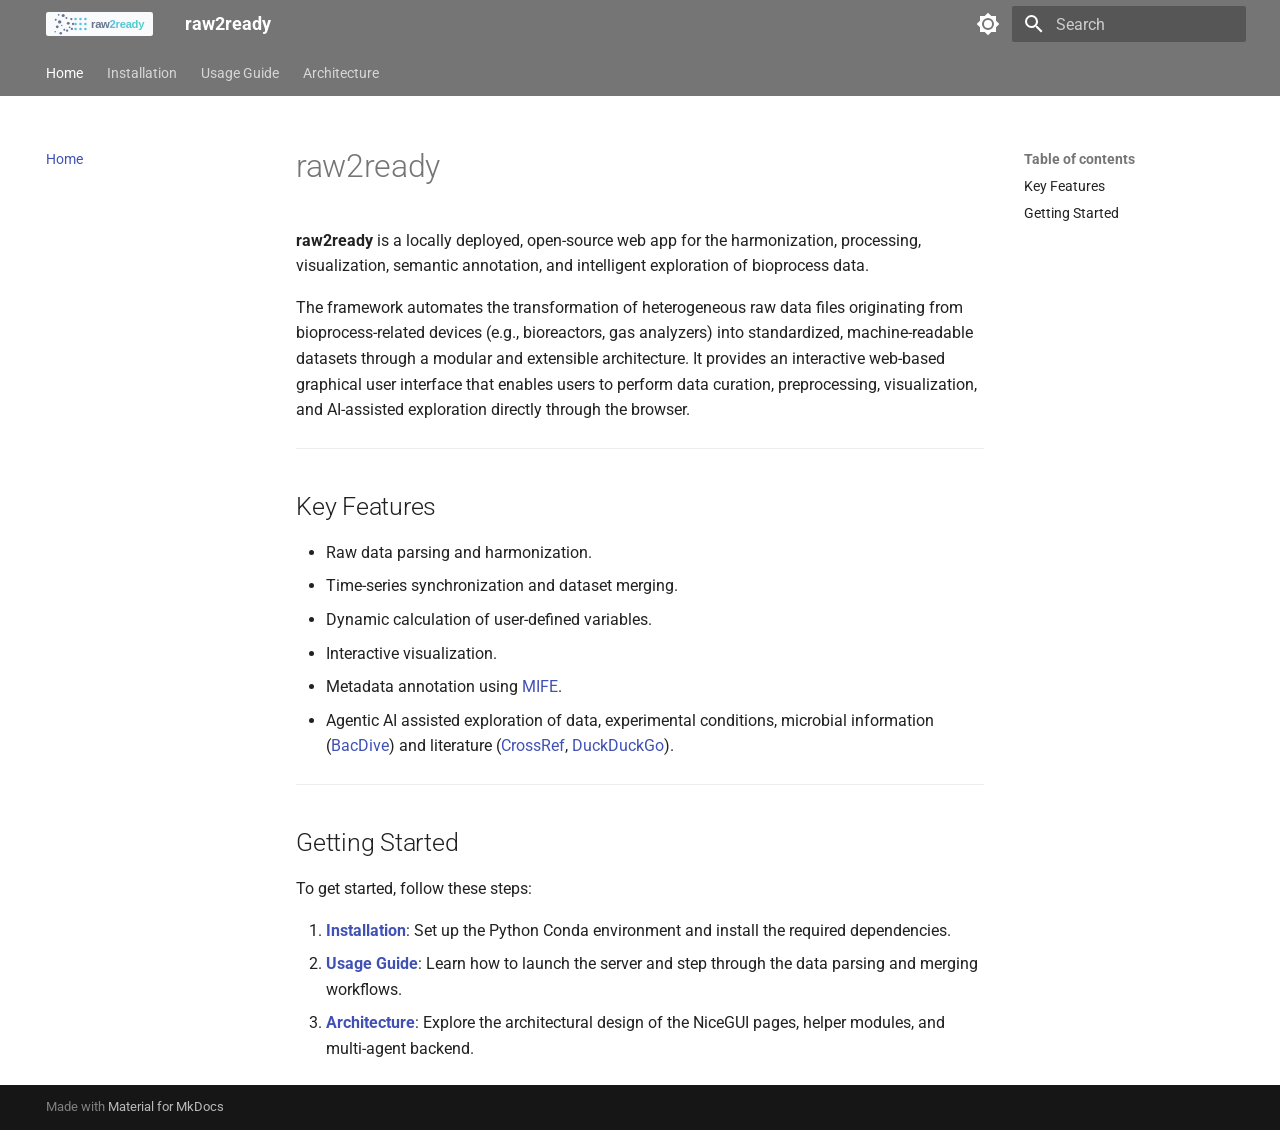
<file: index.html>
<!doctype html>
<html lang="en" class="no-js">
  <head>
    
      <meta charset="utf-8">
      <meta name="viewport" content="width=device-width,initial-scale=1">
      
        <meta name="description" content="Bioprocess Data Curation Platform with AI-Assisted Exploration">
      
      
        <meta name="author" content="Georgakilas Lab / Athena RC">
      
      
        <link rel="canonical" href="https://GeorgakilasLab.github.io/raw2ready/">
      
      
      
        <link rel="next" href="installation/">
      
      
        
      
      
      <link rel="icon" href="assets/images/raw2ready_favicon.svg">
      <meta name="generator" content="mkdocs-1.6.1, mkdocs-material-9.7.6">
    
    
      
        <title>raw2ready</title>
      
    
    
      <link rel="stylesheet" href="assets/stylesheets/main.484c7ddc.min.css">
      
        
        <link rel="stylesheet" href="assets/stylesheets/palette.ab4e12ef.min.css">
      
      


    
    
      
    
    
      
        
        
        <link rel="preconnect" href="https://fonts.gstatic.com" crossorigin>
        <link rel="stylesheet" href="https://fonts.googleapis.com/css?family=Roboto:300,300i,400,400i,700,700i%7CRoboto+Mono:400,400i,700,700i&display=fallback">
        <style>:root{--md-text-font:"Roboto";--md-code-font:"Roboto Mono"}</style>
      
    
    
      <link rel="stylesheet" href="assets/custom.css">
    
    <script>__md_scope=new URL(".",location),__md_hash=e=>[...e].reduce(((e,_)=>(e<<5)-e+_.charCodeAt(0)),0),__md_get=(e,_=localStorage,t=__md_scope)=>JSON.parse(_.getItem(t.pathname+"."+e)),__md_set=(e,_,t=localStorage,a=__md_scope)=>{try{t.setItem(a.pathname+"."+e,JSON.stringify(_))}catch(e){}}</script>
    
      

    
    
  </head>
  
  
    
    
      
    
    
    
    
    <body dir="ltr" data-md-color-scheme="default" data-md-color-primary="grey" data-md-color-accent="orange">
  
    
    <input class="md-toggle" data-md-toggle="drawer" type="checkbox" id="__drawer" autocomplete="off">
    <input class="md-toggle" data-md-toggle="search" type="checkbox" id="__search" autocomplete="off">
    <label class="md-overlay" for="__drawer"></label>
    <div data-md-component="skip">
      
        
        <a href="#raw2ready" class="md-skip">
          Skip to content
        </a>
      
    </div>
    <div data-md-component="announce">
      
    </div>
    
    
      

<header class="md-header" data-md-component="header">
  <nav class="md-header__inner md-grid" aria-label="Header">
    <a href="." title="raw2ready" class="md-header__button md-logo" aria-label="raw2ready" data-md-component="logo">
      
  <img src="assets/images/raw2ready.svg" alt="logo">

    </a>
    <label class="md-header__button md-icon" for="__drawer">
      
      <svg xmlns="http://www.w3.org/2000/svg" viewBox="0 0 24 24"><path d="M3 6h18v2H3zm0 5h18v2H3zm0 5h18v2H3z"/></svg>
    </label>
    <div class="md-header__title" data-md-component="header-title">
      <div class="md-header__ellipsis">
        <div class="md-header__topic">
          <span class="md-ellipsis">
            raw2ready
          </span>
        </div>
        <div class="md-header__topic" data-md-component="header-topic">
          <span class="md-ellipsis">
            
              Home
            
          </span>
        </div>
      </div>
    </div>
    
      
        <form class="md-header__option" data-md-component="palette">
  
    
    
    
    <input class="md-option" data-md-color-media="(prefers-color-scheme: light)" data-md-color-scheme="default" data-md-color-primary="grey" data-md-color-accent="orange"  aria-label="Switch to dark mode"  type="radio" name="__palette" id="__palette_0">
    
      <label class="md-header__button md-icon" title="Switch to dark mode" for="__palette_1" hidden>
        <svg xmlns="http://www.w3.org/2000/svg" viewBox="0 0 24 24"><path d="M12 8a4 4 0 0 0-4 4 4 4 0 0 0 4 4 4 4 0 0 0 4-4 4 4 0 0 0-4-4m0 10a6 6 0 0 1-6-6 6 6 0 0 1 6-6 6 6 0 0 1 6 6 6 6 0 0 1-6 6m8-9.31V4h-4.69L12 .69 8.69 4H4v4.69L.69 12 4 15.31V20h4.69L12 23.31 15.31 20H20v-4.69L23.31 12z"/></svg>
      </label>
    
  
    
    
    
    <input class="md-option" data-md-color-media="(prefers-color-scheme: dark)" data-md-color-scheme="slate" data-md-color-primary="grey" data-md-color-accent="orange"  aria-label="Switch to light mode"  type="radio" name="__palette" id="__palette_1">
    
      <label class="md-header__button md-icon" title="Switch to light mode" for="__palette_0" hidden>
        <svg xmlns="http://www.w3.org/2000/svg" viewBox="0 0 24 24"><path d="M12 18c-.89 0-1.74-.2-2.5-.55C11.56 16.5 13 14.42 13 12s-1.44-4.5-3.5-5.45C10.26 6.2 11.11 6 12 6a6 6 0 0 1 6 6 6 6 0 0 1-6 6m8-9.31V4h-4.69L12 .69 8.69 4H4v4.69L.69 12 4 15.31V20h4.69L12 23.31 15.31 20H20v-4.69L23.31 12z"/></svg>
      </label>
    
  
</form>
      
    
    
      <script>var palette=__md_get("__palette");if(palette&&palette.color){if("(prefers-color-scheme)"===palette.color.media){var media=matchMedia("(prefers-color-scheme: light)"),input=document.querySelector(media.matches?"[data-md-color-media='(prefers-color-scheme: light)']":"[data-md-color-media='(prefers-color-scheme: dark)']");palette.color.media=input.getAttribute("data-md-color-media"),palette.color.scheme=input.getAttribute("data-md-color-scheme"),palette.color.primary=input.getAttribute("data-md-color-primary"),palette.color.accent=input.getAttribute("data-md-color-accent")}for(var[key,value]of Object.entries(palette.color))document.body.setAttribute("data-md-color-"+key,value)}</script>
    
    
    
      
      
        <label class="md-header__button md-icon" for="__search">
          
          <svg xmlns="http://www.w3.org/2000/svg" viewBox="0 0 24 24"><path d="M9.5 3A6.5 6.5 0 0 1 16 9.5c0 1.61-.59 3.09-1.56 4.23l.27.27h.79l5 5-1.5 1.5-5-5v-.79l-.27-.27A6.52 6.52 0 0 1 9.5 16 6.5 6.5 0 0 1 3 9.5 6.5 6.5 0 0 1 9.5 3m0 2C7 5 5 7 5 9.5S7 14 9.5 14 14 12 14 9.5 12 5 9.5 5"/></svg>
        </label>
        <div class="md-search" data-md-component="search" role="dialog">
  <label class="md-search__overlay" for="__search"></label>
  <div class="md-search__inner" role="search">
    <form class="md-search__form" name="search">
      <input type="text" class="md-search__input" name="query" aria-label="Search" placeholder="Search" autocapitalize="off" autocorrect="off" autocomplete="off" spellcheck="false" data-md-component="search-query" required>
      <label class="md-search__icon md-icon" for="__search">
        
        <svg xmlns="http://www.w3.org/2000/svg" viewBox="0 0 24 24"><path d="M9.5 3A6.5 6.5 0 0 1 16 9.5c0 1.61-.59 3.09-1.56 4.23l.27.27h.79l5 5-1.5 1.5-5-5v-.79l-.27-.27A6.52 6.52 0 0 1 9.5 16 6.5 6.5 0 0 1 3 9.5 6.5 6.5 0 0 1 9.5 3m0 2C7 5 5 7 5 9.5S7 14 9.5 14 14 12 14 9.5 12 5 9.5 5"/></svg>
        
        <svg xmlns="http://www.w3.org/2000/svg" viewBox="0 0 24 24"><path d="M20 11v2H8l5.5 5.5-1.42 1.42L4.16 12l7.92-7.92L13.5 5.5 8 11z"/></svg>
      </label>
      <nav class="md-search__options" aria-label="Search">
        
        <button type="reset" class="md-search__icon md-icon" title="Clear" aria-label="Clear" tabindex="-1">
          
          <svg xmlns="http://www.w3.org/2000/svg" viewBox="0 0 24 24"><path d="M19 6.41 17.59 5 12 10.59 6.41 5 5 6.41 10.59 12 5 17.59 6.41 19 12 13.41 17.59 19 19 17.59 13.41 12z"/></svg>
        </button>
      </nav>
      
    </form>
    <div class="md-search__output">
      <div class="md-search__scrollwrap" tabindex="0" data-md-scrollfix>
        <div class="md-search-result" data-md-component="search-result">
          <div class="md-search-result__meta">
            Initializing search
          </div>
          <ol class="md-search-result__list" role="presentation"></ol>
        </div>
      </div>
    </div>
  </div>
</div>
      
    
    
  </nav>
  
</header>
    
    <div class="md-container" data-md-component="container">
      
      
        
          
            
<nav class="md-tabs" aria-label="Tabs" data-md-component="tabs">
  <div class="md-grid">
    <ul class="md-tabs__list">
      
        
  
  
  
    
  
  
    <li class="md-tabs__item md-tabs__item--active">
      <a href="." class="md-tabs__link">
        
  
  
    
  
  Home

      </a>
    </li>
  

      
        
  
  
  
  
    <li class="md-tabs__item">
      <a href="installation/" class="md-tabs__link">
        
  
  
    
  
  Installation

      </a>
    </li>
  

      
        
  
  
  
  
    <li class="md-tabs__item">
      <a href="usage/" class="md-tabs__link">
        
  
  
    
  
  Usage Guide

      </a>
    </li>
  

      
        
  
  
  
  
    <li class="md-tabs__item">
      <a href="architecture/" class="md-tabs__link">
        
  
  
    
  
  Architecture

      </a>
    </li>
  

      
    </ul>
  </div>
</nav>
          
        
      
      <main class="md-main" data-md-component="main">
        <div class="md-main__inner md-grid">
          
            
              
              <div class="md-sidebar md-sidebar--primary" data-md-component="sidebar" data-md-type="navigation" >
                <div class="md-sidebar__scrollwrap">
                  <div class="md-sidebar__inner">
                    


  


<nav class="md-nav md-nav--primary md-nav--lifted" aria-label="Navigation" data-md-level="0">
  <label class="md-nav__title" for="__drawer">
    <a href="." title="raw2ready" class="md-nav__button md-logo" aria-label="raw2ready" data-md-component="logo">
      
  <img src="assets/images/raw2ready.svg" alt="logo">

    </a>
    raw2ready
  </label>
  
  <ul class="md-nav__list" data-md-scrollfix>
    
      
      
  
  
    
  
  
  
    <li class="md-nav__item md-nav__item--active">
      
      <input class="md-nav__toggle md-toggle" type="checkbox" id="__toc">
      
      
        
      
      
        <label class="md-nav__link md-nav__link--active" for="__toc">
          
  
  
  <span class="md-ellipsis">
    
  
    Home
  

    
  </span>
  
  

          <span class="md-nav__icon md-icon"></span>
        </label>
      
      <a href="." class="md-nav__link md-nav__link--active">
        
  
  
  <span class="md-ellipsis">
    
  
    Home
  

    
  </span>
  
  

      </a>
      
        

<nav class="md-nav md-nav--secondary" aria-label="Table of contents">
  
  
  
    
  
  
    <label class="md-nav__title" for="__toc">
      <span class="md-nav__icon md-icon"></span>
      Table of contents
    </label>
    <ul class="md-nav__list" data-md-component="toc" data-md-scrollfix>
      
        <li class="md-nav__item">
  <a href="#key-features" class="md-nav__link">
    <span class="md-ellipsis">
      
        Key Features
      
    </span>
  </a>
  
</li>
      
        <li class="md-nav__item">
  <a href="#getting-started" class="md-nav__link">
    <span class="md-ellipsis">
      
        Getting Started
      
    </span>
  </a>
  
</li>
      
    </ul>
  
</nav>
      
    </li>
  

    
      
      
  
  
  
  
    <li class="md-nav__item">
      <a href="installation/" class="md-nav__link">
        
  
  
  <span class="md-ellipsis">
    
  
    Installation
  

    
  </span>
  
  

      </a>
    </li>
  

    
      
      
  
  
  
  
    <li class="md-nav__item">
      <a href="usage/" class="md-nav__link">
        
  
  
  <span class="md-ellipsis">
    
  
    Usage Guide
  

    
  </span>
  
  

      </a>
    </li>
  

    
      
      
  
  
  
  
    <li class="md-nav__item">
      <a href="architecture/" class="md-nav__link">
        
  
  
  <span class="md-ellipsis">
    
  
    Architecture
  

    
  </span>
  
  

      </a>
    </li>
  

    
  </ul>
</nav>
                  </div>
                </div>
              </div>
            
            
              
              <div class="md-sidebar md-sidebar--secondary" data-md-component="sidebar" data-md-type="toc" >
                <div class="md-sidebar__scrollwrap">
                  <div class="md-sidebar__inner">
                    

<nav class="md-nav md-nav--secondary" aria-label="Table of contents">
  
  
  
    
  
  
    <label class="md-nav__title" for="__toc">
      <span class="md-nav__icon md-icon"></span>
      Table of contents
    </label>
    <ul class="md-nav__list" data-md-component="toc" data-md-scrollfix>
      
        <li class="md-nav__item">
  <a href="#key-features" class="md-nav__link">
    <span class="md-ellipsis">
      
        Key Features
      
    </span>
  </a>
  
</li>
      
        <li class="md-nav__item">
  <a href="#getting-started" class="md-nav__link">
    <span class="md-ellipsis">
      
        Getting Started
      
    </span>
  </a>
  
</li>
      
    </ul>
  
</nav>
                  </div>
                </div>
              </div>
            
          
          
            <div class="md-content" data-md-component="content">
              
              <article class="md-content__inner md-typeset">
                
                  



<h1 id="raw2ready">raw2ready</h1>
<p><strong>raw2ready</strong> is a locally deployed, open-source web app for the harmonization, processing, visualization, semantic annotation, and intelligent exploration of bioprocess data.</p>
<p>The framework automates the transformation of heterogeneous raw data files originating from bioprocess-related devices (e.g., bioreactors, gas analyzers) into standardized, machine-readable datasets through a modular and extensible architecture. It provides an interactive web-based graphical user interface that enables users to perform data curation, preprocessing, visualization, and AI-assisted exploration directly through the browser.</p>
<hr />
<h2 id="key-features">Key Features</h2>
<ul>
<li>Raw data parsing and harmonization.</li>
<li>Time-series synchronization and dataset merging.</li>
<li>Dynamic calculation of user-defined variables.</li>
<li>Interactive visualization.</li>
<li>Metadata annotation using <a href="https://doi.org/10.1093/gigascience/giag038">MIFE</a>.</li>
<li>Agentic AI assisted exploration of data, experimental conditions, microbial information (<a href="https://bacdive.dsmz.de/">BacDive</a>) and literature (<a href="https://www.crossref.org/">CrossRef</a>, <a href="https://duckduckgo.com/">DuckDuckGo</a>).</li>
</ul>
<hr />
<h2 id="getting-started">Getting Started</h2>
<p>To get started, follow these steps:</p>
<ol>
<li><strong><a href="installation/">Installation</a></strong>: Set up the Python Conda environment and install the required dependencies.</li>
<li><strong><a href="usage/">Usage Guide</a></strong>: Learn how to launch the server and step through the data parsing and merging workflows.</li>
<li><strong><a href="architecture/">Architecture</a></strong>: Explore the architectural design of the NiceGUI pages, helper modules, and multi-agent backend.</li>
</ol>












                
              </article>
            </div>
          
          
<script>var target=document.getElementById(location.hash.slice(1));target&&target.name&&(target.checked=target.name.startsWith("__tabbed_"))</script>
        </div>
        
      </main>
      
        <footer class="md-footer">
  
  <div class="md-footer-meta md-typeset">
    <div class="md-footer-meta__inner md-grid">
      <div class="md-copyright">
  
  
    Made with
    <a href="https://squidfunk.github.io/mkdocs-material/" target="_blank" rel="noopener">
      Material for MkDocs
    </a>
  
</div>
      
    </div>
  </div>
</footer>
      
    </div>
    <div class="md-dialog" data-md-component="dialog">
      <div class="md-dialog__inner md-typeset"></div>
    </div>
    
    
    
      
      
      <script id="__config" type="application/json">{"annotate": null, "base": ".", "features": ["navigation.tabs", "navigation.sections", "content.code.copy"], "search": "assets/javascripts/workers/search.2c215733.min.js", "tags": null, "translations": {"clipboard.copied": "Copied to clipboard", "clipboard.copy": "Copy to clipboard", "search.result.more.one": "1 more on this page", "search.result.more.other": "# more on this page", "search.result.none": "No matching documents", "search.result.one": "1 matching document", "search.result.other": "# matching documents", "search.result.placeholder": "Type to start searching", "search.result.term.missing": "Missing", "select.version": "Select version"}, "version": null}</script>
    
    
      <script src="assets/javascripts/bundle.79ae519e.min.js"></script>
      
    
  </body>
</html>
</file>
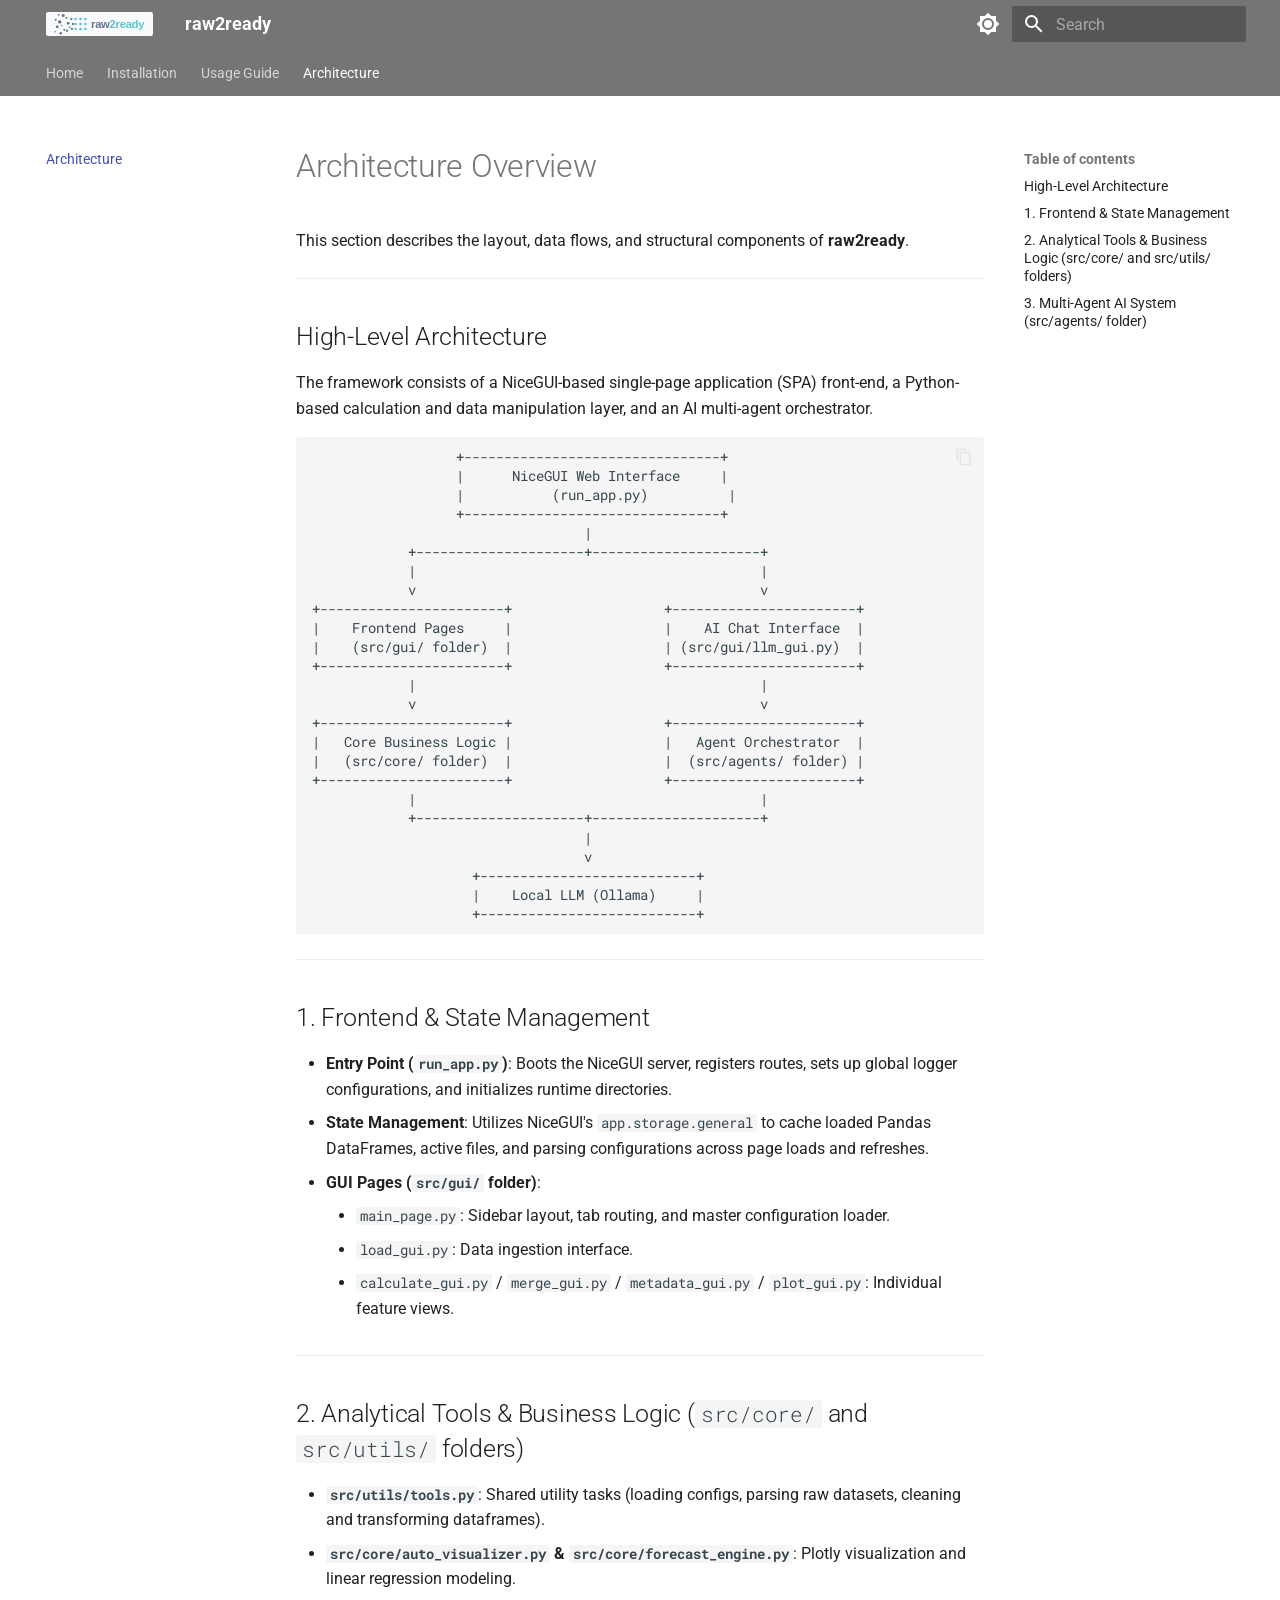
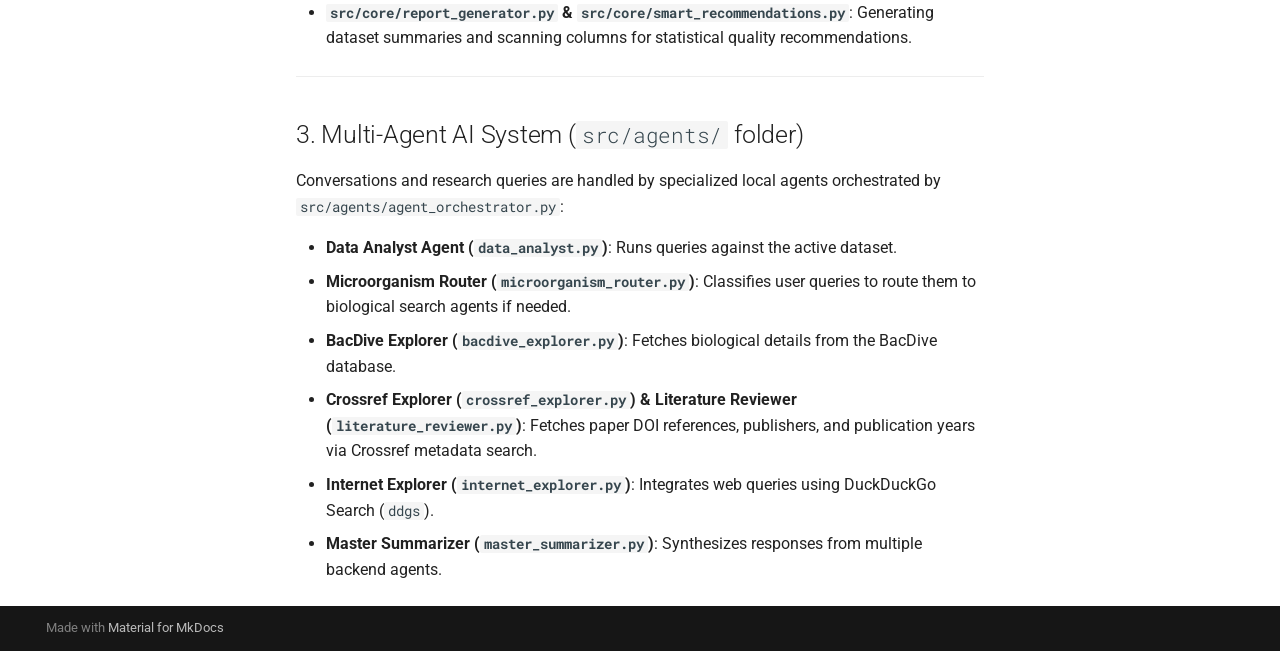
<file: architecture/index.html>
<!doctype html>
<html lang="en" class="no-js">
  <head>
    
      <meta charset="utf-8">
      <meta name="viewport" content="width=device-width,initial-scale=1">
      
        <meta name="description" content="Bioprocess Data Curation Platform with AI-Assisted Exploration">
      
      
        <meta name="author" content="Georgakilas Lab / Athena RC">
      
      
        <link rel="canonical" href="https://GeorgakilasLab.github.io/raw2ready/architecture/">
      
      
        <link rel="prev" href="../usage/">
      
      
      
        
      
      
      <link rel="icon" href="../assets/images/raw2ready_favicon.svg">
      <meta name="generator" content="mkdocs-1.6.1, mkdocs-material-9.7.6">
    
    
      
        <title>Architecture - raw2ready</title>
      
    
    
      <link rel="stylesheet" href="../assets/stylesheets/main.484c7ddc.min.css">
      
        
        <link rel="stylesheet" href="../assets/stylesheets/palette.ab4e12ef.min.css">
      
      


    
    
      
    
    
      
        
        
        <link rel="preconnect" href="https://fonts.gstatic.com" crossorigin>
        <link rel="stylesheet" href="https://fonts.googleapis.com/css?family=Roboto:300,300i,400,400i,700,700i%7CRoboto+Mono:400,400i,700,700i&display=fallback">
        <style>:root{--md-text-font:"Roboto";--md-code-font:"Roboto Mono"}</style>
      
    
    
      <link rel="stylesheet" href="../assets/custom.css">
    
    <script>__md_scope=new URL("..",location),__md_hash=e=>[...e].reduce(((e,_)=>(e<<5)-e+_.charCodeAt(0)),0),__md_get=(e,_=localStorage,t=__md_scope)=>JSON.parse(_.getItem(t.pathname+"."+e)),__md_set=(e,_,t=localStorage,a=__md_scope)=>{try{t.setItem(a.pathname+"."+e,JSON.stringify(_))}catch(e){}}</script>
    
      

    
    
  </head>
  
  
    
    
      
    
    
    
    
    <body dir="ltr" data-md-color-scheme="default" data-md-color-primary="grey" data-md-color-accent="orange">
  
    
    <input class="md-toggle" data-md-toggle="drawer" type="checkbox" id="__drawer" autocomplete="off">
    <input class="md-toggle" data-md-toggle="search" type="checkbox" id="__search" autocomplete="off">
    <label class="md-overlay" for="__drawer"></label>
    <div data-md-component="skip">
      
        
        <a href="#architecture-overview" class="md-skip">
          Skip to content
        </a>
      
    </div>
    <div data-md-component="announce">
      
    </div>
    
    
      

<header class="md-header" data-md-component="header">
  <nav class="md-header__inner md-grid" aria-label="Header">
    <a href=".." title="raw2ready" class="md-header__button md-logo" aria-label="raw2ready" data-md-component="logo">
      
  <img src="../assets/images/raw2ready.svg" alt="logo">

    </a>
    <label class="md-header__button md-icon" for="__drawer">
      
      <svg xmlns="http://www.w3.org/2000/svg" viewBox="0 0 24 24"><path d="M3 6h18v2H3zm0 5h18v2H3zm0 5h18v2H3z"/></svg>
    </label>
    <div class="md-header__title" data-md-component="header-title">
      <div class="md-header__ellipsis">
        <div class="md-header__topic">
          <span class="md-ellipsis">
            raw2ready
          </span>
        </div>
        <div class="md-header__topic" data-md-component="header-topic">
          <span class="md-ellipsis">
            
              Architecture
            
          </span>
        </div>
      </div>
    </div>
    
      
        <form class="md-header__option" data-md-component="palette">
  
    
    
    
    <input class="md-option" data-md-color-media="(prefers-color-scheme: light)" data-md-color-scheme="default" data-md-color-primary="grey" data-md-color-accent="orange"  aria-label="Switch to dark mode"  type="radio" name="__palette" id="__palette_0">
    
      <label class="md-header__button md-icon" title="Switch to dark mode" for="__palette_1" hidden>
        <svg xmlns="http://www.w3.org/2000/svg" viewBox="0 0 24 24"><path d="M12 8a4 4 0 0 0-4 4 4 4 0 0 0 4 4 4 4 0 0 0 4-4 4 4 0 0 0-4-4m0 10a6 6 0 0 1-6-6 6 6 0 0 1 6-6 6 6 0 0 1 6 6 6 6 0 0 1-6 6m8-9.31V4h-4.69L12 .69 8.69 4H4v4.69L.69 12 4 15.31V20h4.69L12 23.31 15.31 20H20v-4.69L23.31 12z"/></svg>
      </label>
    
  
    
    
    
    <input class="md-option" data-md-color-media="(prefers-color-scheme: dark)" data-md-color-scheme="slate" data-md-color-primary="grey" data-md-color-accent="orange"  aria-label="Switch to light mode"  type="radio" name="__palette" id="__palette_1">
    
      <label class="md-header__button md-icon" title="Switch to light mode" for="__palette_0" hidden>
        <svg xmlns="http://www.w3.org/2000/svg" viewBox="0 0 24 24"><path d="M12 18c-.89 0-1.74-.2-2.5-.55C11.56 16.5 13 14.42 13 12s-1.44-4.5-3.5-5.45C10.26 6.2 11.11 6 12 6a6 6 0 0 1 6 6 6 6 0 0 1-6 6m8-9.31V4h-4.69L12 .69 8.69 4H4v4.69L.69 12 4 15.31V20h4.69L12 23.31 15.31 20H20v-4.69L23.31 12z"/></svg>
      </label>
    
  
</form>
      
    
    
      <script>var palette=__md_get("__palette");if(palette&&palette.color){if("(prefers-color-scheme)"===palette.color.media){var media=matchMedia("(prefers-color-scheme: light)"),input=document.querySelector(media.matches?"[data-md-color-media='(prefers-color-scheme: light)']":"[data-md-color-media='(prefers-color-scheme: dark)']");palette.color.media=input.getAttribute("data-md-color-media"),palette.color.scheme=input.getAttribute("data-md-color-scheme"),palette.color.primary=input.getAttribute("data-md-color-primary"),palette.color.accent=input.getAttribute("data-md-color-accent")}for(var[key,value]of Object.entries(palette.color))document.body.setAttribute("data-md-color-"+key,value)}</script>
    
    
    
      
      
        <label class="md-header__button md-icon" for="__search">
          
          <svg xmlns="http://www.w3.org/2000/svg" viewBox="0 0 24 24"><path d="M9.5 3A6.5 6.5 0 0 1 16 9.5c0 1.61-.59 3.09-1.56 4.23l.27.27h.79l5 5-1.5 1.5-5-5v-.79l-.27-.27A6.52 6.52 0 0 1 9.5 16 6.5 6.5 0 0 1 3 9.5 6.5 6.5 0 0 1 9.5 3m0 2C7 5 5 7 5 9.5S7 14 9.5 14 14 12 14 9.5 12 5 9.5 5"/></svg>
        </label>
        <div class="md-search" data-md-component="search" role="dialog">
  <label class="md-search__overlay" for="__search"></label>
  <div class="md-search__inner" role="search">
    <form class="md-search__form" name="search">
      <input type="text" class="md-search__input" name="query" aria-label="Search" placeholder="Search" autocapitalize="off" autocorrect="off" autocomplete="off" spellcheck="false" data-md-component="search-query" required>
      <label class="md-search__icon md-icon" for="__search">
        
        <svg xmlns="http://www.w3.org/2000/svg" viewBox="0 0 24 24"><path d="M9.5 3A6.5 6.5 0 0 1 16 9.5c0 1.61-.59 3.09-1.56 4.23l.27.27h.79l5 5-1.5 1.5-5-5v-.79l-.27-.27A6.52 6.52 0 0 1 9.5 16 6.5 6.5 0 0 1 3 9.5 6.5 6.5 0 0 1 9.5 3m0 2C7 5 5 7 5 9.5S7 14 9.5 14 14 12 14 9.5 12 5 9.5 5"/></svg>
        
        <svg xmlns="http://www.w3.org/2000/svg" viewBox="0 0 24 24"><path d="M20 11v2H8l5.5 5.5-1.42 1.42L4.16 12l7.92-7.92L13.5 5.5 8 11z"/></svg>
      </label>
      <nav class="md-search__options" aria-label="Search">
        
        <button type="reset" class="md-search__icon md-icon" title="Clear" aria-label="Clear" tabindex="-1">
          
          <svg xmlns="http://www.w3.org/2000/svg" viewBox="0 0 24 24"><path d="M19 6.41 17.59 5 12 10.59 6.41 5 5 6.41 10.59 12 5 17.59 6.41 19 12 13.41 17.59 19 19 17.59 13.41 12z"/></svg>
        </button>
      </nav>
      
    </form>
    <div class="md-search__output">
      <div class="md-search__scrollwrap" tabindex="0" data-md-scrollfix>
        <div class="md-search-result" data-md-component="search-result">
          <div class="md-search-result__meta">
            Initializing search
          </div>
          <ol class="md-search-result__list" role="presentation"></ol>
        </div>
      </div>
    </div>
  </div>
</div>
      
    
    
  </nav>
  
</header>
    
    <div class="md-container" data-md-component="container">
      
      
        
          
            
<nav class="md-tabs" aria-label="Tabs" data-md-component="tabs">
  <div class="md-grid">
    <ul class="md-tabs__list">
      
        
  
  
  
  
    <li class="md-tabs__item">
      <a href=".." class="md-tabs__link">
        
  
  
    
  
  Home

      </a>
    </li>
  

      
        
  
  
  
  
    <li class="md-tabs__item">
      <a href="../installation/" class="md-tabs__link">
        
  
  
    
  
  Installation

      </a>
    </li>
  

      
        
  
  
  
  
    <li class="md-tabs__item">
      <a href="../usage/" class="md-tabs__link">
        
  
  
    
  
  Usage Guide

      </a>
    </li>
  

      
        
  
  
  
    
  
  
    <li class="md-tabs__item md-tabs__item--active">
      <a href="./" class="md-tabs__link">
        
  
  
    
  
  Architecture

      </a>
    </li>
  

      
    </ul>
  </div>
</nav>
          
        
      
      <main class="md-main" data-md-component="main">
        <div class="md-main__inner md-grid">
          
            
              
              <div class="md-sidebar md-sidebar--primary" data-md-component="sidebar" data-md-type="navigation" >
                <div class="md-sidebar__scrollwrap">
                  <div class="md-sidebar__inner">
                    


  


<nav class="md-nav md-nav--primary md-nav--lifted" aria-label="Navigation" data-md-level="0">
  <label class="md-nav__title" for="__drawer">
    <a href=".." title="raw2ready" class="md-nav__button md-logo" aria-label="raw2ready" data-md-component="logo">
      
  <img src="../assets/images/raw2ready.svg" alt="logo">

    </a>
    raw2ready
  </label>
  
  <ul class="md-nav__list" data-md-scrollfix>
    
      
      
  
  
  
  
    <li class="md-nav__item">
      <a href=".." class="md-nav__link">
        
  
  
  <span class="md-ellipsis">
    
  
    Home
  

    
  </span>
  
  

      </a>
    </li>
  

    
      
      
  
  
  
  
    <li class="md-nav__item">
      <a href="../installation/" class="md-nav__link">
        
  
  
  <span class="md-ellipsis">
    
  
    Installation
  

    
  </span>
  
  

      </a>
    </li>
  

    
      
      
  
  
  
  
    <li class="md-nav__item">
      <a href="../usage/" class="md-nav__link">
        
  
  
  <span class="md-ellipsis">
    
  
    Usage Guide
  

    
  </span>
  
  

      </a>
    </li>
  

    
      
      
  
  
    
  
  
  
    <li class="md-nav__item md-nav__item--active">
      
      <input class="md-nav__toggle md-toggle" type="checkbox" id="__toc">
      
      
        
      
      
        <label class="md-nav__link md-nav__link--active" for="__toc">
          
  
  
  <span class="md-ellipsis">
    
  
    Architecture
  

    
  </span>
  
  

          <span class="md-nav__icon md-icon"></span>
        </label>
      
      <a href="./" class="md-nav__link md-nav__link--active">
        
  
  
  <span class="md-ellipsis">
    
  
    Architecture
  

    
  </span>
  
  

      </a>
      
        

<nav class="md-nav md-nav--secondary" aria-label="Table of contents">
  
  
  
    
  
  
    <label class="md-nav__title" for="__toc">
      <span class="md-nav__icon md-icon"></span>
      Table of contents
    </label>
    <ul class="md-nav__list" data-md-component="toc" data-md-scrollfix>
      
        <li class="md-nav__item">
  <a href="#high-level-architecture" class="md-nav__link">
    <span class="md-ellipsis">
      
        High-Level Architecture
      
    </span>
  </a>
  
</li>
      
        <li class="md-nav__item">
  <a href="#1-frontend-state-management" class="md-nav__link">
    <span class="md-ellipsis">
      
        1. Frontend &amp; State Management
      
    </span>
  </a>
  
</li>
      
        <li class="md-nav__item">
  <a href="#2-analytical-tools-business-logic-srccore-and-srcutils-folders" class="md-nav__link">
    <span class="md-ellipsis">
      
        2. Analytical Tools &amp; Business Logic (src/core/ and src/utils/ folders)
      
    </span>
  </a>
  
</li>
      
        <li class="md-nav__item">
  <a href="#3-multi-agent-ai-system-srcagents-folder" class="md-nav__link">
    <span class="md-ellipsis">
      
        3. Multi-Agent AI System (src/agents/ folder)
      
    </span>
  </a>
  
</li>
      
    </ul>
  
</nav>
      
    </li>
  

    
  </ul>
</nav>
                  </div>
                </div>
              </div>
            
            
              
              <div class="md-sidebar md-sidebar--secondary" data-md-component="sidebar" data-md-type="toc" >
                <div class="md-sidebar__scrollwrap">
                  <div class="md-sidebar__inner">
                    

<nav class="md-nav md-nav--secondary" aria-label="Table of contents">
  
  
  
    
  
  
    <label class="md-nav__title" for="__toc">
      <span class="md-nav__icon md-icon"></span>
      Table of contents
    </label>
    <ul class="md-nav__list" data-md-component="toc" data-md-scrollfix>
      
        <li class="md-nav__item">
  <a href="#high-level-architecture" class="md-nav__link">
    <span class="md-ellipsis">
      
        High-Level Architecture
      
    </span>
  </a>
  
</li>
      
        <li class="md-nav__item">
  <a href="#1-frontend-state-management" class="md-nav__link">
    <span class="md-ellipsis">
      
        1. Frontend &amp; State Management
      
    </span>
  </a>
  
</li>
      
        <li class="md-nav__item">
  <a href="#2-analytical-tools-business-logic-srccore-and-srcutils-folders" class="md-nav__link">
    <span class="md-ellipsis">
      
        2. Analytical Tools &amp; Business Logic (src/core/ and src/utils/ folders)
      
    </span>
  </a>
  
</li>
      
        <li class="md-nav__item">
  <a href="#3-multi-agent-ai-system-srcagents-folder" class="md-nav__link">
    <span class="md-ellipsis">
      
        3. Multi-Agent AI System (src/agents/ folder)
      
    </span>
  </a>
  
</li>
      
    </ul>
  
</nav>
                  </div>
                </div>
              </div>
            
          
          
            <div class="md-content" data-md-component="content">
              
              <article class="md-content__inner md-typeset">
                
                  



<h1 id="architecture-overview">Architecture Overview</h1>
<p>This section describes the layout, data flows, and structural components of <strong>raw2ready</strong>.</p>
<hr />
<h2 id="high-level-architecture">High-Level Architecture</h2>
<p>The framework consists of a NiceGUI-based single-page application (SPA) front-end, a Python-based calculation and data manipulation layer, and an AI multi-agent orchestrator.</p>
<div class="highlight"><pre><span></span><code><a id="__codelineno-0-1" name="__codelineno-0-1" href="#__codelineno-0-1"></a>                  +--------------------------------+
<a id="__codelineno-0-2" name="__codelineno-0-2" href="#__codelineno-0-2"></a>                  |      NiceGUI Web Interface     |
<a id="__codelineno-0-3" name="__codelineno-0-3" href="#__codelineno-0-3"></a>                  |           (run_app.py)          |
<a id="__codelineno-0-4" name="__codelineno-0-4" href="#__codelineno-0-4"></a>                  +--------------------------------+
<a id="__codelineno-0-5" name="__codelineno-0-5" href="#__codelineno-0-5"></a>                                  |
<a id="__codelineno-0-6" name="__codelineno-0-6" href="#__codelineno-0-6"></a>            +---------------------+---------------------+
<a id="__codelineno-0-7" name="__codelineno-0-7" href="#__codelineno-0-7"></a>            |                                           |
<a id="__codelineno-0-8" name="__codelineno-0-8" href="#__codelineno-0-8"></a>            v                                           v
<a id="__codelineno-0-9" name="__codelineno-0-9" href="#__codelineno-0-9"></a>+-----------------------+                   +-----------------------+
<a id="__codelineno-0-10" name="__codelineno-0-10" href="#__codelineno-0-10"></a>|    Frontend Pages     |                   |    AI Chat Interface  |
<a id="__codelineno-0-11" name="__codelineno-0-11" href="#__codelineno-0-11"></a>|    (src/gui/ folder)  |                   | (src/gui/llm_gui.py)  |
<a id="__codelineno-0-12" name="__codelineno-0-12" href="#__codelineno-0-12"></a>+-----------------------+                   +-----------------------+
<a id="__codelineno-0-13" name="__codelineno-0-13" href="#__codelineno-0-13"></a>            |                                           |
<a id="__codelineno-0-14" name="__codelineno-0-14" href="#__codelineno-0-14"></a>            v                                           v
<a id="__codelineno-0-15" name="__codelineno-0-15" href="#__codelineno-0-15"></a>+-----------------------+                   +-----------------------+
<a id="__codelineno-0-16" name="__codelineno-0-16" href="#__codelineno-0-16"></a>|   Core Business Logic |                   |   Agent Orchestrator  |
<a id="__codelineno-0-17" name="__codelineno-0-17" href="#__codelineno-0-17"></a>|   (src/core/ folder)  |                   |  (src/agents/ folder) |
<a id="__codelineno-0-18" name="__codelineno-0-18" href="#__codelineno-0-18"></a>+-----------------------+                   +-----------------------+
<a id="__codelineno-0-19" name="__codelineno-0-19" href="#__codelineno-0-19"></a>            |                                           |
<a id="__codelineno-0-20" name="__codelineno-0-20" href="#__codelineno-0-20"></a>            +---------------------+---------------------+
<a id="__codelineno-0-21" name="__codelineno-0-21" href="#__codelineno-0-21"></a>                                  |
<a id="__codelineno-0-22" name="__codelineno-0-22" href="#__codelineno-0-22"></a>                                  v
<a id="__codelineno-0-23" name="__codelineno-0-23" href="#__codelineno-0-23"></a>                    +---------------------------+
<a id="__codelineno-0-24" name="__codelineno-0-24" href="#__codelineno-0-24"></a>                    |    Local LLM (Ollama)     |
<a id="__codelineno-0-25" name="__codelineno-0-25" href="#__codelineno-0-25"></a>                    +---------------------------+
</code></pre></div>
<hr />
<h2 id="1-frontend-state-management">1. Frontend &amp; State Management</h2>
<ul>
<li><strong>Entry Point (<code>run_app.py</code>)</strong>: Boots the NiceGUI server, registers routes, sets up global logger configurations, and initializes runtime directories.</li>
<li><strong>State Management</strong>: Utilizes NiceGUI's <code>app.storage.general</code> to cache loaded Pandas DataFrames, active files, and parsing configurations across page loads and refreshes.</li>
<li><strong>GUI Pages (<code>src/gui/</code> folder)</strong>:<ul>
<li><code>main_page.py</code>: Sidebar layout, tab routing, and master configuration loader.</li>
<li><code>load_gui.py</code>: Data ingestion interface.</li>
<li><code>calculate_gui.py</code> / <code>merge_gui.py</code> / <code>metadata_gui.py</code> / <code>plot_gui.py</code>: Individual feature views.</li>
</ul>
</li>
</ul>
<hr />
<h2 id="2-analytical-tools-business-logic-srccore-and-srcutils-folders">2. Analytical Tools &amp; Business Logic (<code>src/core/</code> and <code>src/utils/</code> folders)</h2>
<ul>
<li><strong><code>src/utils/tools.py</code></strong>: Shared utility tasks (loading configs, parsing raw datasets, cleaning and transforming dataframes).</li>
<li><strong><code>src/core/auto_visualizer.py</code> &amp; <code>src/core/forecast_engine.py</code></strong>: Plotly visualization and linear regression modeling.</li>
<li><strong><code>src/core/report_generator.py</code> &amp; <code>src/core/smart_recommendations.py</code></strong>: Generating dataset summaries and scanning columns for statistical quality recommendations.</li>
</ul>
<hr />
<h2 id="3-multi-agent-ai-system-srcagents-folder">3. Multi-Agent AI System (<code>src/agents/</code> folder)</h2>
<p>Conversations and research queries are handled by specialized local agents orchestrated by <code>src/agents/agent_orchestrator.py</code>:</p>
<ul>
<li><strong>Data Analyst Agent (<code>data_analyst.py</code>)</strong>: Runs queries against the active dataset.</li>
<li><strong>Microorganism Router (<code>microorganism_router.py</code>)</strong>: Classifies user queries to route them to biological search agents if needed.</li>
<li><strong>BacDive Explorer (<code>bacdive_explorer.py</code>)</strong>: Fetches biological details from the BacDive database.</li>
<li><strong>Crossref Explorer (<code>crossref_explorer.py</code>) &amp; Literature Reviewer (<code>literature_reviewer.py</code>)</strong>: Fetches paper DOI references, publishers, and publication years via Crossref metadata search.</li>
<li><strong>Internet Explorer (<code>internet_explorer.py</code>)</strong>: Integrates web queries using DuckDuckGo Search (<code>ddgs</code>).</li>
<li><strong>Master Summarizer (<code>master_summarizer.py</code>)</strong>: Synthesizes responses from multiple backend agents.</li>
</ul>












                
              </article>
            </div>
          
          
<script>var target=document.getElementById(location.hash.slice(1));target&&target.name&&(target.checked=target.name.startsWith("__tabbed_"))</script>
        </div>
        
      </main>
      
        <footer class="md-footer">
  
  <div class="md-footer-meta md-typeset">
    <div class="md-footer-meta__inner md-grid">
      <div class="md-copyright">
  
  
    Made with
    <a href="https://squidfunk.github.io/mkdocs-material/" target="_blank" rel="noopener">
      Material for MkDocs
    </a>
  
</div>
      
    </div>
  </div>
</footer>
      
    </div>
    <div class="md-dialog" data-md-component="dialog">
      <div class="md-dialog__inner md-typeset"></div>
    </div>
    
    
    
      
      
      <script id="__config" type="application/json">{"annotate": null, "base": "..", "features": ["navigation.tabs", "navigation.sections", "content.code.copy"], "search": "../assets/javascripts/workers/search.2c215733.min.js", "tags": null, "translations": {"clipboard.copied": "Copied to clipboard", "clipboard.copy": "Copy to clipboard", "search.result.more.one": "1 more on this page", "search.result.more.other": "# more on this page", "search.result.none": "No matching documents", "search.result.one": "1 matching document", "search.result.other": "# matching documents", "search.result.placeholder": "Type to start searching", "search.result.term.missing": "Missing", "select.version": "Select version"}, "version": null}</script>
    
    
      <script src="../assets/javascripts/bundle.79ae519e.min.js"></script>
      
    
  </body>
</html>
</file>
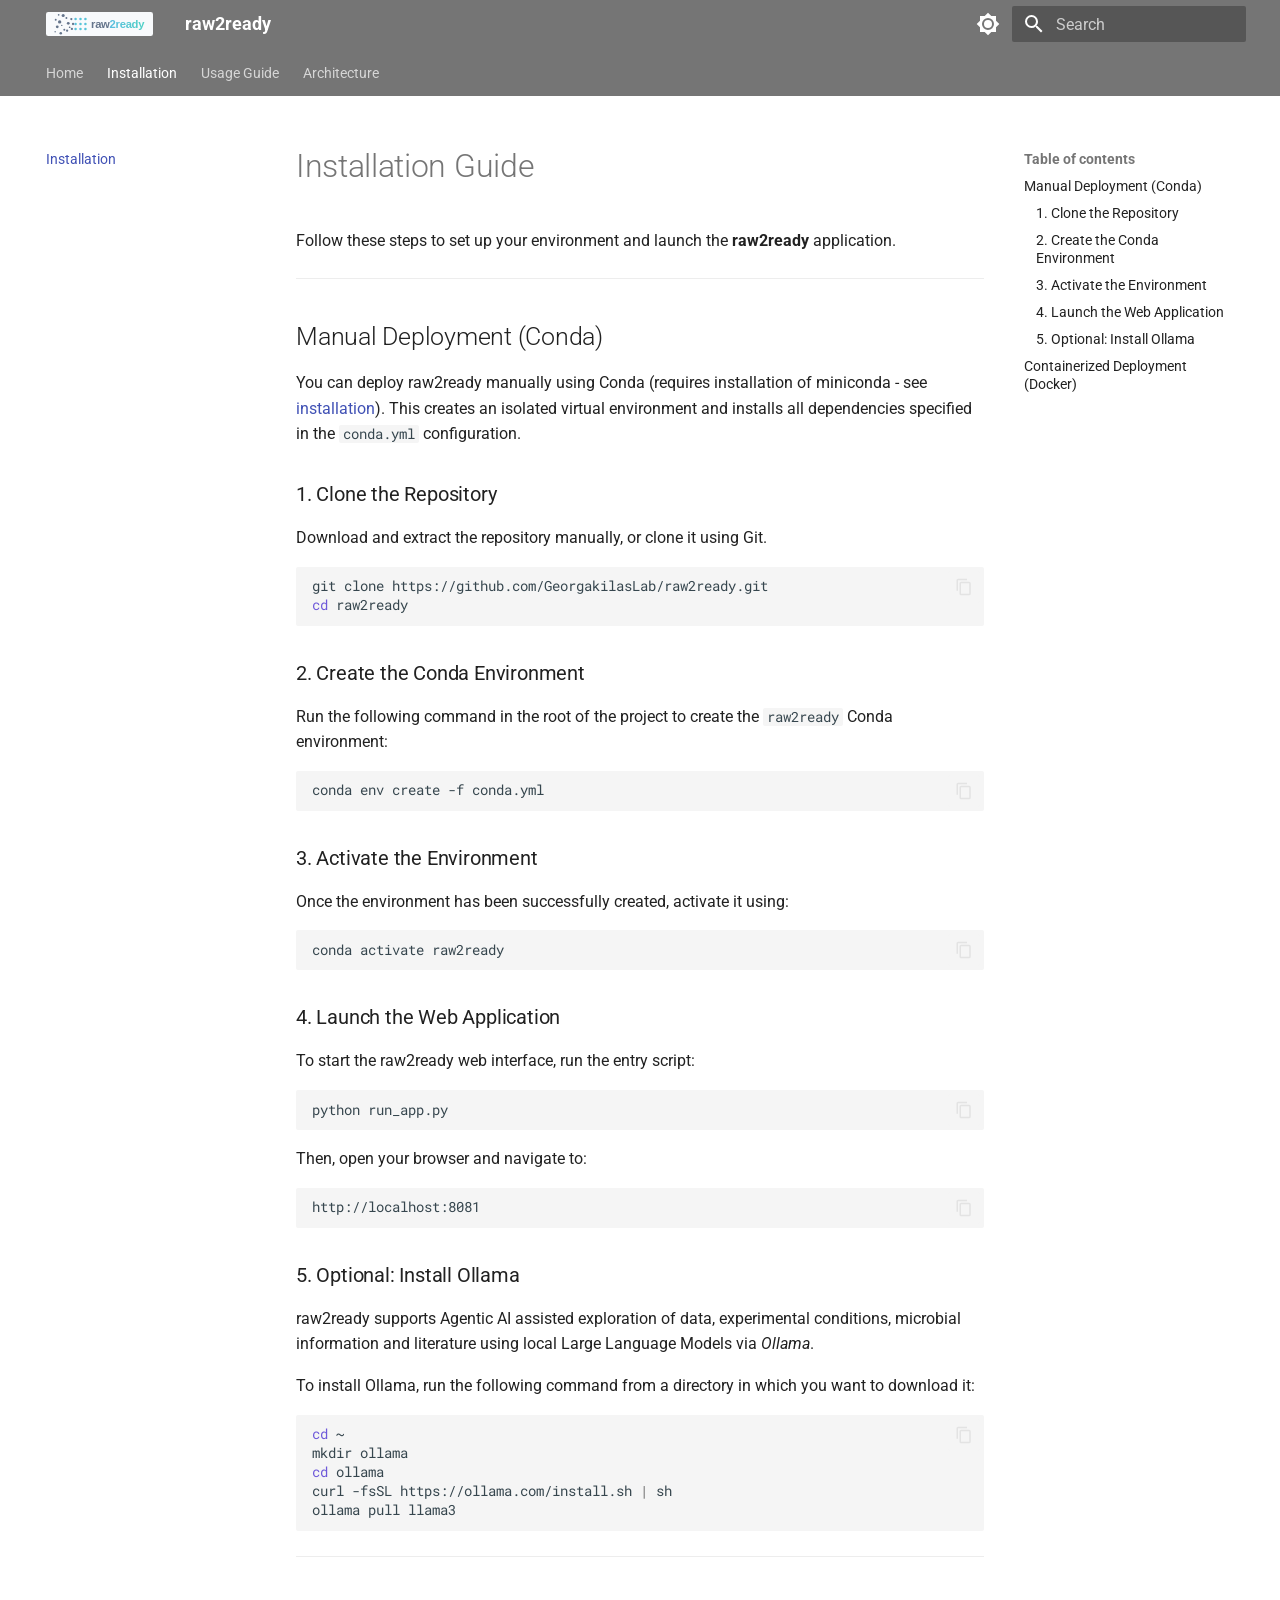
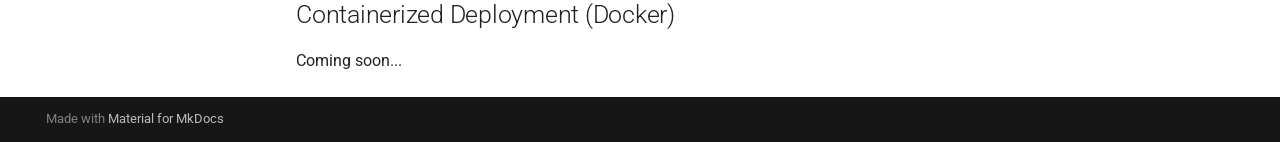
<file: installation/index.html>
<!doctype html>
<html lang="en" class="no-js">
  <head>
    
      <meta charset="utf-8">
      <meta name="viewport" content="width=device-width,initial-scale=1">
      
        <meta name="description" content="Bioprocess Data Curation Platform with AI-Assisted Exploration">
      
      
        <meta name="author" content="Georgakilas Lab / Athena RC">
      
      
        <link rel="canonical" href="https://GeorgakilasLab.github.io/raw2ready/installation/">
      
      
        <link rel="prev" href="..">
      
      
        <link rel="next" href="../usage/">
      
      
        
      
      
      <link rel="icon" href="../assets/images/raw2ready_favicon.svg">
      <meta name="generator" content="mkdocs-1.6.1, mkdocs-material-9.7.6">
    
    
      
        <title>Installation - raw2ready</title>
      
    
    
      <link rel="stylesheet" href="../assets/stylesheets/main.484c7ddc.min.css">
      
        
        <link rel="stylesheet" href="../assets/stylesheets/palette.ab4e12ef.min.css">
      
      


    
    
      
    
    
      
        
        
        <link rel="preconnect" href="https://fonts.gstatic.com" crossorigin>
        <link rel="stylesheet" href="https://fonts.googleapis.com/css?family=Roboto:300,300i,400,400i,700,700i%7CRoboto+Mono:400,400i,700,700i&display=fallback">
        <style>:root{--md-text-font:"Roboto";--md-code-font:"Roboto Mono"}</style>
      
    
    
      <link rel="stylesheet" href="../assets/custom.css">
    
    <script>__md_scope=new URL("..",location),__md_hash=e=>[...e].reduce(((e,_)=>(e<<5)-e+_.charCodeAt(0)),0),__md_get=(e,_=localStorage,t=__md_scope)=>JSON.parse(_.getItem(t.pathname+"."+e)),__md_set=(e,_,t=localStorage,a=__md_scope)=>{try{t.setItem(a.pathname+"."+e,JSON.stringify(_))}catch(e){}}</script>
    
      

    
    
  </head>
  
  
    
    
      
    
    
    
    
    <body dir="ltr" data-md-color-scheme="default" data-md-color-primary="grey" data-md-color-accent="orange">
  
    
    <input class="md-toggle" data-md-toggle="drawer" type="checkbox" id="__drawer" autocomplete="off">
    <input class="md-toggle" data-md-toggle="search" type="checkbox" id="__search" autocomplete="off">
    <label class="md-overlay" for="__drawer"></label>
    <div data-md-component="skip">
      
        
        <a href="#installation-guide" class="md-skip">
          Skip to content
        </a>
      
    </div>
    <div data-md-component="announce">
      
    </div>
    
    
      

<header class="md-header" data-md-component="header">
  <nav class="md-header__inner md-grid" aria-label="Header">
    <a href=".." title="raw2ready" class="md-header__button md-logo" aria-label="raw2ready" data-md-component="logo">
      
  <img src="../assets/images/raw2ready.svg" alt="logo">

    </a>
    <label class="md-header__button md-icon" for="__drawer">
      
      <svg xmlns="http://www.w3.org/2000/svg" viewBox="0 0 24 24"><path d="M3 6h18v2H3zm0 5h18v2H3zm0 5h18v2H3z"/></svg>
    </label>
    <div class="md-header__title" data-md-component="header-title">
      <div class="md-header__ellipsis">
        <div class="md-header__topic">
          <span class="md-ellipsis">
            raw2ready
          </span>
        </div>
        <div class="md-header__topic" data-md-component="header-topic">
          <span class="md-ellipsis">
            
              Installation
            
          </span>
        </div>
      </div>
    </div>
    
      
        <form class="md-header__option" data-md-component="palette">
  
    
    
    
    <input class="md-option" data-md-color-media="(prefers-color-scheme: light)" data-md-color-scheme="default" data-md-color-primary="grey" data-md-color-accent="orange"  aria-label="Switch to dark mode"  type="radio" name="__palette" id="__palette_0">
    
      <label class="md-header__button md-icon" title="Switch to dark mode" for="__palette_1" hidden>
        <svg xmlns="http://www.w3.org/2000/svg" viewBox="0 0 24 24"><path d="M12 8a4 4 0 0 0-4 4 4 4 0 0 0 4 4 4 4 0 0 0 4-4 4 4 0 0 0-4-4m0 10a6 6 0 0 1-6-6 6 6 0 0 1 6-6 6 6 0 0 1 6 6 6 6 0 0 1-6 6m8-9.31V4h-4.69L12 .69 8.69 4H4v4.69L.69 12 4 15.31V20h4.69L12 23.31 15.31 20H20v-4.69L23.31 12z"/></svg>
      </label>
    
  
    
    
    
    <input class="md-option" data-md-color-media="(prefers-color-scheme: dark)" data-md-color-scheme="slate" data-md-color-primary="grey" data-md-color-accent="orange"  aria-label="Switch to light mode"  type="radio" name="__palette" id="__palette_1">
    
      <label class="md-header__button md-icon" title="Switch to light mode" for="__palette_0" hidden>
        <svg xmlns="http://www.w3.org/2000/svg" viewBox="0 0 24 24"><path d="M12 18c-.89 0-1.74-.2-2.5-.55C11.56 16.5 13 14.42 13 12s-1.44-4.5-3.5-5.45C10.26 6.2 11.11 6 12 6a6 6 0 0 1 6 6 6 6 0 0 1-6 6m8-9.31V4h-4.69L12 .69 8.69 4H4v4.69L.69 12 4 15.31V20h4.69L12 23.31 15.31 20H20v-4.69L23.31 12z"/></svg>
      </label>
    
  
</form>
      
    
    
      <script>var palette=__md_get("__palette");if(palette&&palette.color){if("(prefers-color-scheme)"===palette.color.media){var media=matchMedia("(prefers-color-scheme: light)"),input=document.querySelector(media.matches?"[data-md-color-media='(prefers-color-scheme: light)']":"[data-md-color-media='(prefers-color-scheme: dark)']");palette.color.media=input.getAttribute("data-md-color-media"),palette.color.scheme=input.getAttribute("data-md-color-scheme"),palette.color.primary=input.getAttribute("data-md-color-primary"),palette.color.accent=input.getAttribute("data-md-color-accent")}for(var[key,value]of Object.entries(palette.color))document.body.setAttribute("data-md-color-"+key,value)}</script>
    
    
    
      
      
        <label class="md-header__button md-icon" for="__search">
          
          <svg xmlns="http://www.w3.org/2000/svg" viewBox="0 0 24 24"><path d="M9.5 3A6.5 6.5 0 0 1 16 9.5c0 1.61-.59 3.09-1.56 4.23l.27.27h.79l5 5-1.5 1.5-5-5v-.79l-.27-.27A6.52 6.52 0 0 1 9.5 16 6.5 6.5 0 0 1 3 9.5 6.5 6.5 0 0 1 9.5 3m0 2C7 5 5 7 5 9.5S7 14 9.5 14 14 12 14 9.5 12 5 9.5 5"/></svg>
        </label>
        <div class="md-search" data-md-component="search" role="dialog">
  <label class="md-search__overlay" for="__search"></label>
  <div class="md-search__inner" role="search">
    <form class="md-search__form" name="search">
      <input type="text" class="md-search__input" name="query" aria-label="Search" placeholder="Search" autocapitalize="off" autocorrect="off" autocomplete="off" spellcheck="false" data-md-component="search-query" required>
      <label class="md-search__icon md-icon" for="__search">
        
        <svg xmlns="http://www.w3.org/2000/svg" viewBox="0 0 24 24"><path d="M9.5 3A6.5 6.5 0 0 1 16 9.5c0 1.61-.59 3.09-1.56 4.23l.27.27h.79l5 5-1.5 1.5-5-5v-.79l-.27-.27A6.52 6.52 0 0 1 9.5 16 6.5 6.5 0 0 1 3 9.5 6.5 6.5 0 0 1 9.5 3m0 2C7 5 5 7 5 9.5S7 14 9.5 14 14 12 14 9.5 12 5 9.5 5"/></svg>
        
        <svg xmlns="http://www.w3.org/2000/svg" viewBox="0 0 24 24"><path d="M20 11v2H8l5.5 5.5-1.42 1.42L4.16 12l7.92-7.92L13.5 5.5 8 11z"/></svg>
      </label>
      <nav class="md-search__options" aria-label="Search">
        
        <button type="reset" class="md-search__icon md-icon" title="Clear" aria-label="Clear" tabindex="-1">
          
          <svg xmlns="http://www.w3.org/2000/svg" viewBox="0 0 24 24"><path d="M19 6.41 17.59 5 12 10.59 6.41 5 5 6.41 10.59 12 5 17.59 6.41 19 12 13.41 17.59 19 19 17.59 13.41 12z"/></svg>
        </button>
      </nav>
      
    </form>
    <div class="md-search__output">
      <div class="md-search__scrollwrap" tabindex="0" data-md-scrollfix>
        <div class="md-search-result" data-md-component="search-result">
          <div class="md-search-result__meta">
            Initializing search
          </div>
          <ol class="md-search-result__list" role="presentation"></ol>
        </div>
      </div>
    </div>
  </div>
</div>
      
    
    
  </nav>
  
</header>
    
    <div class="md-container" data-md-component="container">
      
      
        
          
            
<nav class="md-tabs" aria-label="Tabs" data-md-component="tabs">
  <div class="md-grid">
    <ul class="md-tabs__list">
      
        
  
  
  
  
    <li class="md-tabs__item">
      <a href=".." class="md-tabs__link">
        
  
  
    
  
  Home

      </a>
    </li>
  

      
        
  
  
  
    
  
  
    <li class="md-tabs__item md-tabs__item--active">
      <a href="./" class="md-tabs__link">
        
  
  
    
  
  Installation

      </a>
    </li>
  

      
        
  
  
  
  
    <li class="md-tabs__item">
      <a href="../usage/" class="md-tabs__link">
        
  
  
    
  
  Usage Guide

      </a>
    </li>
  

      
        
  
  
  
  
    <li class="md-tabs__item">
      <a href="../architecture/" class="md-tabs__link">
        
  
  
    
  
  Architecture

      </a>
    </li>
  

      
    </ul>
  </div>
</nav>
          
        
      
      <main class="md-main" data-md-component="main">
        <div class="md-main__inner md-grid">
          
            
              
              <div class="md-sidebar md-sidebar--primary" data-md-component="sidebar" data-md-type="navigation" >
                <div class="md-sidebar__scrollwrap">
                  <div class="md-sidebar__inner">
                    


  


<nav class="md-nav md-nav--primary md-nav--lifted" aria-label="Navigation" data-md-level="0">
  <label class="md-nav__title" for="__drawer">
    <a href=".." title="raw2ready" class="md-nav__button md-logo" aria-label="raw2ready" data-md-component="logo">
      
  <img src="../assets/images/raw2ready.svg" alt="logo">

    </a>
    raw2ready
  </label>
  
  <ul class="md-nav__list" data-md-scrollfix>
    
      
      
  
  
  
  
    <li class="md-nav__item">
      <a href=".." class="md-nav__link">
        
  
  
  <span class="md-ellipsis">
    
  
    Home
  

    
  </span>
  
  

      </a>
    </li>
  

    
      
      
  
  
    
  
  
  
    <li class="md-nav__item md-nav__item--active">
      
      <input class="md-nav__toggle md-toggle" type="checkbox" id="__toc">
      
      
        
      
      
        <label class="md-nav__link md-nav__link--active" for="__toc">
          
  
  
  <span class="md-ellipsis">
    
  
    Installation
  

    
  </span>
  
  

          <span class="md-nav__icon md-icon"></span>
        </label>
      
      <a href="./" class="md-nav__link md-nav__link--active">
        
  
  
  <span class="md-ellipsis">
    
  
    Installation
  

    
  </span>
  
  

      </a>
      
        

<nav class="md-nav md-nav--secondary" aria-label="Table of contents">
  
  
  
    
  
  
    <label class="md-nav__title" for="__toc">
      <span class="md-nav__icon md-icon"></span>
      Table of contents
    </label>
    <ul class="md-nav__list" data-md-component="toc" data-md-scrollfix>
      
        <li class="md-nav__item">
  <a href="#manual-deployment-conda" class="md-nav__link">
    <span class="md-ellipsis">
      
        Manual Deployment (Conda)
      
    </span>
  </a>
  
    <nav class="md-nav" aria-label="Manual Deployment (Conda)">
      <ul class="md-nav__list">
        
          <li class="md-nav__item">
  <a href="#1-clone-the-repository" class="md-nav__link">
    <span class="md-ellipsis">
      
        1. Clone the Repository
      
    </span>
  </a>
  
</li>
        
          <li class="md-nav__item">
  <a href="#2-create-the-conda-environment" class="md-nav__link">
    <span class="md-ellipsis">
      
        2. Create the Conda Environment
      
    </span>
  </a>
  
</li>
        
          <li class="md-nav__item">
  <a href="#3-activate-the-environment" class="md-nav__link">
    <span class="md-ellipsis">
      
        3. Activate the Environment
      
    </span>
  </a>
  
</li>
        
          <li class="md-nav__item">
  <a href="#4-launch-the-web-application" class="md-nav__link">
    <span class="md-ellipsis">
      
        4. Launch the Web Application
      
    </span>
  </a>
  
</li>
        
          <li class="md-nav__item">
  <a href="#5-optional-install-ollama" class="md-nav__link">
    <span class="md-ellipsis">
      
        5. Optional: Install Ollama
      
    </span>
  </a>
  
</li>
        
      </ul>
    </nav>
  
</li>
      
        <li class="md-nav__item">
  <a href="#containerized-deployment-docker" class="md-nav__link">
    <span class="md-ellipsis">
      
        Containerized Deployment (Docker)
      
    </span>
  </a>
  
</li>
      
    </ul>
  
</nav>
      
    </li>
  

    
      
      
  
  
  
  
    <li class="md-nav__item">
      <a href="../usage/" class="md-nav__link">
        
  
  
  <span class="md-ellipsis">
    
  
    Usage Guide
  

    
  </span>
  
  

      </a>
    </li>
  

    
      
      
  
  
  
  
    <li class="md-nav__item">
      <a href="../architecture/" class="md-nav__link">
        
  
  
  <span class="md-ellipsis">
    
  
    Architecture
  

    
  </span>
  
  

      </a>
    </li>
  

    
  </ul>
</nav>
                  </div>
                </div>
              </div>
            
            
              
              <div class="md-sidebar md-sidebar--secondary" data-md-component="sidebar" data-md-type="toc" >
                <div class="md-sidebar__scrollwrap">
                  <div class="md-sidebar__inner">
                    

<nav class="md-nav md-nav--secondary" aria-label="Table of contents">
  
  
  
    
  
  
    <label class="md-nav__title" for="__toc">
      <span class="md-nav__icon md-icon"></span>
      Table of contents
    </label>
    <ul class="md-nav__list" data-md-component="toc" data-md-scrollfix>
      
        <li class="md-nav__item">
  <a href="#manual-deployment-conda" class="md-nav__link">
    <span class="md-ellipsis">
      
        Manual Deployment (Conda)
      
    </span>
  </a>
  
    <nav class="md-nav" aria-label="Manual Deployment (Conda)">
      <ul class="md-nav__list">
        
          <li class="md-nav__item">
  <a href="#1-clone-the-repository" class="md-nav__link">
    <span class="md-ellipsis">
      
        1. Clone the Repository
      
    </span>
  </a>
  
</li>
        
          <li class="md-nav__item">
  <a href="#2-create-the-conda-environment" class="md-nav__link">
    <span class="md-ellipsis">
      
        2. Create the Conda Environment
      
    </span>
  </a>
  
</li>
        
          <li class="md-nav__item">
  <a href="#3-activate-the-environment" class="md-nav__link">
    <span class="md-ellipsis">
      
        3. Activate the Environment
      
    </span>
  </a>
  
</li>
        
          <li class="md-nav__item">
  <a href="#4-launch-the-web-application" class="md-nav__link">
    <span class="md-ellipsis">
      
        4. Launch the Web Application
      
    </span>
  </a>
  
</li>
        
          <li class="md-nav__item">
  <a href="#5-optional-install-ollama" class="md-nav__link">
    <span class="md-ellipsis">
      
        5. Optional: Install Ollama
      
    </span>
  </a>
  
</li>
        
      </ul>
    </nav>
  
</li>
      
        <li class="md-nav__item">
  <a href="#containerized-deployment-docker" class="md-nav__link">
    <span class="md-ellipsis">
      
        Containerized Deployment (Docker)
      
    </span>
  </a>
  
</li>
      
    </ul>
  
</nav>
                  </div>
                </div>
              </div>
            
          
          
            <div class="md-content" data-md-component="content">
              
              <article class="md-content__inner md-typeset">
                
                  



<h1 id="installation-guide">Installation Guide</h1>
<p>Follow these steps to set up your environment and launch the <strong>raw2ready</strong> application.</p>
<hr />
<h2 id="manual-deployment-conda">Manual Deployment (Conda)</h2>
<p>You can deploy raw2ready manually using Conda (requires installation of miniconda - see <a href="docs/installation.md">installation</a>). This creates an isolated virtual environment and installs all dependencies specified in the <code>conda.yml</code> configuration.</p>
<h3 id="1-clone-the-repository">1. Clone the Repository</h3>
<p>Download and extract the repository manually, or clone it using Git.</p>
<div class="highlight"><pre><span></span><code><a id="__codelineno-0-1" name="__codelineno-0-1" href="#__codelineno-0-1"></a>git<span class="w"> </span>clone<span class="w"> </span>https://github.com/GeorgakilasLab/raw2ready.git
<a id="__codelineno-0-2" name="__codelineno-0-2" href="#__codelineno-0-2"></a><span class="nb">cd</span><span class="w"> </span>raw2ready
</code></pre></div>
<h3 id="2-create-the-conda-environment">2. Create the Conda Environment</h3>
<p>Run the following command in the root of the project to create the <code>raw2ready</code> Conda environment:</p>
<div class="highlight"><pre><span></span><code><a id="__codelineno-1-1" name="__codelineno-1-1" href="#__codelineno-1-1"></a>conda<span class="w"> </span>env<span class="w"> </span>create<span class="w"> </span>-f<span class="w"> </span>conda.yml
</code></pre></div>
<h3 id="3-activate-the-environment">3. Activate the Environment</h3>
<p>Once the environment has been successfully created, activate it using:</p>
<div class="highlight"><pre><span></span><code><a id="__codelineno-2-1" name="__codelineno-2-1" href="#__codelineno-2-1"></a>conda<span class="w"> </span>activate<span class="w"> </span>raw2ready
</code></pre></div>
<h3 id="4-launch-the-web-application">4. Launch the Web Application</h3>
<p>To start the raw2ready web interface, run the entry script:</p>
<div class="highlight"><pre><span></span><code><a id="__codelineno-3-1" name="__codelineno-3-1" href="#__codelineno-3-1"></a>python<span class="w"> </span>run_app.py
</code></pre></div>
<p>Then, open your browser and navigate to:</p>
<div class="highlight"><pre><span></span><code><a id="__codelineno-4-1" name="__codelineno-4-1" href="#__codelineno-4-1"></a>http://localhost:8081
</code></pre></div>
<h3 id="5-optional-install-ollama">5. Optional: Install Ollama</h3>
<p>raw2ready supports Agentic AI assisted exploration of data, experimental conditions, microbial information and literature using local Large Language Models via <em>Ollama</em>.</p>
<p>To install Ollama, run the following command from a directory in which you want to download it:</p>
<div class="highlight"><pre><span></span><code><a id="__codelineno-5-1" name="__codelineno-5-1" href="#__codelineno-5-1"></a><span class="nb">cd</span><span class="w"> </span>~
<a id="__codelineno-5-2" name="__codelineno-5-2" href="#__codelineno-5-2"></a>mkdir<span class="w"> </span>ollama
<a id="__codelineno-5-3" name="__codelineno-5-3" href="#__codelineno-5-3"></a><span class="nb">cd</span><span class="w"> </span>ollama
<a id="__codelineno-5-4" name="__codelineno-5-4" href="#__codelineno-5-4"></a>curl<span class="w"> </span>-fsSL<span class="w"> </span>https://ollama.com/install.sh<span class="w"> </span><span class="p">|</span><span class="w"> </span>sh
<a id="__codelineno-5-5" name="__codelineno-5-5" href="#__codelineno-5-5"></a>ollama<span class="w"> </span>pull<span class="w"> </span>llama3
</code></pre></div>
<hr />
<h2 id="containerized-deployment-docker">Containerized Deployment (Docker)</h2>
<p>Coming soon...</p>












                
              </article>
            </div>
          
          
<script>var target=document.getElementById(location.hash.slice(1));target&&target.name&&(target.checked=target.name.startsWith("__tabbed_"))</script>
        </div>
        
      </main>
      
        <footer class="md-footer">
  
  <div class="md-footer-meta md-typeset">
    <div class="md-footer-meta__inner md-grid">
      <div class="md-copyright">
  
  
    Made with
    <a href="https://squidfunk.github.io/mkdocs-material/" target="_blank" rel="noopener">
      Material for MkDocs
    </a>
  
</div>
      
    </div>
  </div>
</footer>
      
    </div>
    <div class="md-dialog" data-md-component="dialog">
      <div class="md-dialog__inner md-typeset"></div>
    </div>
    
    
    
      
      
      <script id="__config" type="application/json">{"annotate": null, "base": "..", "features": ["navigation.tabs", "navigation.sections", "content.code.copy"], "search": "../assets/javascripts/workers/search.2c215733.min.js", "tags": null, "translations": {"clipboard.copied": "Copied to clipboard", "clipboard.copy": "Copy to clipboard", "search.result.more.one": "1 more on this page", "search.result.more.other": "# more on this page", "search.result.none": "No matching documents", "search.result.one": "1 matching document", "search.result.other": "# matching documents", "search.result.placeholder": "Type to start searching", "search.result.term.missing": "Missing", "select.version": "Select version"}, "version": null}</script>
    
    
      <script src="../assets/javascripts/bundle.79ae519e.min.js"></script>
      
    
  </body>
</html>
</file>
<file: assets/custom.css>
:root {
  --md-primary-fg-color: #545454;
  --md-primary-fg-color--dark: #2e2e2e;
  --md-accent-fg-color: #ff9538;
}

[data-md-color-scheme="slate"] {
  --md-primary-fg-color: #2e2e2e;
  --md-primary-fg-color--dark: #1e1e1e;
  --md-accent-fg-color: #ff9538;
}
</file>
<file: assets/stylesheets/main.484c7ddc.min.css>
@charset "UTF-8";html{-webkit-text-size-adjust:none;-moz-text-size-adjust:none;text-size-adjust:none;box-sizing:border-box}*,:after,:before{box-sizing:inherit}@media (prefers-reduced-motion){*,:after,:before{transition:none!important}}body{margin:0}a,button,input,label{-webkit-tap-highlight-color:transparent}a{color:inherit;text-decoration:none}hr{border:0;box-sizing:initial;display:block;height:.05rem;overflow:visible;padding:0}small{font-size:80%}sub,sup{line-height:1em}img{border-style:none}table{border-collapse:initial;border-spacing:0}td,th{font-weight:400;vertical-align:top}button{background:#0000;border:0;font-family:inherit;font-size:inherit;margin:0;padding:0}input{border:0;outline:none}:root{--md-primary-fg-color:#4051b5;--md-primary-fg-color--light:#5d6cc0;--md-primary-fg-color--dark:#303fa1;--md-primary-bg-color:#fff;--md-primary-bg-color--light:#ffffffb3;--md-accent-fg-color:#526cfe;--md-accent-fg-color--transparent:#526cfe1a;--md-accent-bg-color:#fff;--md-accent-bg-color--light:#ffffffb3}[data-md-color-scheme=default]{color-scheme:light}[data-md-color-scheme=default] img[src$="#gh-dark-mode-only"],[data-md-color-scheme=default] img[src$="#only-dark"]{display:none}:root,[data-md-color-scheme=default]{--md-hue:225deg;--md-default-fg-color:#000000de;--md-default-fg-color--light:#0000008a;--md-default-fg-color--lighter:#00000052;--md-default-fg-color--lightest:#00000012;--md-default-bg-color:#fff;--md-default-bg-color--light:#ffffffb3;--md-default-bg-color--lighter:#ffffff4d;--md-default-bg-color--lightest:#ffffff1f;--md-code-fg-color:#36464e;--md-code-bg-color:#f5f5f5;--md-code-bg-color--light:#f5f5f5b3;--md-code-bg-color--lighter:#f5f5f54d;--md-code-hl-color:#4287ff;--md-code-hl-color--light:#4287ff1a;--md-code-hl-number-color:#d52a2a;--md-code-hl-special-color:#db1457;--md-code-hl-function-color:#a846b9;--md-code-hl-constant-color:#6e59d9;--md-code-hl-keyword-color:#3f6ec6;--md-code-hl-string-color:#1c7d4d;--md-code-hl-name-color:var(--md-code-fg-color);--md-code-hl-operator-color:var(--md-default-fg-color--light);--md-code-hl-punctuation-color:var(--md-default-fg-color--light);--md-code-hl-comment-color:var(--md-default-fg-color--light);--md-code-hl-generic-color:var(--md-default-fg-color--light);--md-code-hl-variable-color:var(--md-default-fg-color--light);--md-typeset-color:var(--md-default-fg-color);--md-typeset-a-color:var(--md-primary-fg-color);--md-typeset-del-color:#f5503d26;--md-typeset-ins-color:#0bd57026;--md-typeset-kbd-color:#fafafa;--md-typeset-kbd-accent-color:#fff;--md-typeset-kbd-border-color:#b8b8b8;--md-typeset-mark-color:#ffff0080;--md-typeset-table-color:#0000001f;--md-typeset-table-color--light:rgba(0,0,0,.035);--md-admonition-fg-color:var(--md-default-fg-color);--md-admonition-bg-color:var(--md-default-bg-color);--md-warning-fg-color:#000000de;--md-warning-bg-color:#ff9;--md-footer-fg-color:#fff;--md-footer-fg-color--light:#ffffffb3;--md-footer-fg-color--lighter:#ffffff73;--md-footer-bg-color:#000000de;--md-footer-bg-color--dark:#00000052;--md-shadow-z1:0 0.2rem 0.5rem #0000000d,0 0 0.05rem #0000001a;--md-shadow-z2:0 0.2rem 0.5rem #0000001a,0 0 0.05rem #00000040;--md-shadow-z3:0 0.2rem 0.5rem #0003,0 0 0.05rem #00000059}.md-icon svg{fill:currentcolor;display:block;height:1.2rem;width:1.2rem}body{-webkit-font-smoothing:antialiased;-moz-osx-font-smoothing:grayscale;--md-text-font-family:var(--md-text-font,_),-apple-system,BlinkMacSystemFont,Helvetica,Arial,sans-serif;--md-code-font-family:var(--md-code-font,_),SFMono-Regular,Consolas,Menlo,monospace}aside,body,input{font-feature-settings:"kern","liga";color:var(--md-typeset-color);font-family:var(--md-text-font-family)}code,kbd,pre{font-feature-settings:"kern";font-family:var(--md-code-font-family)}:root{--md-typeset-table-sort-icon:url('data:image/svg+xml;charset=utf-8,<svg xmlns="http://www.w3.org/2000/svg" viewBox="0 0 24 24"><path d="m18 21-4-4h3V7h-3l4-4 4 4h-3v10h3M2 19v-2h10v2M2 13v-2h7v2M2 7V5h4v2z"/></svg>');--md-typeset-table-sort-icon--asc:url('data:image/svg+xml;charset=utf-8,<svg xmlns="http://www.w3.org/2000/svg" viewBox="0 0 24 24"><path d="M19 17h3l-4 4-4-4h3V3h2M2 17h10v2H2M6 5v2H2V5m0 6h7v2H2z"/></svg>');--md-typeset-table-sort-icon--desc:url('data:image/svg+xml;charset=utf-8,<svg xmlns="http://www.w3.org/2000/svg" viewBox="0 0 24 24"><path d="M19 7h3l-4-4-4 4h3v14h2M2 17h10v2H2M6 5v2H2V5m0 6h7v2H2z"/></svg>')}.md-typeset{-webkit-print-color-adjust:exact;color-adjust:exact;font-size:.8rem;line-height:1.6;overflow-wrap:break-word}@media print{.md-typeset{font-size:.68rem}}.md-typeset blockquote,.md-typeset dl,.md-typeset figure,.md-typeset ol,.md-typeset pre,.md-typeset ul{margin-bottom:1em;margin-top:1em}.md-typeset h1{color:var(--md-default-fg-color--light);font-size:2em;line-height:1.3;margin:0 0 1.25em}.md-typeset h1,.md-typeset h2{font-weight:300;letter-spacing:-.01em}.md-typeset h2{font-size:1.5625em;line-height:1.4;margin:1.6em 0 .64em}.md-typeset h3{font-size:1.25em;font-weight:400;letter-spacing:-.01em;line-height:1.5;margin:1.6em 0 .8em}.md-typeset h2+h3{margin-top:.8em}.md-typeset h4{font-weight:700;letter-spacing:-.01em;margin:1em 0}.md-typeset h5,.md-typeset h6{color:var(--md-default-fg-color--light);font-size:.8em;font-weight:700;letter-spacing:-.01em;margin:1.25em 0}.md-typeset h5{text-transform:uppercase}.md-typeset h5 code{text-transform:none}.md-typeset hr{border-bottom:.05rem solid var(--md-default-fg-color--lightest);display:flow-root;margin:1.5em 0}.md-typeset a{color:var(--md-typeset-a-color);word-break:break-word}.md-typeset a,.md-typeset a:before{transition:color 125ms}.md-typeset a:focus,.md-typeset a:hover{color:var(--md-accent-fg-color)}.md-typeset a:focus code,.md-typeset a:hover code{background-color:var(--md-accent-fg-color--transparent);color:var(--md-accent-fg-color)}.md-typeset a code{color:var(--md-typeset-a-color)}.md-typeset a.focus-visible{outline-color:var(--md-accent-fg-color);outline-offset:.2rem}.md-typeset code,.md-typeset kbd,.md-typeset pre{color:var(--md-code-fg-color);direction:ltr;font-variant-ligatures:none;transition:background-color 125ms}@media print{.md-typeset code,.md-typeset kbd,.md-typeset pre{white-space:pre-wrap}}.md-typeset code{background-color:var(--md-code-bg-color);border-radius:.1rem;-webkit-box-decoration-break:clone;box-decoration-break:clone;font-size:.85em;padding:0 .2941176471em;transition:color 125ms,background-color 125ms;word-break:break-word}.md-typeset code:not(.focus-visible){-webkit-tap-highlight-color:transparent;outline:none}.md-typeset pre{display:flow-root;line-height:1.4;position:relative}.md-typeset pre>code{-webkit-box-decoration-break:slice;box-decoration-break:slice;box-shadow:none;display:block;margin:0;outline-color:var(--md-accent-fg-color);overflow:auto;padding:.7720588235em 1.1764705882em;scrollbar-color:var(--md-default-fg-color--lighter) #0000;scrollbar-width:thin;touch-action:auto;word-break:normal}.md-typeset pre>code:hover{scrollbar-color:var(--md-accent-fg-color) #0000}.md-typeset pre>code::-webkit-scrollbar{height:.2rem;width:.2rem}.md-typeset pre>code::-webkit-scrollbar-thumb{background-color:var(--md-default-fg-color--lighter)}.md-typeset pre>code::-webkit-scrollbar-thumb:hover{background-color:var(--md-accent-fg-color)}.md-typeset kbd{background-color:var(--md-typeset-kbd-color);border-radius:.1rem;box-shadow:0 .1rem 0 .05rem var(--md-typeset-kbd-border-color),0 .1rem 0 var(--md-typeset-kbd-border-color),0 -.1rem .2rem var(--md-typeset-kbd-accent-color) inset;color:var(--md-default-fg-color);display:inline-block;font-size:.75em;padding:0 .6666666667em;vertical-align:text-top;word-break:break-word}.md-typeset mark{background-color:var(--md-typeset-mark-color);-webkit-box-decoration-break:clone;box-decoration-break:clone;color:inherit;word-break:break-word}.md-typeset abbr{cursor:help;text-decoration:none}.md-typeset [data-preview],.md-typeset abbr{border-bottom:.05rem dotted var(--md-default-fg-color--light)}.md-typeset small{opacity:.75}[dir=ltr] .md-typeset sub,[dir=ltr] .md-typeset sup{margin-left:.078125em}[dir=rtl] .md-typeset sub,[dir=rtl] .md-typeset sup{margin-right:.078125em}[dir=ltr] .md-typeset blockquote{padding-left:.6rem}[dir=rtl] .md-typeset blockquote{padding-right:.6rem}[dir=ltr] .md-typeset blockquote{border-left:.2rem solid var(--md-default-fg-color--lighter)}[dir=rtl] .md-typeset blockquote{border-right:.2rem solid var(--md-default-fg-color--lighter)}.md-typeset blockquote{color:var(--md-default-fg-color--light);margin-left:0;margin-right:0}.md-typeset ul{list-style-type:disc}.md-typeset ul[type]{list-style-type:revert-layer}[dir=ltr] .md-typeset ol,[dir=ltr] .md-typeset ul{margin-left:.625em}[dir=rtl] .md-typeset ol,[dir=rtl] .md-typeset ul{margin-right:.625em}.md-typeset ol,.md-typeset ul{padding:0}.md-typeset ol:not([hidden]),.md-typeset ul:not([hidden]){display:flow-root}.md-typeset ol ol,.md-typeset ul ol{list-style-type:lower-alpha}.md-typeset ol ol ol,.md-typeset ul ol ol{list-style-type:lower-roman}.md-typeset ol ol ol ol,.md-typeset ul ol ol ol{list-style-type:upper-alpha}.md-typeset ol ol ol ol ol,.md-typeset ul ol ol ol ol{list-style-type:upper-roman}.md-typeset ol[type],.md-typeset ul[type]{list-style-type:revert-layer}[dir=ltr] .md-typeset ol li,[dir=ltr] .md-typeset ul li{margin-left:1.25em}[dir=rtl] .md-typeset ol li,[dir=rtl] .md-typeset ul li{margin-right:1.25em}.md-typeset ol li,.md-typeset ul li{margin-bottom:.5em}.md-typeset ol li blockquote,.md-typeset ol li p,.md-typeset ul li blockquote,.md-typeset ul li p{margin:.5em 0}.md-typeset ol li:last-child,.md-typeset ul li:last-child{margin-bottom:0}[dir=ltr] .md-typeset ol li ol,[dir=ltr] .md-typeset ol li ul,[dir=ltr] .md-typeset ul li ol,[dir=ltr] .md-typeset ul li ul{margin-left:.625em}[dir=rtl] .md-typeset ol li ol,[dir=rtl] .md-typeset ol li ul,[dir=rtl] .md-typeset ul li ol,[dir=rtl] .md-typeset ul li ul{margin-right:.625em}.md-typeset ol li ol,.md-typeset ol li ul,.md-typeset ul li ol,.md-typeset ul li ul{margin-bottom:.5em;margin-top:.5em}[dir=ltr] .md-typeset dd{margin-left:1.875em}[dir=rtl] .md-typeset dd{margin-right:1.875em}.md-typeset dd{margin-bottom:1.5em;margin-top:1em}.md-typeset img,.md-typeset svg,.md-typeset video{height:auto;max-width:100%}.md-typeset img[align=left]{margin:1em 1em 1em 0}.md-typeset img[align=right]{margin:1em 0 1em 1em}.md-typeset img[align]:only-child{margin-top:0}.md-typeset figure{display:flow-root;margin:1em auto;max-width:100%;text-align:center;width:fit-content}.md-typeset figure img{display:block;margin:0 auto}.md-typeset figcaption{font-style:italic;margin:1em auto;max-width:24rem}.md-typeset iframe{max-width:100%}.md-typeset table:not([class]){background-color:var(--md-default-bg-color);border:.05rem solid var(--md-typeset-table-color);border-radius:.1rem;display:inline-block;font-size:.64rem;max-width:100%;overflow:auto;touch-action:auto}@media print{.md-typeset table:not([class]){display:table}}.md-typeset table:not([class])+*{margin-top:1.5em}.md-typeset table:not([class]) td>:first-child,.md-typeset table:not([class]) th>:first-child{margin-top:0}.md-typeset table:not([class]) td>:last-child,.md-typeset table:not([class]) th>:last-child{margin-bottom:0}.md-typeset table:not([class]) td:not([align]),.md-typeset table:not([class]) th:not([align]){text-align:left}[dir=rtl] .md-typeset table:not([class]) td:not([align]),[dir=rtl] .md-typeset table:not([class]) th:not([align]){text-align:right}.md-typeset table:not([class]) th{font-weight:700;min-width:5rem;padding:.9375em 1.25em;vertical-align:top}.md-typeset table:not([class]) td{border-top:.05rem solid var(--md-typeset-table-color);padding:.9375em 1.25em;vertical-align:top}.md-typeset table:not([class]) tbody tr{transition:background-color 125ms}.md-typeset table:not([class]) tbody tr:hover{background-color:var(--md-typeset-table-color--light);box-shadow:0 .05rem 0 var(--md-default-bg-color) inset}.md-typeset table:not([class]) a{word-break:normal}.md-typeset table th[role=columnheader]{cursor:pointer}[dir=ltr] .md-typeset table th[role=columnheader]:after{margin-left:.5em}[dir=rtl] .md-typeset table th[role=columnheader]:after{margin-right:.5em}.md-typeset table th[role=columnheader]:after{content:"";display:inline-block;height:1.2em;-webkit-mask-image:var(--md-typeset-table-sort-icon);mask-image:var(--md-typeset-table-sort-icon);-webkit-mask-repeat:no-repeat;mask-repeat:no-repeat;-webkit-mask-size:contain;mask-size:contain;transition:background-color 125ms;vertical-align:text-bottom;width:1.2em}.md-typeset table th[role=columnheader]:hover:after{background-color:var(--md-default-fg-color--lighter)}.md-typeset table th[role=columnheader][aria-sort=ascending]:after{background-color:var(--md-default-fg-color--light);-webkit-mask-image:var(--md-typeset-table-sort-icon--asc);mask-image:var(--md-typeset-table-sort-icon--asc)}.md-typeset table th[role=columnheader][aria-sort=descending]:after{background-color:var(--md-default-fg-color--light);-webkit-mask-image:var(--md-typeset-table-sort-icon--desc);mask-image:var(--md-typeset-table-sort-icon--desc)}.md-typeset__scrollwrap{margin:1em -.8rem;overflow-x:auto;touch-action:auto}.md-typeset__table{display:inline-block;margin-bottom:.5em;padding:0 .8rem}@media print{.md-typeset__table{display:block}}html .md-typeset__table table{display:table;margin:0;overflow:hidden;width:100%}@media screen and (max-width:44.984375em){.md-content__inner>pre{margin:1em -.8rem}.md-content__inner>pre code{border-radius:0}}.md-typeset .md-author{border-radius:100%;display:block;flex-shrink:0;height:1.6rem;overflow:hidden;position:relative;transition:color 125ms,transform 125ms;width:1.6rem}.md-typeset .md-author img{display:block}.md-typeset .md-author--more{background:var(--md-default-fg-color--lightest);color:var(--md-default-fg-color--lighter);font-size:.6rem;font-weight:700;line-height:1.6rem;text-align:center}.md-typeset .md-author--long{height:2.4rem;width:2.4rem}.md-typeset a.md-author{transform:scale(1)}.md-typeset a.md-author img{border-radius:100%;filter:grayscale(100%) opacity(75%);transition:filter 125ms}.md-typeset a.md-author:focus,.md-typeset a.md-author:hover{transform:scale(1.1);z-index:1}.md-typeset a.md-author:focus img,.md-typeset a.md-author:hover img{filter:grayscale(0)}.md-banner{background-color:var(--md-footer-bg-color);color:var(--md-footer-fg-color);overflow:auto}@media print{.md-banner{display:none}}.md-banner--warning{background-color:var(--md-warning-bg-color);color:var(--md-warning-fg-color)}.md-banner__inner{font-size:.7rem;margin:.6rem auto;padding:0 .8rem}[dir=ltr] .md-banner__button{float:right}[dir=rtl] .md-banner__button{float:left}.md-banner__button{color:inherit;cursor:pointer;transition:opacity .25s}.no-js .md-banner__button{display:none}.md-banner__button:hover{opacity:.7}html{font-size:125%;height:100%;overflow-x:hidden}@media screen and (min-width:100em){html{font-size:137.5%}}@media screen and (min-width:125em){html{font-size:150%}}body{background-color:var(--md-default-bg-color);display:flex;flex-direction:column;font-size:.5rem;min-height:100%;position:relative;width:100%}@media print{body{display:block}}@media screen and (max-width:59.984375em){body[data-md-scrolllock]{position:fixed}}.md-grid{margin-left:auto;margin-right:auto;max-width:61rem}.md-container{display:flex;flex-direction:column;flex-grow:1}@media print{.md-container{display:block}}.md-main{flex-grow:1}.md-main__inner{display:flex;height:100%;margin-top:1.5rem}.md-ellipsis{overflow:hidden;text-overflow:ellipsis}.md-toggle{display:none}.md-option{height:0;opacity:0;position:absolute;width:0}.md-option:checked+label:not([hidden]){display:block}.md-option.focus-visible+label{outline-color:var(--md-accent-fg-color);outline-style:auto}.md-skip{background-color:var(--md-default-fg-color);border-radius:.1rem;color:var(--md-default-bg-color);font-size:.64rem;margin:.5rem;opacity:0;outline-color:var(--md-accent-fg-color);padding:.3rem .5rem;position:fixed;transform:translateY(.4rem);z-index:-1}.md-skip:focus{opacity:1;transform:translateY(0);transition:transform .25s cubic-bezier(.4,0,.2,1),opacity 175ms 75ms;z-index:10}@page{margin:25mm}:root{--md-clipboard-icon:url('data:image/svg+xml;charset=utf-8,<svg xmlns="http://www.w3.org/2000/svg" viewBox="0 0 24 24"><path d="M19 21H8V7h11m0-2H8a2 2 0 0 0-2 2v14a2 2 0 0 0 2 2h11a2 2 0 0 0 2-2V7a2 2 0 0 0-2-2m-3-4H4a2 2 0 0 0-2 2v14h2V3h12z"/></svg>')}.md-clipboard{border-radius:.1rem;color:var(--md-default-fg-color--lightest);cursor:pointer;height:1.5em;outline-color:var(--md-accent-fg-color);outline-offset:.1rem;transition:color .25s;width:1.5em;z-index:1}@media print{.md-clipboard{display:none}}.md-clipboard:not(.focus-visible){-webkit-tap-highlight-color:transparent;outline:none}:hover>.md-clipboard{color:var(--md-default-fg-color--light)}.md-clipboard:focus,.md-clipboard:hover{color:var(--md-accent-fg-color)}.md-clipboard:after{background-color:currentcolor;content:"";display:block;height:1.125em;margin:0 auto;-webkit-mask-image:var(--md-clipboard-icon);mask-image:var(--md-clipboard-icon);-webkit-mask-position:center;mask-position:center;-webkit-mask-repeat:no-repeat;mask-repeat:no-repeat;-webkit-mask-size:contain;mask-size:contain;width:1.125em}.md-clipboard--inline{cursor:pointer}.md-clipboard--inline code{transition:color .25s,background-color .25s}.md-clipboard--inline:focus code,.md-clipboard--inline:hover code{background-color:var(--md-accent-fg-color--transparent);color:var(--md-accent-fg-color)}:root{--md-code-select-icon:url('data:image/svg+xml;charset=utf-8,<svg xmlns="http://www.w3.org/2000/svg" viewBox="0 0 24 24"><path d="M19 19h-4v2h4c1.1 0 2-.9 2-2v-4h-2m0-12h-4v2h4v4h2V5c0-1.1-.9-2-2-2M5 5h4V3H5c-1.1 0-2 .9-2 2v4h2m0 6H3v4c0 1.1.9 2 2 2h4v-2H5zm2-4h2v2H7zm4 0h2v2h-2zm4 0h2v2h-2zM7 7h2v2H7zm4 0h2v2h-2zm4 0h2v2h-2zm-8 8h2v2H7zm4 0h2v2h-2zm4 0h2v2h-2z"/></svg>');--md-code-copy-icon:url('data:image/svg+xml;charset=utf-8,<svg xmlns="http://www.w3.org/2000/svg" viewBox="0 0 24 24"><path d="M19 21H8V7h11m0-2H8a2 2 0 0 0-2 2v14a2 2 0 0 0 2 2h11a2 2 0 0 0 2-2V7a2 2 0 0 0-2-2m-3-4H4a2 2 0 0 0-2 2v14h2V3h12z"/></svg>')}.md-typeset .md-code__content{display:grid}.md-code__nav{background-color:var(--md-code-bg-color--lighter);border-radius:.1rem;display:flex;gap:.2rem;padding:.2rem;position:absolute;right:.25em;top:.25em;transition:background-color .25s;z-index:1}:hover>.md-code__nav{background-color:var(--md-code-bg-color--light)}.md-code__button{color:var(--md-default-fg-color--lightest);cursor:pointer;display:block;height:1.5em;outline-color:var(--md-accent-fg-color);outline-offset:.1rem;transition:color .25s;width:1.5em}:hover>*>.md-code__button{color:var(--md-default-fg-color--light)}.md-code__button.focus-visible,.md-code__button:hover{color:var(--md-accent-fg-color)}.md-code__button--active{color:var(--md-default-fg-color)!important}.md-code__button:after{background-color:currentcolor;content:"";display:block;height:1.125em;margin:0 auto;-webkit-mask-position:center;mask-position:center;-webkit-mask-repeat:no-repeat;mask-repeat:no-repeat;-webkit-mask-size:contain;mask-size:contain;width:1.125em}.md-code__button[data-md-type=select]:after{-webkit-mask-image:var(--md-code-select-icon);mask-image:var(--md-code-select-icon)}.md-code__button[data-md-type=copy]:after{-webkit-mask-image:var(--md-code-copy-icon);mask-image:var(--md-code-copy-icon)}@keyframes consent{0%{opacity:0;transform:translateY(100%)}to{opacity:1;transform:translateY(0)}}@keyframes overlay{0%{opacity:0}to{opacity:1}}.md-consent__overlay{animation:overlay .25s both;-webkit-backdrop-filter:blur(.1rem);backdrop-filter:blur(.1rem);background-color:#0000008a;height:100%;opacity:1;position:fixed;top:0;width:100%;z-index:5}.md-consent__inner{animation:consent .5s cubic-bezier(.1,.7,.1,1) both;background-color:var(--md-default-bg-color);border:0;border-radius:.1rem;bottom:0;box-shadow:0 0 .2rem #0000001a,0 .2rem .4rem #0003;max-height:100%;overflow:auto;padding:0;position:fixed;width:100%;z-index:5}.md-consent__form{padding:.8rem}.md-consent__settings{display:none;margin:1em 0}input:checked+.md-consent__settings{display:block}.md-consent__controls{margin-bottom:.8rem}.md-typeset .md-consent__controls .md-button{display:inline}@media screen and (max-width:44.984375em){.md-typeset .md-consent__controls .md-button{display:block;margin-top:.4rem;text-align:center;width:100%}}.md-consent label{cursor:pointer}.md-content{flex-grow:1;min-width:0}.md-content__inner{margin:0 .8rem 1.2rem;padding-top:.6rem}@media screen and (min-width:76.25em){[dir=ltr] .md-sidebar--primary:not([hidden])~.md-content>.md-content__inner{margin-left:1.2rem}[dir=ltr] .md-sidebar--secondary:not([hidden])~.md-content>.md-content__inner,[dir=rtl] .md-sidebar--primary:not([hidden])~.md-content>.md-content__inner{margin-right:1.2rem}[dir=rtl] .md-sidebar--secondary:not([hidden])~.md-content>.md-content__inner{margin-left:1.2rem}}.md-content__inner:before{content:"";display:block;height:.4rem}.md-content__inner>:last-child{margin-bottom:0}[dir=ltr] .md-content__button{float:right}[dir=rtl] .md-content__button{float:left}[dir=ltr] .md-content__button{margin-left:.4rem}[dir=rtl] .md-content__button{margin-right:.4rem}.md-content__button{margin:.4rem 0;padding:0}@media print{.md-content__button{display:none}}.md-typeset .md-content__button{color:var(--md-default-fg-color--lighter)}.md-content__button svg{display:inline;vertical-align:top}[dir=rtl] .md-content__button svg{transform:scaleX(-1)}[dir=ltr] .md-dialog{right:.8rem}[dir=rtl] .md-dialog{left:.8rem}.md-dialog{background-color:var(--md-default-fg-color);border-radius:.1rem;bottom:.8rem;box-shadow:var(--md-shadow-z3);min-width:11.1rem;opacity:0;padding:.4rem .6rem;pointer-events:none;position:fixed;transform:translateY(100%);transition:transform 0ms .4s,opacity .4s;z-index:4}@media print{.md-dialog{display:none}}.md-dialog--active{opacity:1;pointer-events:auto;transform:translateY(0);transition:transform .4s cubic-bezier(.075,.85,.175,1),opacity .4s}.md-dialog__inner{color:var(--md-default-bg-color);font-size:.7rem}.md-feedback{margin:2em 0 1em;text-align:center}.md-feedback fieldset{border:none;margin:0;padding:0}.md-feedback__title{font-weight:700;margin:1em auto}.md-feedback__inner{position:relative}.md-feedback__list{display:flex;flex-wrap:wrap;place-content:baseline center;position:relative}.md-feedback__list:hover .md-icon:not(:disabled){color:var(--md-default-fg-color--lighter)}:disabled .md-feedback__list{min-height:1.8rem}.md-feedback__icon{color:var(--md-default-fg-color--light);cursor:pointer;flex-shrink:0;margin:0 .1rem;transition:color 125ms}.md-feedback__icon:not(:disabled).md-icon:hover{color:var(--md-accent-fg-color)}.md-feedback__icon:disabled{color:var(--md-default-fg-color--lightest);pointer-events:none}.md-feedback__note{opacity:0;position:relative;transform:translateY(.4rem);transition:transform .4s cubic-bezier(.1,.7,.1,1),opacity .15s}.md-feedback__note>*{margin:0 auto;max-width:16rem}:disabled .md-feedback__note{opacity:1;transform:translateY(0)}@media print{.md-feedback{display:none}}.md-footer{background-color:var(--md-footer-bg-color);color:var(--md-footer-fg-color)}@media print{.md-footer{display:none}}.md-footer__inner{justify-content:space-between;overflow:auto;padding:.2rem}.md-footer__inner:not([hidden]){display:flex}.md-footer__link{align-items:end;display:flex;flex-grow:0.01;margin-bottom:.4rem;margin-top:1rem;max-width:100%;outline-color:var(--md-accent-fg-color);overflow:hidden;transition:opacity .25s}.md-footer__link:focus,.md-footer__link:hover{opacity:.7}[dir=rtl] .md-footer__link svg{transform:scaleX(-1)}@media screen and (max-width:44.984375em){.md-footer__link--prev{flex-shrink:0}.md-footer__link--prev .md-footer__title{display:none}}[dir=ltr] .md-footer__link--next{margin-left:auto}[dir=rtl] .md-footer__link--next{margin-right:auto}.md-footer__link--next{text-align:right}[dir=rtl] .md-footer__link--next{text-align:left}.md-footer__title{flex-grow:1;font-size:.9rem;margin-bottom:.7rem;max-width:calc(100% - 2.4rem);padding:0 1rem;white-space:nowrap}.md-footer__button{margin:.2rem;padding:.4rem}.md-footer__direction{font-size:.64rem;opacity:.7}.md-footer-meta{background-color:var(--md-footer-bg-color--dark)}.md-footer-meta__inner{display:flex;flex-wrap:wrap;justify-content:space-between;padding:.2rem}html .md-footer-meta.md-typeset a{color:var(--md-footer-fg-color--light)}html .md-footer-meta.md-typeset a:focus,html .md-footer-meta.md-typeset a:hover{color:var(--md-footer-fg-color)}.md-copyright{color:var(--md-footer-fg-color--lighter);font-size:.64rem;margin:auto .6rem;padding:.4rem 0;width:100%}@media screen and (min-width:45em){.md-copyright{width:auto}}.md-copyright__highlight{color:var(--md-footer-fg-color--light)}.md-social{display:inline-flex;gap:.2rem;margin:0 .4rem;padding:.2rem 0 .6rem}@media screen and (min-width:45em){.md-social{padding:.6rem 0}}.md-social__link{display:inline-block;height:1.6rem;text-align:center;width:1.6rem}.md-social__link:before{line-height:1.9}.md-social__link svg{fill:currentcolor;max-height:.8rem;vertical-align:-25%}.md-typeset .md-button{border:.1rem solid;border-radius:.1rem;color:var(--md-primary-fg-color);cursor:pointer;display:inline-block;font-weight:700;padding:.625em 2em;transition:color 125ms,background-color 125ms,border-color 125ms}.md-typeset .md-button--primary{background-color:var(--md-primary-fg-color);border-color:var(--md-primary-fg-color);color:var(--md-primary-bg-color)}.md-typeset .md-button:focus,.md-typeset .md-button:hover{background-color:var(--md-accent-fg-color);border-color:var(--md-accent-fg-color);color:var(--md-accent-bg-color)}[dir=ltr] .md-typeset .md-input{border-top-left-radius:.1rem}[dir=ltr] .md-typeset .md-input,[dir=rtl] .md-typeset .md-input{border-top-right-radius:.1rem}[dir=rtl] .md-typeset .md-input{border-top-left-radius:.1rem}.md-typeset .md-input{border-bottom:.1rem solid var(--md-default-fg-color--lighter);box-shadow:var(--md-shadow-z1);font-size:.8rem;height:1.8rem;padding:0 .6rem;transition:border .25s,box-shadow .25s}.md-typeset .md-input:focus,.md-typeset .md-input:hover{border-bottom-color:var(--md-accent-fg-color);box-shadow:var(--md-shadow-z2)}.md-typeset .md-input--stretch{width:100%}.md-header{background-color:var(--md-primary-fg-color);box-shadow:0 0 .2rem #0000,0 .2rem .4rem #0000;color:var(--md-primary-bg-color);display:block;left:0;position:sticky;right:0;top:0;z-index:4}@media print{.md-header{display:none}}.md-header[hidden]{transform:translateY(-100%);transition:transform .25s cubic-bezier(.8,0,.6,1),box-shadow .25s}.md-header--shadow{box-shadow:0 0 .2rem #0000001a,0 .2rem .4rem #0003;transition:transform .25s cubic-bezier(.1,.7,.1,1),box-shadow .25s}.md-header__inner{align-items:center;display:flex;padding:0 .2rem}.md-header__button{color:currentcolor;cursor:pointer;margin:.2rem;outline-color:var(--md-accent-fg-color);padding:.4rem;position:relative;transition:opacity .25s;vertical-align:middle;z-index:1}.md-header__button:hover{opacity:.7}.md-header__button:not([hidden]){display:inline-block}.md-header__button:not(.focus-visible){-webkit-tap-highlight-color:transparent;outline:none}.md-header__button.md-logo{margin:.2rem;padding:.4rem}@media screen and (max-width:76.234375em){.md-header__button.md-logo{display:none}}.md-header__button.md-logo img,.md-header__button.md-logo svg{fill:currentcolor;display:block;height:1.2rem;width:auto}@media screen and (min-width:60em){.md-header__button[for=__search]{display:none}}.no-js .md-header__button[for=__search]{display:none}[dir=rtl] .md-header__button[for=__search] svg{transform:scaleX(-1)}@media screen and (min-width:76.25em){.md-header__button[for=__drawer]{display:none}}.md-header__topic{display:flex;max-width:100%;position:absolute;transition:transform .4s cubic-bezier(.1,.7,.1,1),opacity .15s;white-space:nowrap}.md-header__topic+.md-header__topic{opacity:0;pointer-events:none;transform:translateX(1.25rem);transition:transform .4s cubic-bezier(1,.7,.1,.1),opacity .15s;z-index:-1}[dir=rtl] .md-header__topic+.md-header__topic{transform:translateX(-1.25rem)}.md-header__topic:first-child{font-weight:700}[dir=ltr] .md-header__title{margin-left:1rem;margin-right:.4rem}[dir=rtl] .md-header__title{margin-left:.4rem;margin-right:1rem}.md-header__title{flex-grow:1;font-size:.9rem;height:2.4rem;line-height:2.4rem}.md-header__title--active .md-header__topic{opacity:0;pointer-events:none;transform:translateX(-1.25rem);transition:transform .4s cubic-bezier(1,.7,.1,.1),opacity .15s;z-index:-1}[dir=rtl] .md-header__title--active .md-header__topic{transform:translateX(1.25rem)}.md-header__title--active .md-header__topic+.md-header__topic{opacity:1;pointer-events:auto;transform:translateX(0);transition:transform .4s cubic-bezier(.1,.7,.1,1),opacity .15s;z-index:0}.md-header__title>.md-header__ellipsis{height:100%;position:relative;width:100%}.md-header__option{display:flex;flex-shrink:0;max-width:100%;transition:max-width 0ms .25s,opacity .25s .25s;white-space:nowrap}[data-md-toggle=search]:checked~.md-header .md-header__option{max-width:0;opacity:0;transition:max-width 0ms,opacity 0ms}.md-header__option>input{bottom:0}.md-header__source{display:none}@media screen and (min-width:60em){[dir=ltr] .md-header__source{margin-left:1rem}[dir=rtl] .md-header__source{margin-right:1rem}.md-header__source{display:block;max-width:11.7rem;width:11.7rem}}@media screen and (min-width:76.25em){[dir=ltr] .md-header__source{margin-left:1.4rem}[dir=rtl] .md-header__source{margin-right:1.4rem}}.md-meta{color:var(--md-default-fg-color--light);font-size:.7rem;line-height:1.3}.md-meta__list{display:inline-flex;flex-wrap:wrap;list-style:none;margin:0;padding:0}.md-meta__item:not(:last-child):after{content:"·";margin-left:.2rem;margin-right:.2rem}.md-meta__link{color:var(--md-typeset-a-color)}.md-meta__link:focus,.md-meta__link:hover{color:var(--md-accent-fg-color)}.md-draft{background-color:#ff1744;border-radius:.125em;color:#fff;display:inline-block;font-weight:700;padding-left:.5714285714em;padding-right:.5714285714em}:root{--md-nav-icon--prev:url('data:image/svg+xml;charset=utf-8,<svg xmlns="http://www.w3.org/2000/svg" viewBox="0 0 24 24"><path d="M20 11v2H8l5.5 5.5-1.42 1.42L4.16 12l7.92-7.92L13.5 5.5 8 11z"/></svg>');--md-nav-icon--next:url('data:image/svg+xml;charset=utf-8,<svg xmlns="http://www.w3.org/2000/svg" viewBox="0 0 24 24"><path d="M8.59 16.58 13.17 12 8.59 7.41 10 6l6 6-6 6z"/></svg>');--md-toc-icon:url('data:image/svg+xml;charset=utf-8,<svg xmlns="http://www.w3.org/2000/svg" viewBox="0 0 24 24"><path d="M3 9h14V7H3zm0 4h14v-2H3zm0 4h14v-2H3zm16 0h2v-2h-2zm0-10v2h2V7zm0 6h2v-2h-2z"/></svg>')}.md-nav{font-size:.7rem;line-height:1.3}.md-nav__title{color:var(--md-default-fg-color--light);display:block;font-weight:700;overflow:hidden;padding:0 .6rem;text-overflow:ellipsis}.md-nav__title .md-nav__button{display:none}.md-nav__title .md-nav__button img{height:100%;width:auto}.md-nav__title .md-nav__button.md-logo img,.md-nav__title .md-nav__button.md-logo svg{fill:currentcolor;display:block;height:2.4rem;max-width:100%;object-fit:contain;width:auto}.md-nav__list{list-style:none;margin:0;padding:0}.md-nav__link{align-items:flex-start;display:flex;gap:.4rem;margin-top:.625em;scroll-snap-align:start;transition:color 125ms}.md-nav__link--passed,.md-nav__link--passed code{color:var(--md-default-fg-color--light)}.md-nav__item .md-nav__link--active,.md-nav__item .md-nav__link--active code{color:var(--md-typeset-a-color)}.md-nav__link .md-ellipsis{position:relative}.md-nav__link .md-ellipsis code{word-break:normal}[dir=ltr] .md-nav__link .md-icon:last-child{margin-left:auto}[dir=rtl] .md-nav__link .md-icon:last-child{margin-right:auto}.md-nav__link .md-typeset{font-size:.7rem;line-height:1.3}.md-nav__link svg{fill:currentcolor;flex-shrink:0;height:1.3em;position:relative}.md-nav__link[for]:focus,.md-nav__link[for]:hover,.md-nav__link[href]:focus,.md-nav__link[href]:hover{color:var(--md-accent-fg-color);cursor:pointer}.md-nav__link[for]:focus code,.md-nav__link[for]:hover code,.md-nav__link[href]:focus code,.md-nav__link[href]:hover code{background-color:var(--md-accent-fg-color--transparent);color:var(--md-accent-fg-color)}.md-nav__link.focus-visible{outline-color:var(--md-accent-fg-color);outline-offset:.2rem}.md-nav--primary .md-nav__link[for=__toc]{display:none}.md-nav--primary .md-nav__link[for=__toc] .md-icon:after{background-color:currentcolor;display:block;height:100%;-webkit-mask-image:var(--md-toc-icon);mask-image:var(--md-toc-icon);width:100%}.md-nav--primary .md-nav__link[for=__toc]~.md-nav{display:none}.md-nav__container>.md-nav__link{margin-top:0}.md-nav__container>.md-nav__link:first-child{flex-grow:1;min-width:0}.md-nav__icon{flex-shrink:0}.md-nav__source{display:none}@media screen and (max-width:76.234375em){.md-nav--primary,.md-nav--primary .md-nav{background-color:var(--md-default-bg-color);display:flex;flex-direction:column;height:100%;left:0;position:absolute;right:0;top:0;z-index:1}.md-nav--primary .md-nav__item,.md-nav--primary .md-nav__title{font-size:.8rem;line-height:1.5}.md-nav--primary .md-nav__title{background-color:var(--md-default-fg-color--lightest);color:var(--md-default-fg-color--light);cursor:pointer;height:5.6rem;line-height:2.4rem;padding:3rem .8rem .2rem;position:relative;white-space:nowrap}[dir=ltr] .md-nav--primary .md-nav__title .md-nav__icon{left:.4rem}[dir=rtl] .md-nav--primary .md-nav__title .md-nav__icon{right:.4rem}.md-nav--primary .md-nav__title .md-nav__icon{display:block;height:1.2rem;margin:.2rem;position:absolute;top:.4rem;width:1.2rem}.md-nav--primary .md-nav__title .md-nav__icon:after{background-color:currentcolor;content:"";display:block;height:100%;-webkit-mask-image:var(--md-nav-icon--prev);mask-image:var(--md-nav-icon--prev);-webkit-mask-position:center;mask-position:center;-webkit-mask-repeat:no-repeat;mask-repeat:no-repeat;-webkit-mask-size:contain;mask-size:contain;width:100%}.md-nav--primary .md-nav__title~.md-nav__list{background-color:var(--md-default-bg-color);box-shadow:0 .05rem 0 var(--md-default-fg-color--lightest) inset;overflow-y:auto;scroll-snap-type:y mandatory;touch-action:pan-y}.md-nav--primary .md-nav__title~.md-nav__list>:first-child{border-top:0}.md-nav--primary .md-nav__title[for=__drawer]{background-color:var(--md-primary-fg-color);color:var(--md-primary-bg-color);font-weight:700}.md-nav--primary .md-nav__title .md-logo{display:block;left:.2rem;margin:.2rem;padding:.4rem;position:absolute;right:.2rem;top:.2rem}.md-nav--primary .md-nav__list{flex:1}.md-nav--primary .md-nav__item{border-top:.05rem solid var(--md-default-fg-color--lightest)}.md-nav--primary .md-nav__item--active>.md-nav__link{color:var(--md-typeset-a-color)}.md-nav--primary .md-nav__item--active>.md-nav__link:focus,.md-nav--primary .md-nav__item--active>.md-nav__link:hover{color:var(--md-accent-fg-color)}.md-nav--primary .md-nav__link{margin-top:0;padding:.6rem .8rem}.md-nav--primary .md-nav__link svg{margin-top:.1em}.md-nav--primary .md-nav__link>.md-nav__link{padding:0}[dir=ltr] .md-nav--primary .md-nav__link .md-nav__icon{margin-right:-.2rem}[dir=rtl] .md-nav--primary .md-nav__link .md-nav__icon{margin-left:-.2rem}.md-nav--primary .md-nav__link .md-nav__icon{font-size:1.2rem;height:1.2rem;width:1.2rem}.md-nav--primary .md-nav__link .md-nav__icon:after{background-color:currentcolor;content:"";display:block;height:100%;-webkit-mask-image:var(--md-nav-icon--next);mask-image:var(--md-nav-icon--next);-webkit-mask-position:center;mask-position:center;-webkit-mask-repeat:no-repeat;mask-repeat:no-repeat;-webkit-mask-size:contain;mask-size:contain;width:100%}[dir=rtl] .md-nav--primary .md-nav__icon:after{transform:scale(-1)}.md-nav--primary .md-nav--secondary .md-nav{background-color:initial;position:static}[dir=ltr] .md-nav--primary .md-nav--secondary .md-nav .md-nav__link{padding-left:1.4rem}[dir=rtl] .md-nav--primary .md-nav--secondary .md-nav .md-nav__link{padding-right:1.4rem}[dir=ltr] .md-nav--primary .md-nav--secondary .md-nav .md-nav .md-nav__link{padding-left:2rem}[dir=rtl] .md-nav--primary .md-nav--secondary .md-nav .md-nav .md-nav__link{padding-right:2rem}[dir=ltr] .md-nav--primary .md-nav--secondary .md-nav .md-nav .md-nav .md-nav__link{padding-left:2.6rem}[dir=rtl] .md-nav--primary .md-nav--secondary .md-nav .md-nav .md-nav .md-nav__link{padding-right:2.6rem}[dir=ltr] .md-nav--primary .md-nav--secondary .md-nav .md-nav .md-nav .md-nav .md-nav__link{padding-left:3.2rem}[dir=rtl] .md-nav--primary .md-nav--secondary .md-nav .md-nav .md-nav .md-nav .md-nav__link{padding-right:3.2rem}.md-nav--secondary{background-color:initial}.md-nav__toggle~.md-nav{display:flex;opacity:0;transform:translateX(100%);transition:transform .25s cubic-bezier(.8,0,.6,1),opacity 125ms 50ms}[dir=rtl] .md-nav__toggle~.md-nav{transform:translateX(-100%)}.md-nav__toggle:checked~.md-nav{opacity:1;transform:translateX(0);transition:transform .25s cubic-bezier(.4,0,.2,1),opacity 125ms 125ms}.md-nav__toggle:checked~.md-nav>.md-nav__list{backface-visibility:hidden}}@media screen and (max-width:59.984375em){.md-nav--primary .md-nav__link[for=__toc]{display:flex}.md-nav--primary .md-nav__link[for=__toc] .md-icon:after{content:""}.md-nav--primary .md-nav__link[for=__toc]+.md-nav__link{display:none}.md-nav--primary .md-nav__link[for=__toc]~.md-nav{display:flex}.md-nav__source{background-color:var(--md-primary-fg-color--dark);color:var(--md-primary-bg-color);display:block;padding:0 .2rem}}@media screen and (min-width:60em) and (max-width:76.234375em){.md-nav--integrated .md-nav__link[for=__toc]{display:flex}.md-nav--integrated .md-nav__link[for=__toc] .md-icon:after{content:""}.md-nav--integrated .md-nav__link[for=__toc]+.md-nav__link{display:none}.md-nav--integrated .md-nav__link[for=__toc]~.md-nav{display:flex}}@media screen and (min-width:60em){.md-nav{margin-bottom:-.4rem}.md-nav--secondary .md-nav__title{background:var(--md-default-bg-color);box-shadow:0 0 .4rem .4rem var(--md-default-bg-color);position:sticky;top:0;z-index:1}.md-nav--secondary .md-nav__title[for=__toc]{scroll-snap-align:start}.md-nav--secondary .md-nav__title .md-nav__icon{display:none}[dir=ltr] .md-nav--secondary .md-nav__list{padding-left:.6rem}[dir=rtl] .md-nav--secondary .md-nav__list{padding-right:.6rem}.md-nav--secondary .md-nav__list{padding-bottom:.4rem}[dir=ltr] .md-nav--secondary .md-nav__item>.md-nav__link{margin-right:.4rem}[dir=rtl] .md-nav--secondary .md-nav__item>.md-nav__link{margin-left:.4rem}}@media screen and (min-width:76.25em){.md-nav{margin-bottom:-.4rem;transition:max-height .25s cubic-bezier(.86,0,.07,1)}.md-nav--primary .md-nav__title{background:var(--md-default-bg-color);box-shadow:0 0 .4rem .4rem var(--md-default-bg-color);position:sticky;top:0;z-index:1}.md-nav--primary .md-nav__title[for=__drawer]{scroll-snap-align:start}.md-nav--primary .md-nav__title .md-nav__icon{display:none}[dir=ltr] .md-nav--primary .md-nav__list{padding-left:.6rem}[dir=rtl] .md-nav--primary .md-nav__list{padding-right:.6rem}.md-nav--primary .md-nav__list{padding-bottom:.4rem}[dir=ltr] .md-nav--primary .md-nav__item>.md-nav__link{margin-right:.4rem}[dir=rtl] .md-nav--primary .md-nav__item>.md-nav__link{margin-left:.4rem}.md-nav__toggle~.md-nav{display:grid;grid-template-rows:minmax(.4rem,0fr);opacity:0;transition:grid-template-rows .25s cubic-bezier(.86,0,.07,1),opacity .25s,visibility 0ms .25s;visibility:collapse}.md-nav__toggle~.md-nav>.md-nav__list{overflow:hidden}.md-nav__toggle.md-toggle--indeterminate~.md-nav,.md-nav__toggle:checked~.md-nav{grid-template-rows:minmax(.4rem,1fr);opacity:1;transition:grid-template-rows .25s cubic-bezier(.86,0,.07,1),opacity .15s .1s,visibility 0ms;visibility:visible}.md-nav__toggle.md-toggle--indeterminate~.md-nav{transition:none}.md-nav__item--nested>.md-nav>.md-nav__title{display:none}.md-nav__item--section{display:block;margin:1.25em 0}.md-nav__item--section:last-child{margin-bottom:0}.md-nav__item--section>.md-nav__link{font-weight:700}.md-nav__item--section>.md-nav__link[for]{color:var(--md-default-fg-color--light)}.md-nav__item--section>.md-nav__link:not(.md-nav__container){pointer-events:none}.md-nav__item--section>.md-nav__link .md-icon,.md-nav__item--section>.md-nav__link>[for]{display:none}[dir=ltr] .md-nav__item--section>.md-nav{margin-left:-.6rem}[dir=rtl] .md-nav__item--section>.md-nav{margin-right:-.6rem}.md-nav__item--section>.md-nav{display:block;opacity:1;visibility:visible}.md-nav__item--section>.md-nav>.md-nav__list>.md-nav__item{padding:0}.md-nav__icon{border-radius:100%;height:.9rem;transition:background-color .25s;width:.9rem}.md-nav__icon:hover{background-color:var(--md-accent-fg-color--transparent)}.md-nav__icon:after{background-color:currentcolor;border-radius:100%;content:"";display:inline-block;height:100%;-webkit-mask-image:var(--md-nav-icon--next);mask-image:var(--md-nav-icon--next);-webkit-mask-position:center;mask-position:center;-webkit-mask-repeat:no-repeat;mask-repeat:no-repeat;-webkit-mask-size:contain;mask-size:contain;transition:transform .25s;vertical-align:-.1rem;width:100%}[dir=rtl] .md-nav__icon:after{transform:rotate(180deg)}.md-nav__item--nested .md-nav__toggle:checked~.md-nav__link .md-nav__icon:after,.md-nav__item--nested .md-toggle--indeterminate~.md-nav__link .md-nav__icon:after{transform:rotate(90deg)}.md-nav--lifted>.md-nav__list>.md-nav__item,.md-nav--lifted>.md-nav__title{display:none}.md-nav--lifted>.md-nav__list>.md-nav__item--active{display:block}.md-nav--lifted>.md-nav__list>.md-nav__item--active>.md-nav__link{background:var(--md-default-bg-color);box-shadow:0 0 .4rem .4rem var(--md-default-bg-color);margin-top:0;position:sticky;top:0;z-index:1}.md-nav--lifted>.md-nav__list>.md-nav__item--active>.md-nav__link:not(.md-nav__container){pointer-events:none}.md-nav--lifted>.md-nav__list>.md-nav__item--active.md-nav__item--section{margin:0}[dir=ltr] .md-nav--lifted>.md-nav__list>.md-nav__item>.md-nav:not(.md-nav--secondary){margin-left:-.6rem}[dir=rtl] .md-nav--lifted>.md-nav__list>.md-nav__item>.md-nav:not(.md-nav--secondary){margin-right:-.6rem}.md-nav--lifted>.md-nav__list>.md-nav__item>[for]{color:var(--md-default-fg-color--light)}.md-nav--lifted .md-nav[data-md-level="1"]{grid-template-rows:minmax(.4rem,1fr);opacity:1;visibility:visible}[dir=ltr] .md-nav--integrated>.md-nav__list>.md-nav__item--active .md-nav--secondary{border-left:.05rem solid var(--md-primary-fg-color)}[dir=rtl] .md-nav--integrated>.md-nav__list>.md-nav__item--active .md-nav--secondary{border-right:.05rem solid var(--md-primary-fg-color)}.md-nav--integrated>.md-nav__list>.md-nav__item--active .md-nav--secondary{display:block;margin-bottom:1.25em;opacity:1;visibility:visible}.md-nav--integrated>.md-nav__list>.md-nav__item--active .md-nav--secondary>.md-nav__list{overflow:visible;padding-bottom:0}.md-nav--integrated>.md-nav__list>.md-nav__item--active .md-nav--secondary>.md-nav__title{display:none}}.md-pagination{font-size:.8rem;font-weight:700;gap:.4rem}.md-pagination,.md-pagination>*{align-items:center;display:flex;justify-content:center}.md-pagination>*{border-radius:.2rem;height:1.8rem;min-width:1.8rem;text-align:center}.md-pagination__current{background-color:var(--md-default-fg-color--lightest);color:var(--md-default-fg-color--light)}.md-pagination__link{transition:color 125ms,background-color 125ms}.md-pagination__link:focus,.md-pagination__link:hover{background-color:var(--md-accent-fg-color--transparent);color:var(--md-accent-fg-color)}.md-pagination__link:focus svg,.md-pagination__link:hover svg{color:var(--md-accent-fg-color)}.md-pagination__link.focus-visible{outline-color:var(--md-accent-fg-color);outline-offset:.2rem}.md-pagination__link svg{fill:currentcolor;color:var(--md-default-fg-color--lighter);display:block;max-height:100%;width:1.2rem}:root{--md-path-icon:url('data:image/svg+xml;charset=utf-8,<svg xmlns="http://www.w3.org/2000/svg" viewBox="0 0 24 24"><path d="M8.59 16.58 13.17 12 8.59 7.41 10 6l6 6-6 6z"/></svg>')}.md-path{font-size:.7rem;margin:0 .8rem;overflow:auto;padding-top:1.2rem}.md-path:not([hidden]){display:block}@media screen and (min-width:76.25em){.md-path{margin:0 1.2rem}}.md-path__list{align-items:center;display:flex;gap:.2rem;list-style:none;margin:0;padding:0}.md-path__item:not(:first-child){display:inline-flex;gap:.2rem;white-space:nowrap}.md-path__item:not(:first-child):before{background-color:var(--md-default-fg-color--lighter);content:"";display:inline;height:.8rem;-webkit-mask-image:var(--md-path-icon);mask-image:var(--md-path-icon);width:.8rem}.md-path__link{align-items:center;color:var(--md-default-fg-color--light);display:flex}.md-path__link:focus,.md-path__link:hover{color:var(--md-accent-fg-color)}:root{--md-post-pin-icon:url('data:image/svg+xml;charset=utf-8,<svg xmlns="http://www.w3.org/2000/svg" viewBox="0 0 24 24"><path d="M16 12V4h1V2H7v2h1v8l-2 2v2h5.2v6h1.6v-6H18v-2z"/></svg>')}.md-post__back{border-bottom:.05rem solid var(--md-default-fg-color--lightest);margin-bottom:1.2rem;padding-bottom:1.2rem}@media screen and (max-width:76.234375em){.md-post__back{display:none}}[dir=rtl] .md-post__back svg{transform:scaleX(-1)}.md-post__authors{display:flex;flex-direction:column;gap:.6rem;margin:0 .6rem 1.2rem}.md-post .md-post__meta a{transition:color 125ms}.md-post .md-post__meta a:focus,.md-post .md-post__meta a:hover{color:var(--md-accent-fg-color)}.md-post__title{color:var(--md-default-fg-color--light);font-weight:700}.md-post--excerpt{margin-bottom:3.2rem}.md-post--excerpt .md-post__header{align-items:center;display:flex;gap:.6rem;min-height:1.6rem}.md-post--excerpt .md-post__authors{align-items:center;display:inline-flex;flex-direction:row;gap:.2rem;margin:0;min-height:2.4rem}[dir=ltr] .md-post--excerpt .md-post__meta .md-meta__list{margin-right:.4rem}[dir=rtl] .md-post--excerpt .md-post__meta .md-meta__list{margin-left:.4rem}.md-post--excerpt .md-post__content>:first-child{--md-scroll-margin:6rem;margin-top:0}.md-post>.md-nav--secondary{margin:1em 0}.md-pin{background:var(--md-default-fg-color--lightest);border-radius:1rem;margin-top:-.05rem;padding:.2rem}.md-pin:after{background-color:currentcolor;content:"";display:block;height:.6rem;margin:0 auto;-webkit-mask-image:var(--md-post-pin-icon);mask-image:var(--md-post-pin-icon);-webkit-mask-position:center;mask-position:center;-webkit-mask-repeat:no-repeat;mask-repeat:no-repeat;-webkit-mask-size:contain;mask-size:contain;width:.6rem}.md-profile{align-items:center;display:flex;font-size:.7rem;gap:.6rem;line-height:1.4;width:100%}.md-profile__description{flex-grow:1}.md-content--post{display:flex}@media screen and (max-width:76.234375em){.md-content--post{flex-flow:column-reverse}}.md-content--post>.md-content__inner{flex-grow:1;min-width:0}@media screen and (min-width:76.25em){[dir=ltr] .md-content--post>.md-content__inner{margin-left:1.2rem}[dir=rtl] .md-content--post>.md-content__inner{margin-right:1.2rem}}@media screen and (max-width:76.234375em){.md-sidebar.md-sidebar--post{padding:0;position:static;width:100%}.md-sidebar.md-sidebar--post .md-sidebar__scrollwrap{overflow:visible}.md-sidebar.md-sidebar--post .md-sidebar__inner{padding:0}.md-sidebar.md-sidebar--post .md-post__meta{margin-left:.6rem;margin-right:.6rem}.md-sidebar.md-sidebar--post .md-nav__item{border:none;display:inline}.md-sidebar.md-sidebar--post .md-nav__list{display:inline-flex;flex-wrap:wrap;gap:.6rem;padding-bottom:.6rem;padding-top:.6rem}.md-sidebar.md-sidebar--post .md-nav__link{padding:0}.md-sidebar.md-sidebar--post .md-nav{height:auto;margin-bottom:0;position:static}}:root{--md-progress-value:0;--md-progress-delay:400ms}.md-progress{background:var(--md-primary-bg-color);height:.075rem;opacity:min(clamp(0,var(--md-progress-value),1),clamp(0,100 - var(--md-progress-value),1));position:fixed;top:0;transform:scaleX(calc(var(--md-progress-value)*1%));transform-origin:left;transition:transform .5s cubic-bezier(.19,1,.22,1),opacity .25s var(--md-progress-delay);width:100%;z-index:4}:root{--md-search-result-icon:url('data:image/svg+xml;charset=utf-8,<svg xmlns="http://www.w3.org/2000/svg" viewBox="0 0 24 24"><path d="M14 2H6a2 2 0 0 0-2 2v16a2 2 0 0 0 2 2h7c-.41-.25-.8-.56-1.14-.9-.33-.33-.61-.7-.86-1.1H6V4h7v5h5v1.18c.71.16 1.39.43 2 .82V8zm6.31 16.9c1.33-2.11.69-4.9-1.4-6.22-2.11-1.33-4.91-.68-6.22 1.4-1.34 2.11-.69 4.89 1.4 6.22 1.46.93 3.32.93 4.79.02L22 23.39 23.39 22zm-3.81.1a2.5 2.5 0 0 1-2.5-2.5 2.5 2.5 0 0 1 2.5-2.5 2.5 2.5 0 0 1 2.5 2.5 2.5 2.5 0 0 1-2.5 2.5"/></svg>')}.md-search{position:relative}@media screen and (min-width:60em){.md-search{padding:.2rem 0}}.no-js .md-search{display:none}.md-search__overlay{opacity:0;z-index:1}@media screen and (max-width:59.984375em){[dir=ltr] .md-search__overlay{left:-2.2rem}[dir=rtl] .md-search__overlay{right:-2.2rem}.md-search__overlay{background-color:var(--md-default-bg-color);border-radius:1rem;height:2rem;overflow:hidden;pointer-events:none;position:absolute;top:-1rem;transform-origin:center;transition:transform .3s .1s,opacity .2s .2s;width:2rem}[data-md-toggle=search]:checked~.md-header .md-search__overlay{opacity:1;transition:transform .4s,opacity .1s}}@media screen and (min-width:60em){[dir=ltr] .md-search__overlay{left:0}[dir=rtl] .md-search__overlay{right:0}.md-search__overlay{background-color:#0000008a;cursor:pointer;height:0;position:fixed;top:0;transition:width 0ms .25s,height 0ms .25s,opacity .25s;width:0}[data-md-toggle=search]:checked~.md-header .md-search__overlay{height:200vh;opacity:1;transition:width 0ms,height 0ms,opacity .25s;width:100%}}@media screen and (max-width:29.984375em){[data-md-toggle=search]:checked~.md-header .md-search__overlay{transform:scale(45)}}@media screen and (min-width:30em) and (max-width:44.984375em){[data-md-toggle=search]:checked~.md-header .md-search__overlay{transform:scale(60)}}@media screen and (min-width:45em) and (max-width:59.984375em){[data-md-toggle=search]:checked~.md-header .md-search__overlay{transform:scale(75)}}.md-search__inner{backface-visibility:hidden}@media screen and (max-width:59.984375em){[dir=ltr] .md-search__inner{left:0}[dir=rtl] .md-search__inner{right:0}.md-search__inner{height:0;opacity:0;overflow:hidden;position:fixed;top:0;transform:translateX(5%);transition:width 0ms .3s,height 0ms .3s,transform .15s cubic-bezier(.4,0,.2,1) .15s,opacity .15s .15s;width:0;z-index:2}[dir=rtl] .md-search__inner{transform:translateX(-5%)}[data-md-toggle=search]:checked~.md-header .md-search__inner{height:100%;opacity:1;transform:translateX(0);transition:width 0ms 0ms,height 0ms 0ms,transform .15s cubic-bezier(.1,.7,.1,1) .15s,opacity .15s .15s;width:100%}}@media screen and (min-width:60em){[dir=ltr] .md-search__inner{float:right}[dir=rtl] .md-search__inner{float:left}.md-search__inner{padding:.1rem 0;position:relative;transition:width .25s cubic-bezier(.1,.7,.1,1);width:11.7rem}}@media screen and (min-width:60em) and (max-width:76.234375em){[data-md-toggle=search]:checked~.md-header .md-search__inner{width:23.4rem}}@media screen and (min-width:76.25em){[data-md-toggle=search]:checked~.md-header .md-search__inner{width:34.4rem}}.md-search__form{background-color:var(--md-default-bg-color);box-shadow:0 0 .6rem #0000;height:2.4rem;position:relative;transition:color .25s,background-color .25s;z-index:2}@media screen and (min-width:60em){.md-search__form{background-color:#00000042;border-radius:.1rem;height:1.8rem}.md-search__form:hover{background-color:#ffffff1f}}[data-md-toggle=search]:checked~.md-header .md-search__form{background-color:var(--md-default-bg-color);border-radius:.1rem .1rem 0 0;box-shadow:0 0 .6rem #00000012;color:var(--md-default-fg-color)}[dir=ltr] .md-search__input{padding-left:3.6rem;padding-right:2.2rem}[dir=rtl] .md-search__input{padding-left:2.2rem;padding-right:3.6rem}.md-search__input{background:#0000;font-size:.9rem;height:100%;position:relative;text-overflow:ellipsis;width:100%;z-index:2}.md-search__input::placeholder{transition:color .25s}.md-search__input::placeholder,.md-search__input~.md-search__icon{color:var(--md-default-fg-color--light)}.md-search__input::-ms-clear{display:none}@media screen and (max-width:59.984375em){.md-search__input{font-size:.9rem;height:2.4rem;width:100%}}@media screen and (min-width:60em){[dir=ltr] .md-search__input{padding-left:2.2rem}[dir=rtl] .md-search__input{padding-right:2.2rem}.md-search__input{color:inherit;font-size:.8rem}.md-search__input::placeholder{color:var(--md-primary-bg-color--light)}.md-search__input+.md-search__icon{color:var(--md-primary-bg-color)}[data-md-toggle=search]:checked~.md-header .md-search__input{text-overflow:clip}[data-md-toggle=search]:checked~.md-header .md-search__input+.md-search__icon{color:var(--md-default-fg-color--light)}[data-md-toggle=search]:checked~.md-header .md-search__input::placeholder{color:#0000}}.md-search__icon{cursor:pointer;display:inline-block;height:1.2rem;transition:color .25s,opacity .25s;width:1.2rem}.md-search__icon:hover{opacity:.7}[dir=ltr] .md-search__icon[for=__search]{left:.5rem}[dir=rtl] .md-search__icon[for=__search]{right:.5rem}.md-search__icon[for=__search]{position:absolute;top:.3rem;z-index:2}[dir=rtl] .md-search__icon[for=__search] svg{transform:scaleX(-1)}@media screen and (max-width:59.984375em){[dir=ltr] .md-search__icon[for=__search]{left:.8rem}[dir=rtl] .md-search__icon[for=__search]{right:.8rem}.md-search__icon[for=__search]{top:.6rem}.md-search__icon[for=__search] svg:first-child{display:none}}@media screen and (min-width:60em){.md-search__icon[for=__search]{pointer-events:none}.md-search__icon[for=__search] svg:last-child{display:none}}[dir=ltr] .md-search__options{right:.5rem}[dir=rtl] .md-search__options{left:.5rem}.md-search__options{pointer-events:none;position:absolute;top:.3rem;z-index:2}@media screen and (max-width:59.984375em){[dir=ltr] .md-search__options{right:.8rem}[dir=rtl] .md-search__options{left:.8rem}.md-search__options{top:.6rem}}[dir=ltr] .md-search__options>.md-icon{margin-left:.2rem}[dir=rtl] .md-search__options>.md-icon{margin-right:.2rem}.md-search__options>.md-icon{color:var(--md-default-fg-color--light);opacity:0;transform:scale(.75);transition:transform .15s cubic-bezier(.1,.7,.1,1),opacity .15s}.md-search__options>.md-icon:not(.focus-visible){-webkit-tap-highlight-color:transparent;outline:none}[data-md-toggle=search]:checked~.md-header .md-search__input:valid~.md-search__options>.md-icon{opacity:1;pointer-events:auto;transform:scale(1)}[data-md-toggle=search]:checked~.md-header .md-search__input:valid~.md-search__options>.md-icon:hover{opacity:.7}[dir=ltr] .md-search__suggest{padding-left:3.6rem;padding-right:2.2rem}[dir=rtl] .md-search__suggest{padding-left:2.2rem;padding-right:3.6rem}.md-search__suggest{align-items:center;color:var(--md-default-fg-color--lighter);display:flex;font-size:.9rem;height:100%;opacity:0;position:absolute;top:0;transition:opacity 50ms;white-space:nowrap;width:100%}@media screen and (min-width:60em){[dir=ltr] .md-search__suggest{padding-left:2.2rem}[dir=rtl] .md-search__suggest{padding-right:2.2rem}.md-search__suggest{font-size:.8rem}}[data-md-toggle=search]:checked~.md-header .md-search__suggest{opacity:1;transition:opacity .3s .1s}[dir=ltr] .md-search__output{border-bottom-left-radius:.1rem}[dir=ltr] .md-search__output,[dir=rtl] .md-search__output{border-bottom-right-radius:.1rem}[dir=rtl] .md-search__output{border-bottom-left-radius:.1rem}.md-search__output{overflow:hidden;position:absolute;width:100%;z-index:1}@media screen and (max-width:59.984375em){.md-search__output{bottom:0;top:2.4rem}}@media screen and (min-width:60em){.md-search__output{opacity:0;top:1.9rem;transition:opacity .4s}[data-md-toggle=search]:checked~.md-header .md-search__output{box-shadow:var(--md-shadow-z3);opacity:1}}.md-search__scrollwrap{backface-visibility:hidden;background-color:var(--md-default-bg-color);height:100%;overflow-y:auto;touch-action:pan-y}@media (-webkit-max-device-pixel-ratio:1),(max-resolution:1dppx){.md-search__scrollwrap{transform:translateZ(0)}}@media screen and (min-width:60em) and (max-width:76.234375em){.md-search__scrollwrap{width:23.4rem}}@media screen and (min-width:76.25em){.md-search__scrollwrap{width:34.4rem}}@media screen and (min-width:60em){.md-search__scrollwrap{max-height:0;scrollbar-color:var(--md-default-fg-color--lighter) #0000;scrollbar-width:thin}[data-md-toggle=search]:checked~.md-header .md-search__scrollwrap{max-height:75vh}.md-search__scrollwrap:hover{scrollbar-color:var(--md-accent-fg-color) #0000}.md-search__scrollwrap::-webkit-scrollbar{height:.2rem;width:.2rem}.md-search__scrollwrap::-webkit-scrollbar-thumb{background-color:var(--md-default-fg-color--lighter)}.md-search__scrollwrap::-webkit-scrollbar-thumb:hover{background-color:var(--md-accent-fg-color)}}.md-search-result{color:var(--md-default-fg-color);word-break:break-word}.md-search-result__meta{background-color:var(--md-default-fg-color--lightest);color:var(--md-default-fg-color--light);font-size:.64rem;line-height:1.8rem;padding:0 .8rem;scroll-snap-align:start}@media screen and (min-width:60em){[dir=ltr] .md-search-result__meta{padding-left:2.2rem}[dir=rtl] .md-search-result__meta{padding-right:2.2rem}}.md-search-result__list{list-style:none;margin:0;padding:0;-webkit-user-select:none;user-select:none}.md-search-result__item{box-shadow:0 -.05rem var(--md-default-fg-color--lightest)}.md-search-result__item:first-child{box-shadow:none}.md-search-result__link{display:block;outline:none;scroll-snap-align:start;transition:background-color .25s}.md-search-result__link:focus,.md-search-result__link:hover{background-color:var(--md-accent-fg-color--transparent)}.md-search-result__link:last-child p:last-child{margin-bottom:.6rem}.md-search-result__more>summary{cursor:pointer;display:block;outline:none;position:sticky;scroll-snap-align:start;top:0;z-index:1}.md-search-result__more>summary::marker{display:none}.md-search-result__more>summary::-webkit-details-marker{display:none}.md-search-result__more>summary>div{color:var(--md-typeset-a-color);font-size:.64rem;padding:.75em .8rem;transition:color .25s,background-color .25s}@media screen and (min-width:60em){[dir=ltr] .md-search-result__more>summary>div{padding-left:2.2rem}[dir=rtl] .md-search-result__more>summary>div{padding-right:2.2rem}}.md-search-result__more>summary:focus>div,.md-search-result__more>summary:hover>div{background-color:var(--md-accent-fg-color--transparent);color:var(--md-accent-fg-color)}.md-search-result__more[open]>summary{background-color:var(--md-default-bg-color)}.md-search-result__article{overflow:hidden;padding:0 .8rem;position:relative}@media screen and (min-width:60em){[dir=ltr] .md-search-result__article{padding-left:2.2rem}[dir=rtl] .md-search-result__article{padding-right:2.2rem}}[dir=ltr] .md-search-result__icon{left:0}[dir=rtl] .md-search-result__icon{right:0}.md-search-result__icon{color:var(--md-default-fg-color--light);height:1.2rem;margin:.5rem;position:absolute;width:1.2rem}@media screen and (max-width:59.984375em){.md-search-result__icon{display:none}}.md-search-result__icon:after{background-color:currentcolor;content:"";display:inline-block;height:100%;-webkit-mask-image:var(--md-search-result-icon);mask-image:var(--md-search-result-icon);-webkit-mask-position:center;mask-position:center;-webkit-mask-repeat:no-repeat;mask-repeat:no-repeat;-webkit-mask-size:contain;mask-size:contain;width:100%}[dir=rtl] .md-search-result__icon:after{transform:scaleX(-1)}.md-search-result .md-typeset{color:var(--md-default-fg-color--light);font-size:.64rem;line-height:1.6}.md-search-result .md-typeset h1{color:var(--md-default-fg-color);font-size:.8rem;font-weight:400;line-height:1.4;margin:.55rem 0}.md-search-result .md-typeset h1 mark{text-decoration:none}.md-search-result .md-typeset h2{color:var(--md-default-fg-color);font-size:.64rem;font-weight:700;line-height:1.6;margin:.5em 0}.md-search-result .md-typeset h2 mark{text-decoration:none}.md-search-result__terms{color:var(--md-default-fg-color);display:block;font-size:.64rem;font-style:italic;margin:.5em 0}.md-search-result mark{background-color:initial;color:var(--md-accent-fg-color);text-decoration:underline}.md-select{position:relative;z-index:1}.md-select__inner{background-color:var(--md-default-bg-color);border-radius:.1rem;box-shadow:var(--md-shadow-z2);color:var(--md-default-fg-color);left:50%;margin-top:.2rem;max-height:0;opacity:0;position:absolute;top:calc(100% - .2rem);transform:translate3d(-50%,.3rem,0);transition:transform .25s 375ms,opacity .25s .25s,max-height 0ms .5s}.md-select:focus-within .md-select__inner,.md-select:hover .md-select__inner{max-height:10rem;opacity:1;transform:translate3d(-50%,0,0);transition:transform .25s cubic-bezier(.1,.7,.1,1),opacity .25s,max-height 0ms}.md-select__inner:after{border-bottom:.2rem solid #0000;border-bottom-color:var(--md-default-bg-color);border-left:.2rem solid #0000;border-right:.2rem solid #0000;border-top:0;content:"";height:0;left:50%;margin-left:-.2rem;margin-top:-.2rem;position:absolute;top:0;width:0}.md-select__list{border-radius:.1rem;font-size:.8rem;list-style-type:none;margin:0;max-height:inherit;overflow:auto;padding:0}.md-select__item{line-height:1.8rem}[dir=ltr] .md-select__link{padding-left:.6rem;padding-right:1.2rem}[dir=rtl] .md-select__link{padding-left:1.2rem;padding-right:.6rem}.md-select__link{cursor:pointer;display:block;outline:none;scroll-snap-align:start;transition:background-color .25s,color .25s;width:100%}.md-select__link:focus,.md-select__link:hover{color:var(--md-accent-fg-color)}.md-select__link:focus{background-color:var(--md-default-fg-color--lightest)}.md-sidebar{align-self:flex-start;flex-shrink:0;padding:1.2rem 0;position:sticky;top:2.4rem;width:12.1rem}@media print{.md-sidebar{display:none}}@media screen and (max-width:76.234375em){[dir=ltr] .md-sidebar--primary{left:-12.1rem}[dir=rtl] .md-sidebar--primary{right:-12.1rem}.md-sidebar--primary{background-color:var(--md-default-bg-color);display:block;height:100%;position:fixed;top:0;transform:translateX(0);transition:transform .25s cubic-bezier(.4,0,.2,1),box-shadow .25s;width:12.1rem;z-index:5}[data-md-toggle=drawer]:checked~.md-container .md-sidebar--primary{box-shadow:var(--md-shadow-z3);transform:translateX(12.1rem)}[dir=rtl] [data-md-toggle=drawer]:checked~.md-container .md-sidebar--primary{transform:translateX(-12.1rem)}.md-sidebar--primary .md-sidebar__scrollwrap{bottom:0;left:0;margin:0;overflow:hidden;position:absolute;right:0;scroll-snap-type:none;top:0}}@media screen and (min-width:76.25em){.md-sidebar{height:0}.no-js .md-sidebar{height:auto}.md-header--lifted~.md-container .md-sidebar{top:4.8rem}}.md-sidebar--secondary{display:none;order:2}@media screen and (min-width:60em){.md-sidebar--secondary{height:0}.no-js .md-sidebar--secondary{height:auto}.md-sidebar--secondary:not([hidden]){display:block}.md-sidebar--secondary .md-sidebar__scrollwrap{touch-action:pan-y}}.md-sidebar__scrollwrap{backface-visibility:hidden;margin:0 .2rem;overflow-y:auto;scrollbar-color:var(--md-default-fg-color--lighter) #0000}@media screen and (min-width:60em){.md-sidebar__scrollwrap{scrollbar-gutter:stable;scrollbar-width:thin}}.md-sidebar__scrollwrap::-webkit-scrollbar{height:.2rem;width:.2rem}.md-sidebar__scrollwrap:focus-within,.md-sidebar__scrollwrap:hover{scrollbar-color:var(--md-accent-fg-color) #0000}.md-sidebar__scrollwrap:focus-within::-webkit-scrollbar-thumb,.md-sidebar__scrollwrap:hover::-webkit-scrollbar-thumb{background-color:var(--md-default-fg-color--lighter)}.md-sidebar__scrollwrap:focus-within::-webkit-scrollbar-thumb:hover,.md-sidebar__scrollwrap:hover::-webkit-scrollbar-thumb:hover{background-color:var(--md-accent-fg-color)}@supports selector(::-webkit-scrollbar){.md-sidebar__scrollwrap{scrollbar-gutter:auto}[dir=ltr] .md-sidebar__inner{padding-right:calc(100% - 11.5rem)}[dir=rtl] .md-sidebar__inner{padding-left:calc(100% - 11.5rem)}}@media screen and (max-width:76.234375em){.md-overlay{background-color:#0000008a;height:0;opacity:0;position:fixed;top:0;transition:width 0ms .25s,height 0ms .25s,opacity .25s;width:0;z-index:5}[data-md-toggle=drawer]:checked~.md-overlay{height:100%;opacity:1;transition:width 0ms,height 0ms,opacity .25s;width:100%}}@keyframes facts{0%{height:0}to{height:.65rem}}@keyframes fact{0%{opacity:0;transform:translateY(100%)}50%{opacity:0}to{opacity:1;transform:translateY(0)}}:root{--md-source-forks-icon:url('data:image/svg+xml;charset=utf-8,<svg xmlns="http://www.w3.org/2000/svg" viewBox="0 0 16 16"><path d="M5 5.372v.878c0 .414.336.75.75.75h4.5a.75.75 0 0 0 .75-.75v-.878a2.25 2.25 0 1 1 1.5 0v.878a2.25 2.25 0 0 1-2.25 2.25h-1.5v2.128a2.251 2.251 0 1 1-1.5 0V8.5h-1.5A2.25 2.25 0 0 1 3.5 6.25v-.878a2.25 2.25 0 1 1 1.5 0M5 3.25a.75.75 0 1 0-1.5 0 .75.75 0 0 0 1.5 0m6.75.75a.75.75 0 1 0 0-1.5.75.75 0 0 0 0 1.5m-3 8.75a.75.75 0 1 0-1.5 0 .75.75 0 0 0 1.5 0"/></svg>');--md-source-repositories-icon:url('data:image/svg+xml;charset=utf-8,<svg xmlns="http://www.w3.org/2000/svg" viewBox="0 0 16 16"><path d="M2 2.5A2.5 2.5 0 0 1 4.5 0h8.75a.75.75 0 0 1 .75.75v12.5a.75.75 0 0 1-.75.75h-2.5a.75.75 0 0 1 0-1.5h1.75v-2h-8a1 1 0 0 0-.714 1.7.75.75 0 1 1-1.072 1.05A2.5 2.5 0 0 1 2 11.5Zm10.5-1h-8a1 1 0 0 0-1 1v6.708A2.5 2.5 0 0 1 4.5 9h8ZM5 12.25a.25.25 0 0 1 .25-.25h3.5a.25.25 0 0 1 .25.25v3.25a.25.25 0 0 1-.4.2l-1.45-1.087a.25.25 0 0 0-.3 0L5.4 15.7a.25.25 0 0 1-.4-.2Z"/></svg>');--md-source-stars-icon:url('data:image/svg+xml;charset=utf-8,<svg xmlns="http://www.w3.org/2000/svg" viewBox="0 0 16 16"><path d="M8 .25a.75.75 0 0 1 .673.418l1.882 3.815 4.21.612a.75.75 0 0 1 .416 1.279l-3.046 2.97.719 4.192a.751.751 0 0 1-1.088.791L8 12.347l-3.766 1.98a.75.75 0 0 1-1.088-.79l.72-4.194L.818 6.374a.75.75 0 0 1 .416-1.28l4.21-.611L7.327.668A.75.75 0 0 1 8 .25m0 2.445L6.615 5.5a.75.75 0 0 1-.564.41l-3.097.45 2.24 2.184a.75.75 0 0 1 .216.664l-.528 3.084 2.769-1.456a.75.75 0 0 1 .698 0l2.77 1.456-.53-3.084a.75.75 0 0 1 .216-.664l2.24-2.183-3.096-.45a.75.75 0 0 1-.564-.41z"/></svg>');--md-source-version-icon:url('data:image/svg+xml;charset=utf-8,<svg xmlns="http://www.w3.org/2000/svg" viewBox="0 0 16 16"><path d="M1 7.775V2.75C1 1.784 1.784 1 2.75 1h5.025c.464 0 .91.184 1.238.513l6.25 6.25a1.75 1.75 0 0 1 0 2.474l-5.026 5.026a1.75 1.75 0 0 1-2.474 0l-6.25-6.25A1.75 1.75 0 0 1 1 7.775m1.5 0c0 .066.026.13.073.177l6.25 6.25a.25.25 0 0 0 .354 0l5.025-5.025a.25.25 0 0 0 0-.354l-6.25-6.25a.25.25 0 0 0-.177-.073H2.75a.25.25 0 0 0-.25.25ZM6 5a1 1 0 1 1 0 2 1 1 0 0 1 0-2"/></svg>')}.md-source{backface-visibility:hidden;display:block;font-size:.65rem;line-height:1.2;outline-color:var(--md-accent-fg-color);transition:opacity .25s;white-space:nowrap}.md-source:hover{opacity:.7}.md-source__icon{display:inline-block;height:2.4rem;vertical-align:middle;width:2rem}[dir=ltr] .md-source__icon svg{margin-left:.6rem}[dir=rtl] .md-source__icon svg{margin-right:.6rem}.md-source__icon svg{margin-top:.6rem}[dir=ltr] .md-source__icon+.md-source__repository{padding-left:2rem}[dir=rtl] .md-source__icon+.md-source__repository{padding-right:2rem}[dir=ltr] .md-source__icon+.md-source__repository{margin-left:-2rem}[dir=rtl] .md-source__icon+.md-source__repository{margin-right:-2rem}[dir=ltr] .md-source__repository{margin-left:.6rem}[dir=rtl] .md-source__repository{margin-right:.6rem}.md-source__repository{display:inline-block;max-width:calc(100% - 1.2rem);overflow:hidden;text-overflow:ellipsis;vertical-align:middle}.md-source__facts{display:flex;font-size:.55rem;gap:.4rem;list-style-type:none;margin:.1rem 0 0;opacity:.75;overflow:hidden;padding:0;width:100%}.md-source__repository--active .md-source__facts{animation:facts .25s ease-in}.md-source__fact{overflow:hidden;text-overflow:ellipsis}.md-source__repository--active .md-source__fact{animation:fact .4s ease-out}[dir=ltr] .md-source__fact:before{margin-right:.1rem}[dir=rtl] .md-source__fact:before{margin-left:.1rem}.md-source__fact:before{background-color:currentcolor;content:"";display:inline-block;height:.6rem;-webkit-mask-position:center;mask-position:center;-webkit-mask-repeat:no-repeat;mask-repeat:no-repeat;-webkit-mask-size:contain;mask-size:contain;vertical-align:text-top;width:.6rem}.md-source__fact:nth-child(1n+2){flex-shrink:0}.md-source__fact--version:before{-webkit-mask-image:var(--md-source-version-icon);mask-image:var(--md-source-version-icon)}.md-source__fact--stars:before{-webkit-mask-image:var(--md-source-stars-icon);mask-image:var(--md-source-stars-icon)}.md-source__fact--forks:before{-webkit-mask-image:var(--md-source-forks-icon);mask-image:var(--md-source-forks-icon)}.md-source__fact--repositories:before{-webkit-mask-image:var(--md-source-repositories-icon);mask-image:var(--md-source-repositories-icon)}.md-source-file{margin:1em 0}[dir=ltr] .md-source-file__fact{margin-right:.6rem}[dir=rtl] .md-source-file__fact{margin-left:.6rem}.md-source-file__fact{align-items:center;color:var(--md-default-fg-color--light);display:inline-flex;font-size:.68rem;gap:.3rem}.md-source-file__fact .md-icon{flex-shrink:0;margin-bottom:.05rem}[dir=ltr] .md-source-file__fact .md-author{float:left}[dir=rtl] .md-source-file__fact .md-author{float:right}.md-source-file__fact .md-author{margin-right:.2rem}.md-source-file__fact svg{width:.9rem}:root{--md-status:url('data:image/svg+xml;charset=utf-8,<svg xmlns="http://www.w3.org/2000/svg" viewBox="0 0 24 24"><path d="M11 9h2V7h-2m1 13c-4.41 0-8-3.59-8-8s3.59-8 8-8 8 3.59 8 8-3.59 8-8 8m0-18A10 10 0 0 0 2 12a10 10 0 0 0 10 10 10 10 0 0 0 10-10A10 10 0 0 0 12 2m-1 15h2v-6h-2z"/></svg>');--md-status--new:url('data:image/svg+xml;charset=utf-8,<svg xmlns="http://www.w3.org/2000/svg" viewBox="0 0 24 24"><path d="m23 12-2.44-2.78.34-3.68-3.61-.82-1.89-3.18L12 3 8.6 1.54 6.71 4.72l-3.61.81.34 3.68L1 12l2.44 2.78-.34 3.69 3.61.82 1.89 3.18L12 21l3.4 1.46 1.89-3.18 3.61-.82-.34-3.68zm-10 5h-2v-2h2zm0-4h-2V7h2z"/></svg>');--md-status--deprecated:url('data:image/svg+xml;charset=utf-8,<svg xmlns="http://www.w3.org/2000/svg" viewBox="0 0 24 24"><path d="M9 3v1H4v2h1v13a2 2 0 0 0 2 2h10a2 2 0 0 0 2-2V6h1V4h-5V3zm0 5h2v9H9zm4 0h2v9h-2z"/></svg>');--md-status--encrypted:url('data:image/svg+xml;charset=utf-8,<svg xmlns="http://www.w3.org/2000/svg" viewBox="0 0 24 24"><path d="M12 1 3 5v6c0 5.55 3.84 10.74 9 12 5.16-1.26 9-6.45 9-12V5zm0 6c1.4 0 2.8 1.1 2.8 2.5V11c.6 0 1.2.6 1.2 1.3v3.5c0 .6-.6 1.2-1.3 1.2H9.2c-.6 0-1.2-.6-1.2-1.3v-3.5c0-.6.6-1.2 1.2-1.2V9.5C9.2 8.1 10.6 7 12 7m0 1.2c-.8 0-1.5.5-1.5 1.3V11h3V9.5c0-.8-.7-1.3-1.5-1.3"/></svg>')}.md-status:after{background-color:var(--md-default-fg-color--light);content:"";display:inline-block;height:1.125em;-webkit-mask-image:var(--md-status);mask-image:var(--md-status);-webkit-mask-position:center;mask-position:center;-webkit-mask-repeat:no-repeat;mask-repeat:no-repeat;-webkit-mask-size:contain;mask-size:contain;vertical-align:text-bottom;width:1.125em}.md-status:hover:after{background-color:currentcolor}.md-status--new:after{-webkit-mask-image:var(--md-status--new);mask-image:var(--md-status--new)}.md-status--deprecated:after{-webkit-mask-image:var(--md-status--deprecated);mask-image:var(--md-status--deprecated)}.md-status--encrypted:after{-webkit-mask-image:var(--md-status--encrypted);mask-image:var(--md-status--encrypted)}.md-tabs{background-color:var(--md-primary-fg-color);color:var(--md-primary-bg-color);display:block;line-height:1.3;overflow:auto;width:100%;z-index:3}@media print{.md-tabs{display:none}}@media screen and (max-width:76.234375em){.md-tabs{display:none}}.md-tabs[hidden]{pointer-events:none}[dir=ltr] .md-tabs__list{margin-left:.2rem}[dir=rtl] .md-tabs__list{margin-right:.2rem}.md-tabs__list{contain:content;display:flex;list-style:none;margin:0;overflow:auto;padding:0;scrollbar-width:none;white-space:nowrap}.md-tabs__list::-webkit-scrollbar{display:none}.md-tabs__item{height:2.4rem;padding-left:.6rem;padding-right:.6rem}.md-tabs__item--active .md-tabs__link{color:inherit;opacity:1}.md-tabs__link{backface-visibility:hidden;display:flex;font-size:.7rem;margin-top:.8rem;opacity:.7;outline-color:var(--md-accent-fg-color);outline-offset:.2rem;transition:transform .4s cubic-bezier(.1,.7,.1,1),opacity .25s}.md-tabs__link:focus,.md-tabs__link:hover{color:inherit;opacity:1}[dir=ltr] .md-tabs__link svg{margin-right:.4rem}[dir=rtl] .md-tabs__link svg{margin-left:.4rem}.md-tabs__link svg{fill:currentcolor;height:1.3em}.md-tabs__item:nth-child(2) .md-tabs__link{transition-delay:20ms}.md-tabs__item:nth-child(3) .md-tabs__link{transition-delay:40ms}.md-tabs__item:nth-child(4) .md-tabs__link{transition-delay:60ms}.md-tabs__item:nth-child(5) .md-tabs__link{transition-delay:80ms}.md-tabs__item:nth-child(6) .md-tabs__link{transition-delay:.1s}.md-tabs__item:nth-child(7) .md-tabs__link{transition-delay:.12s}.md-tabs__item:nth-child(8) .md-tabs__link{transition-delay:.14s}.md-tabs__item:nth-child(9) .md-tabs__link{transition-delay:.16s}.md-tabs__item:nth-child(10) .md-tabs__link{transition-delay:.18s}.md-tabs__item:nth-child(11) .md-tabs__link{transition-delay:.2s}.md-tabs__item:nth-child(12) .md-tabs__link{transition-delay:.22s}.md-tabs__item:nth-child(13) .md-tabs__link{transition-delay:.24s}.md-tabs__item:nth-child(14) .md-tabs__link{transition-delay:.26s}.md-tabs__item:nth-child(15) .md-tabs__link{transition-delay:.28s}.md-tabs__item:nth-child(16) .md-tabs__link{transition-delay:.3s}.md-tabs[hidden] .md-tabs__link{opacity:0;transform:translateY(50%);transition:transform 0ms .1s,opacity .1s}:root{--md-tag-icon:url('data:image/svg+xml;charset=utf-8,<svg xmlns="http://www.w3.org/2000/svg" viewBox="0 0 24 24"><path d="m5.41 21 .71-4h-4l.35-2h4l1.06-6h-4l.35-2h4l.71-4h2l-.71 4h6l.71-4h2l-.71 4h4l-.35 2h-4l-1.06 6h4l-.35 2h-4l-.71 4h-2l.71-4h-6l-.71 4zM9.53 9l-1.06 6h6l1.06-6z"/></svg>')}.md-typeset .md-tags:not([hidden]){display:inline-flex;flex-wrap:wrap;gap:.5em;margin-bottom:.75em;margin-top:-.125em}.md-typeset .md-tag{align-items:center;background:var(--md-default-fg-color--lightest);border-radius:2.4rem;display:inline-flex;font-size:.64rem;font-size:min(.8em,.64rem);font-weight:700;gap:.5em;letter-spacing:normal;line-height:1.6;padding:.3125em .78125em}.md-typeset .md-tag[href]{-webkit-tap-highlight-color:transparent;color:inherit;outline:none;transition:color 125ms,background-color 125ms}.md-typeset .md-tag[href]:focus,.md-typeset .md-tag[href]:hover{background-color:var(--md-accent-fg-color);color:var(--md-accent-bg-color)}[id]>.md-typeset .md-tag{vertical-align:text-top}.md-typeset .md-tag-shadow{opacity:.5}.md-typeset .md-tag-icon:before{background-color:var(--md-default-fg-color--lighter);content:"";display:inline-block;height:1.2em;-webkit-mask-image:var(--md-tag-icon);mask-image:var(--md-tag-icon);-webkit-mask-position:center;mask-position:center;-webkit-mask-repeat:no-repeat;mask-repeat:no-repeat;-webkit-mask-size:contain;mask-size:contain;transition:background-color 125ms;vertical-align:text-bottom;width:1.2em}.md-typeset .md-tag-icon[href]:focus:before,.md-typeset .md-tag-icon[href]:hover:before{background-color:var(--md-accent-bg-color)}@keyframes pulse{0%{transform:scale(.95)}75%{transform:scale(1)}to{transform:scale(.95)}}:root{--md-annotation-bg-icon:url('data:image/svg+xml;charset=utf-8,<svg xmlns="http://www.w3.org/2000/svg" viewBox="0 0 24 24"><path d="M12 2A10 10 0 0 0 2 12a10 10 0 0 0 10 10 10 10 0 0 0 10-10A10 10 0 0 0 12 2"/></svg>');--md-annotation-icon:url('data:image/svg+xml;charset=utf-8,<svg xmlns="http://www.w3.org/2000/svg" viewBox="0 0 24 24"><path d="M17 13h-4v4h-2v-4H7v-2h4V7h2v4h4m-5-9A10 10 0 0 0 2 12a10 10 0 0 0 10 10 10 10 0 0 0 10-10A10 10 0 0 0 12 2"/></svg>')}.md-tooltip{backface-visibility:hidden;background-color:var(--md-default-bg-color);border-radius:.1rem;box-shadow:var(--md-shadow-z2);color:var(--md-default-fg-color);font-family:var(--md-text-font-family);left:clamp(var(--md-tooltip-0,0rem) + .8rem,var(--md-tooltip-x),100vw + var(--md-tooltip-0,0rem) + .8rem - var(--md-tooltip-width) - 2 * .8rem);max-width:calc(100vw - 1.6rem);opacity:0;position:absolute;top:var(--md-tooltip-y);transform:translateY(-.4rem);transition:transform 0ms .25s,opacity .25s,z-index .25s;width:var(--md-tooltip-width);z-index:0}.md-tooltip--active{opacity:1;transform:translateY(0);transition:transform .25s cubic-bezier(.1,.7,.1,1),opacity .25s,z-index 0ms;z-index:2}.md-tooltip--inline{font-weight:700;-webkit-user-select:none;user-select:none;width:auto}.md-tooltip--inline:not(.md-tooltip--active){transform:translateY(.2rem) scale(.9)}.md-tooltip--inline .md-tooltip__inner{font-size:.5rem;padding:.2rem .4rem}[hidden]+.md-tooltip--inline{display:none}.focus-visible>.md-tooltip,.md-tooltip:target{outline:var(--md-accent-fg-color) auto}.md-tooltip__inner{font-size:.64rem;padding:.8rem}.md-tooltip__inner.md-typeset>:first-child{margin-top:0}.md-tooltip__inner.md-typeset>:last-child{margin-bottom:0}.md-annotation{font-style:normal;font-weight:400;outline:none;text-align:initial;vertical-align:text-bottom;white-space:normal}[dir=rtl] .md-annotation{direction:rtl}code .md-annotation{font-family:var(--md-code-font-family);font-size:inherit}.md-annotation:not([hidden]){display:inline-block;line-height:1.25}.md-annotation__index{border-radius:.01px;cursor:pointer;display:inline-block;margin-left:.4ch;margin-right:.4ch;outline:none;overflow:hidden;position:relative;-webkit-user-select:none;user-select:none;vertical-align:text-top;z-index:0}.md-annotation .md-annotation__index{transition:z-index .25s}@media screen{.md-annotation__index{width:2.2ch}[data-md-visible]>.md-annotation__index{animation:pulse 2s infinite}.md-annotation__index:before{background:var(--md-default-bg-color);-webkit-mask-image:var(--md-annotation-bg-icon);mask-image:var(--md-annotation-bg-icon)}.md-annotation__index:after,.md-annotation__index:before{content:"";height:2.2ch;-webkit-mask-position:center;mask-position:center;-webkit-mask-repeat:no-repeat;mask-repeat:no-repeat;-webkit-mask-size:contain;mask-size:contain;position:absolute;top:-.1ch;width:2.2ch;z-index:-1}.md-annotation__index:after{background-color:var(--md-default-fg-color--lighter);-webkit-mask-image:var(--md-annotation-icon);mask-image:var(--md-annotation-icon);transform:scale(1.0001);transition:background-color .25s,transform .25s}.md-tooltip--active+.md-annotation__index:after{transform:rotate(45deg)}.md-tooltip--active+.md-annotation__index:after,:hover>.md-annotation__index:after{background-color:var(--md-accent-fg-color)}}.md-tooltip--active+.md-annotation__index{animation-play-state:paused;transition-duration:0ms;z-index:2}.md-annotation__index [data-md-annotation-id]{display:inline-block}@media print{.md-annotation__index [data-md-annotation-id]{background:var(--md-default-fg-color--lighter);border-radius:2ch;color:var(--md-default-bg-color);font-weight:700;padding:0 .6ch;white-space:nowrap}.md-annotation__index [data-md-annotation-id]:after{content:attr(data-md-annotation-id)}}.md-typeset .md-annotation-list{counter-reset:annotation;list-style:none!important}.md-typeset .md-annotation-list li{position:relative}[dir=ltr] .md-typeset .md-annotation-list li:before{left:-2.125em}[dir=rtl] .md-typeset .md-annotation-list li:before{right:-2.125em}.md-typeset .md-annotation-list li:before{background:var(--md-default-fg-color--lighter);border-radius:2ch;color:var(--md-default-bg-color);content:counter(annotation);counter-increment:annotation;font-size:.8875em;font-weight:700;height:2ch;line-height:1.25;min-width:2ch;padding:0 .6ch;position:absolute;text-align:center;top:.25em}:root{--md-tooltip-width:20rem;--md-tooltip-tail:0.3rem}.md-tooltip2{backface-visibility:hidden;color:var(--md-default-fg-color);font-family:var(--md-text-font-family);opacity:0;pointer-events:none;position:absolute;top:calc(var(--md-tooltip-host-y) + var(--md-tooltip-y));transform:translateY(-.4rem);transform-origin:calc(var(--md-tooltip-host-x) + var(--md-tooltip-x)) 0;transition:transform 0ms .25s,opacity .25s,z-index .25s;width:100%;z-index:0}.md-tooltip2:before{border-left:var(--md-tooltip-tail) solid #0000;border-right:var(--md-tooltip-tail) solid #0000;content:"";display:block;left:clamp(1.5 * .8rem,var(--md-tooltip-host-x) + var(--md-tooltip-x) - var(--md-tooltip-tail),100vw - 2 * var(--md-tooltip-tail) - 1.5 * .8rem);position:absolute;z-index:1}.md-tooltip2--top:before{border-top:var(--md-tooltip-tail) solid var(--md-default-bg-color);bottom:calc(var(--md-tooltip-tail)*-1 + .025rem);filter:drop-shadow(0 1px 0 hsla(0,0%,0%,.05))}.md-tooltip2--bottom:before{border-bottom:var(--md-tooltip-tail) solid var(--md-default-bg-color);filter:drop-shadow(0 -1px 0 hsla(0,0%,0%,.05));top:calc(var(--md-tooltip-tail)*-1 + .025rem)}.md-tooltip2--active{opacity:1;transform:translateY(0);transition:transform .4s cubic-bezier(0,1,.5,1),opacity .25s,z-index 0ms;z-index:2}.md-tooltip2__inner{scrollbar-gutter:stable;background-color:var(--md-default-bg-color);border-radius:.1rem;box-shadow:var(--md-shadow-z2);left:clamp(.8rem,var(--md-tooltip-host-x) - .8rem,100vw - var(--md-tooltip-width) - .8rem);max-height:40vh;max-width:calc(100vw - 1.6rem);position:relative;scrollbar-width:thin}.md-tooltip2__inner::-webkit-scrollbar{height:.2rem;width:.2rem}.md-tooltip2__inner::-webkit-scrollbar-thumb{background-color:var(--md-default-fg-color--lighter)}.md-tooltip2__inner::-webkit-scrollbar-thumb:hover{background-color:var(--md-accent-fg-color)}[role=dialog]>.md-tooltip2__inner{font-size:.64rem;overflow:auto;padding:0 .8rem;pointer-events:auto;width:var(--md-tooltip-width)}[role=dialog]>.md-tooltip2__inner:after,[role=dialog]>.md-tooltip2__inner:before{content:"";display:block;height:.8rem;position:sticky;width:100%;z-index:10}[role=dialog]>.md-tooltip2__inner:before{background:linear-gradient(var(--md-default-bg-color),#0000 75%);top:0}[role=dialog]>.md-tooltip2__inner:after{background:linear-gradient(#0000,var(--md-default-bg-color) 75%);bottom:0}[role=tooltip]>.md-tooltip2__inner{font-size:.5rem;font-weight:700;left:clamp(.8rem,var(--md-tooltip-host-x) + var(--md-tooltip-x) - var(--md-tooltip-width)/2,100vw - var(--md-tooltip-width) - .8rem);max-width:min(100vw - 2 * .8rem,400px);padding:.2rem .4rem;-webkit-user-select:none;user-select:none;width:fit-content}.md-tooltip2__inner.md-typeset>:first-child{margin-top:0}.md-tooltip2__inner.md-typeset>:last-child{margin-bottom:0}[dir=ltr] .md-top{margin-left:50%}[dir=rtl] .md-top{margin-right:50%}.md-top{background-color:var(--md-default-bg-color);border-radius:1.6rem;box-shadow:var(--md-shadow-z2);color:var(--md-default-fg-color--light);cursor:pointer;display:block;font-size:.7rem;outline:none;padding:.4rem .8rem;position:fixed;top:3.2rem;transform:translate(-50%);transition:color 125ms,background-color 125ms,transform 125ms cubic-bezier(.4,0,.2,1),opacity 125ms;z-index:2}@media print{.md-top{display:none}}[dir=rtl] .md-top{transform:translate(50%)}.md-top[hidden]{opacity:0;pointer-events:none;transform:translate(-50%,.2rem);transition-duration:0ms}[dir=rtl] .md-top[hidden]{transform:translate(50%,.2rem)}.md-top:focus,.md-top:hover{background-color:var(--md-accent-fg-color);color:var(--md-accent-bg-color)}.md-top svg{display:inline-block;vertical-align:-.5em}@keyframes hoverfix{0%{pointer-events:none}}:root{--md-version-icon:url('data:image/svg+xml;charset=utf-8,<svg xmlns="http://www.w3.org/2000/svg" viewBox="0 0 320 512"><!--! Font Awesome Free 7.1.0 by @fontawesome - https://fontawesome.com License - https://fontawesome.com/license/free (Icons: CC BY 4.0, Fonts: SIL OFL 1.1, Code: MIT License) Copyright 2025 Fonticons, Inc.--><path d="M140.3 376.8c12.6 10.2 31.1 9.5 42.8-2.2l128-128c9.2-9.2 11.9-22.9 6.9-34.9S301.4 192 288.5 192h-256c-12.9 0-24.6 7.8-29.6 19.8s-2.2 25.7 7 34.8l128 128z"/></svg>')}.md-version{flex-shrink:0;font-size:.8rem;height:2.4rem}[dir=ltr] .md-version__current{margin-left:1.4rem;margin-right:.4rem}[dir=rtl] .md-version__current{margin-left:.4rem;margin-right:1.4rem}.md-version__current{color:inherit;cursor:pointer;outline:none;position:relative;top:.05rem}[dir=ltr] .md-version__current:after{margin-left:.4rem}[dir=rtl] .md-version__current:after{margin-right:.4rem}.md-version__current:after{background-color:currentcolor;content:"";display:inline-block;height:.6rem;-webkit-mask-image:var(--md-version-icon);mask-image:var(--md-version-icon);-webkit-mask-position:center;mask-position:center;-webkit-mask-repeat:no-repeat;mask-repeat:no-repeat;-webkit-mask-size:contain;mask-size:contain;width:.4rem}.md-version__alias{margin-left:.3rem;opacity:.7}.md-version__list{background-color:var(--md-default-bg-color);border-radius:.1rem;box-shadow:var(--md-shadow-z2);color:var(--md-default-fg-color);list-style-type:none;margin:.2rem .8rem;max-height:0;opacity:0;overflow:auto;padding:0;position:absolute;scroll-snap-type:y mandatory;top:.15rem;transition:max-height 0ms .5s,opacity .25s .25s;z-index:3}.md-version:focus-within .md-version__list,.md-version:hover .md-version__list{max-height:10rem;opacity:1;transition:max-height 0ms,opacity .25s}@media (hover:none),(pointer:coarse){.md-version:hover .md-version__list{animation:hoverfix .25s forwards}.md-version:focus-within .md-version__list{animation:none}}.md-version__item{line-height:1.8rem}[dir=ltr] .md-version__link{padding-left:.6rem;padding-right:1.2rem}[dir=rtl] .md-version__link{padding-left:1.2rem;padding-right:.6rem}.md-version__link{cursor:pointer;display:block;outline:none;scroll-snap-align:start;transition:color .25s,background-color .25s;white-space:nowrap;width:100%}.md-version__link:focus,.md-version__link:hover{color:var(--md-accent-fg-color)}.md-version__link:focus{background-color:var(--md-default-fg-color--lightest)}:root{--md-admonition-icon--note:url('data:image/svg+xml;charset=utf-8,<svg xmlns="http://www.w3.org/2000/svg" viewBox="0 0 24 24"><path d="M12 2C6.47 2 2 6.47 2 12s4.47 10 10 10 10-4.47 10-10S17.53 2 12 2m3.1 5.07c.14 0 .28.05.4.16l1.27 1.27c.23.22.23.57 0 .78l-1 1-2.05-2.05 1-1c.1-.11.24-.16.38-.16m-1.97 1.74 2.06 2.06-6.06 6.06H7.07v-2.06z"/></svg>');--md-admonition-icon--abstract:url('data:image/svg+xml;charset=utf-8,<svg xmlns="http://www.w3.org/2000/svg" viewBox="0 0 24 24"><path d="M17 9H7V7h10m0 6H7v-2h10m-3 6H7v-2h7M12 3a1 1 0 0 1 1 1 1 1 0 0 1-1 1 1 1 0 0 1-1-1 1 1 0 0 1 1-1m7 0h-4.18C14.4 1.84 13.3 1 12 1s-2.4.84-2.82 2H5a2 2 0 0 0-2 2v14a2 2 0 0 0 2 2h14a2 2 0 0 0 2-2V5a2 2 0 0 0-2-2"/></svg>');--md-admonition-icon--info:url('data:image/svg+xml;charset=utf-8,<svg xmlns="http://www.w3.org/2000/svg" viewBox="0 0 24 24"><path d="M13 9h-2V7h2m0 10h-2v-6h2m-1-9A10 10 0 0 0 2 12a10 10 0 0 0 10 10 10 10 0 0 0 10-10A10 10 0 0 0 12 2"/></svg>');--md-admonition-icon--tip:url('data:image/svg+xml;charset=utf-8,<svg xmlns="http://www.w3.org/2000/svg" viewBox="0 0 24 24"><path d="M17.66 11.2c-.23-.3-.51-.56-.77-.82-.67-.6-1.43-1.03-2.07-1.66C13.33 7.26 13 4.85 13.95 3c-.95.23-1.78.75-2.49 1.32-2.59 2.08-3.61 5.75-2.39 8.9.04.1.08.2.08.33 0 .22-.15.42-.35.5-.23.1-.47.04-.66-.12a.6.6 0 0 1-.14-.17c-1.13-1.43-1.31-3.48-.55-5.12C5.78 10 4.87 12.3 5 14.47c.06.5.12 1 .29 1.5.14.6.41 1.2.71 1.73 1.08 1.73 2.95 2.97 4.96 3.22 2.14.27 4.43-.12 6.07-1.6 1.83-1.66 2.47-4.32 1.53-6.6l-.13-.26c-.21-.46-.77-1.26-.77-1.26m-3.16 6.3c-.28.24-.74.5-1.1.6-1.12.4-2.24-.16-2.9-.82 1.19-.28 1.9-1.16 2.11-2.05.17-.8-.15-1.46-.28-2.23-.12-.74-.1-1.37.17-2.06.19.38.39.76.63 1.06.77 1 1.98 1.44 2.24 2.8.04.14.06.28.06.43.03.82-.33 1.72-.93 2.27"/></svg>');--md-admonition-icon--success:url('data:image/svg+xml;charset=utf-8,<svg xmlns="http://www.w3.org/2000/svg" viewBox="0 0 24 24"><path d="M21 7 9 19l-5.5-5.5 1.41-1.41L9 16.17 19.59 5.59z"/></svg>');--md-admonition-icon--question:url('data:image/svg+xml;charset=utf-8,<svg xmlns="http://www.w3.org/2000/svg" viewBox="0 0 24 24"><path d="m15.07 11.25-.9.92C13.45 12.89 13 13.5 13 15h-2v-.5c0-1.11.45-2.11 1.17-2.83l1.24-1.26c.37-.36.59-.86.59-1.41a2 2 0 0 0-2-2 2 2 0 0 0-2 2H8a4 4 0 0 1 4-4 4 4 0 0 1 4 4 3.2 3.2 0 0 1-.93 2.25M13 19h-2v-2h2M12 2A10 10 0 0 0 2 12a10 10 0 0 0 10 10 10 10 0 0 0 10-10c0-5.53-4.5-10-10-10"/></svg>');--md-admonition-icon--warning:url('data:image/svg+xml;charset=utf-8,<svg xmlns="http://www.w3.org/2000/svg" viewBox="0 0 24 24"><path d="M13 14h-2V9h2m0 9h-2v-2h2M1 21h22L12 2z"/></svg>');--md-admonition-icon--failure:url('data:image/svg+xml;charset=utf-8,<svg xmlns="http://www.w3.org/2000/svg" viewBox="0 0 24 24"><path d="M19 6.41 17.59 5 12 10.59 6.41 5 5 6.41 10.59 12 5 17.59 6.41 19 12 13.41 17.59 19 19 17.59 13.41 12z"/></svg>');--md-admonition-icon--danger:url('data:image/svg+xml;charset=utf-8,<svg xmlns="http://www.w3.org/2000/svg" viewBox="0 0 24 24"><path d="m11.5 20 4.86-9.73H13V4l-5 9.73h3.5zM12 2c2.75 0 5.1 1 7.05 2.95S22 9.25 22 12s-1 5.1-2.95 7.05S14.75 22 12 22s-5.1-1-7.05-2.95S2 14.75 2 12s1-5.1 2.95-7.05S9.25 2 12 2"/></svg>');--md-admonition-icon--bug:url('data:image/svg+xml;charset=utf-8,<svg xmlns="http://www.w3.org/2000/svg" viewBox="0 0 24 24"><path d="M11 13h2v1h-2zm10-8v6c0 5.5-3.8 10.7-9 12-5.2-1.3-9-6.5-9-12V5l9-4zm-4 5h-2.2c-.2-.6-.6-1.1-1.1-1.5l1.2-1.2-.7-.7L12.8 8H12c-.2 0-.5 0-.7.1L9.9 6.6l-.8.8 1.2 1.2c-.5.3-.9.8-1.1 1.4H7v1h2v1H7v1h2v1H7v1h2.2c.4 1.2 1.5 2 2.8 2s2.4-.8 2.8-2H17v-1h-2v-1h2v-1h-2v-1h2zm-6 2h2v-1h-2z"/></svg>');--md-admonition-icon--example:url('data:image/svg+xml;charset=utf-8,<svg xmlns="http://www.w3.org/2000/svg" viewBox="0 0 24 24"><path d="M7 2v2h1v14a4 4 0 0 0 4 4 4 4 0 0 0 4-4V4h1V2zm4 14c-.6 0-1-.4-1-1s.4-1 1-1 1 .4 1 1-.4 1-1 1m2-4c-.6 0-1-.4-1-1s.4-1 1-1 1 .4 1 1-.4 1-1 1m1-5h-4V4h4z"/></svg>');--md-admonition-icon--quote:url('data:image/svg+xml;charset=utf-8,<svg xmlns="http://www.w3.org/2000/svg" viewBox="0 0 24 24"><path d="M14 17h3l2-4V7h-6v6h3M6 17h3l2-4V7H5v6h3z"/></svg>')}.md-typeset .admonition,.md-typeset details{background-color:var(--md-admonition-bg-color);border:.075rem solid #448aff;border-radius:.2rem;box-shadow:var(--md-shadow-z1);color:var(--md-admonition-fg-color);display:flow-root;font-size:.64rem;margin:1.5625em 0;padding:0 .6rem;page-break-inside:avoid;transition:box-shadow 125ms}@media print{.md-typeset .admonition,.md-typeset details{box-shadow:none}}.md-typeset .admonition:focus-within,.md-typeset details:focus-within{box-shadow:0 0 0 .2rem #448aff1a}.md-typeset .admonition>*,.md-typeset details>*{box-sizing:border-box}.md-typeset .admonition .admonition,.md-typeset .admonition details,.md-typeset details .admonition,.md-typeset details details{margin-bottom:1em;margin-top:1em}.md-typeset .admonition .md-typeset__scrollwrap,.md-typeset details .md-typeset__scrollwrap{margin:1em -.6rem}.md-typeset .admonition .md-typeset__table,.md-typeset details .md-typeset__table{padding:0 .6rem}.md-typeset .admonition>.tabbed-set:only-child,.md-typeset details>.tabbed-set:only-child{margin-top:0}html .md-typeset .admonition>:last-child,html .md-typeset details>:last-child{margin-bottom:.6rem}[dir=ltr] .md-typeset .admonition-title,[dir=ltr] .md-typeset summary{padding-left:2rem;padding-right:.6rem}[dir=rtl] .md-typeset .admonition-title,[dir=rtl] .md-typeset summary{padding-left:.6rem;padding-right:2rem}[dir=ltr] .md-typeset .admonition-title,[dir=ltr] .md-typeset summary{border-left-width:.2rem}[dir=rtl] .md-typeset .admonition-title,[dir=rtl] .md-typeset summary{border-right-width:.2rem}[dir=ltr] .md-typeset .admonition-title,[dir=ltr] .md-typeset summary{border-top-left-radius:.1rem}[dir=ltr] .md-typeset .admonition-title,[dir=ltr] .md-typeset summary,[dir=rtl] .md-typeset .admonition-title,[dir=rtl] .md-typeset summary{border-top-right-radius:.1rem}[dir=rtl] .md-typeset .admonition-title,[dir=rtl] .md-typeset summary{border-top-left-radius:.1rem}.md-typeset .admonition-title,.md-typeset summary{background-color:#448aff1a;border:none;font-weight:700;margin:0 -.6rem;padding-bottom:.4rem;padding-top:.4rem;position:relative}html .md-typeset .admonition-title:last-child,html .md-typeset summary:last-child{margin-bottom:0}[dir=ltr] .md-typeset .admonition-title:before,[dir=ltr] .md-typeset summary:before{left:.6rem}[dir=rtl] .md-typeset .admonition-title:before,[dir=rtl] .md-typeset summary:before{right:.6rem}.md-typeset .admonition-title:before,.md-typeset summary:before{background-color:#448aff;content:"";height:1rem;-webkit-mask-image:var(--md-admonition-icon--note);mask-image:var(--md-admonition-icon--note);-webkit-mask-position:center;mask-position:center;-webkit-mask-repeat:no-repeat;mask-repeat:no-repeat;-webkit-mask-size:contain;mask-size:contain;position:absolute;top:.625em;width:1rem}.md-typeset .admonition-title code,.md-typeset summary code{box-shadow:0 0 0 .05rem var(--md-default-fg-color--lightest)}.md-typeset .admonition.note,.md-typeset details.note{border-color:#448aff}.md-typeset .admonition.note:focus-within,.md-typeset details.note:focus-within{box-shadow:0 0 0 .2rem #448aff1a}.md-typeset .note>.admonition-title,.md-typeset .note>summary{background-color:#448aff1a}.md-typeset .note>.admonition-title:before,.md-typeset .note>summary:before{background-color:#448aff;-webkit-mask-image:var(--md-admonition-icon--note);mask-image:var(--md-admonition-icon--note)}.md-typeset .note>.admonition-title:after,.md-typeset .note>summary:after{color:#448aff}.md-typeset .admonition.abstract,.md-typeset details.abstract{border-color:#00b0ff}.md-typeset .admonition.abstract:focus-within,.md-typeset details.abstract:focus-within{box-shadow:0 0 0 .2rem #00b0ff1a}.md-typeset .abstract>.admonition-title,.md-typeset .abstract>summary{background-color:#00b0ff1a}.md-typeset .abstract>.admonition-title:before,.md-typeset .abstract>summary:before{background-color:#00b0ff;-webkit-mask-image:var(--md-admonition-icon--abstract);mask-image:var(--md-admonition-icon--abstract)}.md-typeset .abstract>.admonition-title:after,.md-typeset .abstract>summary:after{color:#00b0ff}.md-typeset .admonition.info,.md-typeset details.info{border-color:#00b8d4}.md-typeset .admonition.info:focus-within,.md-typeset details.info:focus-within{box-shadow:0 0 0 .2rem #00b8d41a}.md-typeset .info>.admonition-title,.md-typeset .info>summary{background-color:#00b8d41a}.md-typeset .info>.admonition-title:before,.md-typeset .info>summary:before{background-color:#00b8d4;-webkit-mask-image:var(--md-admonition-icon--info);mask-image:var(--md-admonition-icon--info)}.md-typeset .info>.admonition-title:after,.md-typeset .info>summary:after{color:#00b8d4}.md-typeset .admonition.tip,.md-typeset details.tip{border-color:#00bfa5}.md-typeset .admonition.tip:focus-within,.md-typeset details.tip:focus-within{box-shadow:0 0 0 .2rem #00bfa51a}.md-typeset .tip>.admonition-title,.md-typeset .tip>summary{background-color:#00bfa51a}.md-typeset .tip>.admonition-title:before,.md-typeset .tip>summary:before{background-color:#00bfa5;-webkit-mask-image:var(--md-admonition-icon--tip);mask-image:var(--md-admonition-icon--tip)}.md-typeset .tip>.admonition-title:after,.md-typeset .tip>summary:after{color:#00bfa5}.md-typeset .admonition.success,.md-typeset details.success{border-color:#00c853}.md-typeset .admonition.success:focus-within,.md-typeset details.success:focus-within{box-shadow:0 0 0 .2rem #00c8531a}.md-typeset .success>.admonition-title,.md-typeset .success>summary{background-color:#00c8531a}.md-typeset .success>.admonition-title:before,.md-typeset .success>summary:before{background-color:#00c853;-webkit-mask-image:var(--md-admonition-icon--success);mask-image:var(--md-admonition-icon--success)}.md-typeset .success>.admonition-title:after,.md-typeset .success>summary:after{color:#00c853}.md-typeset .admonition.question,.md-typeset details.question{border-color:#64dd17}.md-typeset .admonition.question:focus-within,.md-typeset details.question:focus-within{box-shadow:0 0 0 .2rem #64dd171a}.md-typeset .question>.admonition-title,.md-typeset .question>summary{background-color:#64dd171a}.md-typeset .question>.admonition-title:before,.md-typeset .question>summary:before{background-color:#64dd17;-webkit-mask-image:var(--md-admonition-icon--question);mask-image:var(--md-admonition-icon--question)}.md-typeset .question>.admonition-title:after,.md-typeset .question>summary:after{color:#64dd17}.md-typeset .admonition.warning,.md-typeset details.warning{border-color:#ff9100}.md-typeset .admonition.warning:focus-within,.md-typeset details.warning:focus-within{box-shadow:0 0 0 .2rem #ff91001a}.md-typeset .warning>.admonition-title,.md-typeset .warning>summary{background-color:#ff91001a}.md-typeset .warning>.admonition-title:before,.md-typeset .warning>summary:before{background-color:#ff9100;-webkit-mask-image:var(--md-admonition-icon--warning);mask-image:var(--md-admonition-icon--warning)}.md-typeset .warning>.admonition-title:after,.md-typeset .warning>summary:after{color:#ff9100}.md-typeset .admonition.failure,.md-typeset details.failure{border-color:#ff5252}.md-typeset .admonition.failure:focus-within,.md-typeset details.failure:focus-within{box-shadow:0 0 0 .2rem #ff52521a}.md-typeset .failure>.admonition-title,.md-typeset .failure>summary{background-color:#ff52521a}.md-typeset .failure>.admonition-title:before,.md-typeset .failure>summary:before{background-color:#ff5252;-webkit-mask-image:var(--md-admonition-icon--failure);mask-image:var(--md-admonition-icon--failure)}.md-typeset .failure>.admonition-title:after,.md-typeset .failure>summary:after{color:#ff5252}.md-typeset .admonition.danger,.md-typeset details.danger{border-color:#ff1744}.md-typeset .admonition.danger:focus-within,.md-typeset details.danger:focus-within{box-shadow:0 0 0 .2rem #ff17441a}.md-typeset .danger>.admonition-title,.md-typeset .danger>summary{background-color:#ff17441a}.md-typeset .danger>.admonition-title:before,.md-typeset .danger>summary:before{background-color:#ff1744;-webkit-mask-image:var(--md-admonition-icon--danger);mask-image:var(--md-admonition-icon--danger)}.md-typeset .danger>.admonition-title:after,.md-typeset .danger>summary:after{color:#ff1744}.md-typeset .admonition.bug,.md-typeset details.bug{border-color:#f50057}.md-typeset .admonition.bug:focus-within,.md-typeset details.bug:focus-within{box-shadow:0 0 0 .2rem #f500571a}.md-typeset .bug>.admonition-title,.md-typeset .bug>summary{background-color:#f500571a}.md-typeset .bug>.admonition-title:before,.md-typeset .bug>summary:before{background-color:#f50057;-webkit-mask-image:var(--md-admonition-icon--bug);mask-image:var(--md-admonition-icon--bug)}.md-typeset .bug>.admonition-title:after,.md-typeset .bug>summary:after{color:#f50057}.md-typeset .admonition.example,.md-typeset details.example{border-color:#7c4dff}.md-typeset .admonition.example:focus-within,.md-typeset details.example:focus-within{box-shadow:0 0 0 .2rem #7c4dff1a}.md-typeset .example>.admonition-title,.md-typeset .example>summary{background-color:#7c4dff1a}.md-typeset .example>.admonition-title:before,.md-typeset .example>summary:before{background-color:#7c4dff;-webkit-mask-image:var(--md-admonition-icon--example);mask-image:var(--md-admonition-icon--example)}.md-typeset .example>.admonition-title:after,.md-typeset .example>summary:after{color:#7c4dff}.md-typeset .admonition.quote,.md-typeset details.quote{border-color:#9e9e9e}.md-typeset .admonition.quote:focus-within,.md-typeset details.quote:focus-within{box-shadow:0 0 0 .2rem #9e9e9e1a}.md-typeset .quote>.admonition-title,.md-typeset .quote>summary{background-color:#9e9e9e1a}.md-typeset .quote>.admonition-title:before,.md-typeset .quote>summary:before{background-color:#9e9e9e;-webkit-mask-image:var(--md-admonition-icon--quote);mask-image:var(--md-admonition-icon--quote)}.md-typeset .quote>.admonition-title:after,.md-typeset .quote>summary:after{color:#9e9e9e}:root{--md-footnotes-icon:url('data:image/svg+xml;charset=utf-8,<svg xmlns="http://www.w3.org/2000/svg" viewBox="0 0 24 24"><path d="M19 7v4H5.83l3.58-3.59L8 6l-6 6 6 6 1.41-1.42L5.83 13H21V7z"/></svg>')}.md-typeset .footnote{color:var(--md-default-fg-color--light);font-size:.64rem}[dir=ltr] .md-typeset .footnote>ol{margin-left:0}[dir=rtl] .md-typeset .footnote>ol{margin-right:0}.md-typeset .footnote>ol>li{transition:color 125ms}.md-typeset .footnote>ol>li:target{color:var(--md-default-fg-color)}.md-typeset .footnote>ol>li:focus-within .footnote-backref{opacity:1;transform:translateX(0);transition:none}.md-typeset .footnote>ol>li:hover .footnote-backref,.md-typeset .footnote>ol>li:target .footnote-backref{opacity:1;transform:translateX(0)}.md-typeset .footnote>ol>li>:first-child{margin-top:0}.md-typeset .footnote-ref{font-size:.75em;font-weight:700}html .md-typeset .footnote-ref{outline-offset:.1rem}.md-typeset [id^="fnref:"]:target>.footnote-ref{outline:auto}.md-typeset .footnote-backref{color:var(--md-typeset-a-color);display:inline-block;font-size:0;opacity:0;transform:translateX(.25rem);transition:color .25s,transform .25s .25s,opacity 125ms .25s;vertical-align:text-bottom}@media print{.md-typeset .footnote-backref{color:var(--md-typeset-a-color);opacity:1;transform:translateX(0)}}[dir=rtl] .md-typeset .footnote-backref{transform:translateX(-.25rem)}.md-typeset .footnote-backref:hover{color:var(--md-accent-fg-color)}.md-typeset .footnote-backref:before{background-color:currentcolor;content:"";display:inline-block;height:.8rem;-webkit-mask-image:var(--md-footnotes-icon);mask-image:var(--md-footnotes-icon);-webkit-mask-position:center;mask-position:center;-webkit-mask-repeat:no-repeat;mask-repeat:no-repeat;-webkit-mask-size:contain;mask-size:contain;width:.8rem}[dir=rtl] .md-typeset .footnote-backref:before{transform:scaleX(-1)}[dir=ltr] .md-typeset .headerlink{margin-left:.5rem}[dir=rtl] .md-typeset .headerlink{margin-right:.5rem}.md-typeset .headerlink{color:var(--md-default-fg-color--lighter);display:inline-block;opacity:0;transition:color .25s,opacity 125ms}@media print{.md-typeset .headerlink{display:none}}.md-typeset .headerlink:focus,.md-typeset :hover>.headerlink,.md-typeset :target>.headerlink{opacity:1;transition:color .25s,opacity 125ms}.md-typeset .headerlink:focus,.md-typeset .headerlink:hover,.md-typeset :target>.headerlink{color:var(--md-accent-fg-color)}.md-typeset :target{--md-scroll-margin:3.6rem;--md-scroll-offset:0rem;scroll-margin-top:calc(var(--md-scroll-margin) - var(--md-scroll-offset))}@media screen and (min-width:76.25em){.md-header--lifted~.md-container .md-typeset :target{--md-scroll-margin:6rem}}.md-typeset h1:target,.md-typeset h2:target,.md-typeset h3:target{--md-scroll-offset:0.2rem}.md-typeset h4:target{--md-scroll-offset:0.15rem}.md-typeset div.arithmatex{overflow:auto}@media screen and (max-width:44.984375em){.md-typeset div.arithmatex{margin:0 -.8rem}.md-typeset div.arithmatex>*{width:min-content}}.md-typeset div.arithmatex>*{margin-left:auto!important;margin-right:auto!important;padding:0 .8rem;touch-action:auto}.md-typeset div.arithmatex>* mjx-container{margin:0!important}.md-typeset div.arithmatex mjx-assistive-mml{height:0}.md-typeset .katex-html svg{max-width:revert}.md-typeset del.critic{background-color:var(--md-typeset-del-color)}.md-typeset del.critic,.md-typeset ins.critic{-webkit-box-decoration-break:clone;box-decoration-break:clone}.md-typeset ins.critic{background-color:var(--md-typeset-ins-color)}.md-typeset .critic.comment{-webkit-box-decoration-break:clone;box-decoration-break:clone;color:var(--md-code-hl-comment-color)}.md-typeset .critic.comment:before{content:"/* "}.md-typeset .critic.comment:after{content:" */"}.md-typeset .critic.block{box-shadow:none;display:block;margin:1em 0;overflow:auto;padding-left:.8rem;padding-right:.8rem}.md-typeset .critic.block>:first-child{margin-top:.5em}.md-typeset .critic.block>:last-child{margin-bottom:.5em}:root{--md-details-icon:url('data:image/svg+xml;charset=utf-8,<svg xmlns="http://www.w3.org/2000/svg" viewBox="0 0 24 24"><path d="M8.59 16.58 13.17 12 8.59 7.41 10 6l6 6-6 6z"/></svg>')}.md-typeset details{display:flow-root;overflow:visible;padding-top:0}.md-typeset details[open]>summary:after{transform:rotate(90deg)}.md-typeset details:not([open]){box-shadow:none;padding-bottom:0}.md-typeset details:not([open])>summary{border-radius:.1rem}[dir=ltr] .md-typeset summary{padding-right:1.8rem}[dir=rtl] .md-typeset summary{padding-left:1.8rem}[dir=ltr] .md-typeset summary{border-top-left-radius:.1rem}[dir=ltr] .md-typeset summary,[dir=rtl] .md-typeset summary{border-top-right-radius:.1rem}[dir=rtl] .md-typeset summary{border-top-left-radius:.1rem}.md-typeset summary{cursor:pointer;display:block;min-height:1rem;overflow:hidden}.md-typeset summary.focus-visible{outline-color:var(--md-accent-fg-color);outline-offset:.2rem}.md-typeset summary:not(.focus-visible){-webkit-tap-highlight-color:transparent;outline:none}[dir=ltr] .md-typeset summary:after{right:.4rem}[dir=rtl] .md-typeset summary:after{left:.4rem}.md-typeset summary:after{background-color:currentcolor;content:"";height:1rem;-webkit-mask-image:var(--md-details-icon);mask-image:var(--md-details-icon);-webkit-mask-position:center;mask-position:center;-webkit-mask-repeat:no-repeat;mask-repeat:no-repeat;-webkit-mask-size:contain;mask-size:contain;position:absolute;top:.625em;transform:rotate(0deg);transition:transform .25s;width:1rem}[dir=rtl] .md-typeset summary:after{transform:rotate(180deg)}.md-typeset summary::marker{display:none}.md-typeset summary::-webkit-details-marker{display:none}.md-typeset .emojione,.md-typeset .gemoji,.md-typeset .twemoji{--md-icon-size:1.125em;display:inline-flex;height:var(--md-icon-size);vertical-align:text-top}.md-typeset .emojione svg,.md-typeset .gemoji svg,.md-typeset .twemoji svg{fill:currentcolor;max-height:100%;width:var(--md-icon-size)}.md-typeset .lg,.md-typeset .xl,.md-typeset .xxl,.md-typeset .xxxl{vertical-align:text-bottom}.md-typeset .middle{vertical-align:middle}.md-typeset .lg{--md-icon-size:1.5em}.md-typeset .xl{--md-icon-size:2.25em}.md-typeset .xxl{--md-icon-size:3em}.md-typeset .xxxl{--md-icon-size:4em}.highlight .o,.highlight .ow{color:var(--md-code-hl-operator-color)}.highlight .p{color:var(--md-code-hl-punctuation-color)}.highlight .cpf,.highlight .l,.highlight .s,.highlight .s1,.highlight .s2,.highlight .sb,.highlight .sc,.highlight .si,.highlight .ss{color:var(--md-code-hl-string-color)}.highlight .cp,.highlight .se,.highlight .sh,.highlight .sr,.highlight .sx{color:var(--md-code-hl-special-color)}.highlight .il,.highlight .m,.highlight .mb,.highlight .mf,.highlight .mh,.highlight .mi,.highlight .mo{color:var(--md-code-hl-number-color)}.highlight .k,.highlight .kd,.highlight .kn,.highlight .kp,.highlight .kr,.highlight .kt{color:var(--md-code-hl-keyword-color)}.highlight .kc,.highlight .n{color:var(--md-code-hl-name-color)}.highlight .bp,.highlight .nb,.highlight .no{color:var(--md-code-hl-constant-color)}.highlight .nc,.highlight .ne,.highlight .nf,.highlight .nn{color:var(--md-code-hl-function-color)}.highlight .nd,.highlight .ni,.highlight .nl,.highlight .nt{color:var(--md-code-hl-keyword-color)}.highlight .c,.highlight .c1,.highlight .ch,.highlight .cm,.highlight .cs,.highlight .sd{color:var(--md-code-hl-comment-color)}.highlight .na,.highlight .nv,.highlight .vc,.highlight .vg,.highlight .vi{color:var(--md-code-hl-variable-color)}.highlight .ge,.highlight .gh,.highlight .go,.highlight .gp,.highlight .gr,.highlight .gs,.highlight .gt,.highlight .gu{color:var(--md-code-hl-generic-color)}.highlight .gd,.highlight .gi{border-radius:.1rem;margin:0 -.125em;padding:0 .125em}.highlight .gd{background-color:var(--md-typeset-del-color)}.highlight .gi{background-color:var(--md-typeset-ins-color)}.highlight .hll{background-color:var(--md-code-hl-color--light);box-shadow:2px 0 0 0 var(--md-code-hl-color) inset;display:block;margin:0 -1.1764705882em;padding:0 1.1764705882em}.highlight span.filename{background-color:var(--md-code-bg-color);border-bottom:.05rem solid var(--md-default-fg-color--lightest);border-top-left-radius:.1rem;border-top-right-radius:.1rem;display:flow-root;font-size:.85em;font-weight:700;margin-top:1em;padding:.6617647059em 1.1764705882em;position:relative}.highlight span.filename+pre{margin-top:0}.highlight span.filename+pre>code{border-top-left-radius:0;border-top-right-radius:0}.highlight [data-linenos]:before{background-color:var(--md-code-bg-color);box-shadow:-.05rem 0 var(--md-default-fg-color--lightest) inset;color:var(--md-default-fg-color--light);content:attr(data-linenos);float:left;left:-1.1764705882em;margin-left:-1.1764705882em;margin-right:1.1764705882em;padding-left:1.1764705882em;position:sticky;-webkit-user-select:none;user-select:none;z-index:3}.highlight code a[id]{position:absolute;visibility:hidden}.highlight code[data-md-copying]{display:initial}.highlight code[data-md-copying] .hll{display:contents}.highlight code[data-md-copying] .md-annotation{display:none}.highlighttable{display:flow-root}.highlighttable tbody,.highlighttable td{display:block;padding:0}.highlighttable tr{display:flex}.highlighttable pre{margin:0}.highlighttable th.filename{flex-grow:1;padding:0;text-align:left}.highlighttable th.filename span.filename{margin-top:0}.highlighttable .linenos{background-color:var(--md-code-bg-color);border-bottom-left-radius:.1rem;border-top-left-radius:.1rem;font-size:.85em;padding:.7720588235em 0 .7720588235em 1.1764705882em;-webkit-user-select:none;user-select:none}.highlighttable .linenodiv{box-shadow:-.05rem 0 var(--md-default-fg-color--lightest) inset}.highlighttable .linenodiv pre{color:var(--md-default-fg-color--light);text-align:right}.highlighttable .linenodiv span[class]{padding-right:.5882352941em}.highlighttable .code{flex:1;min-width:0}.linenodiv a{color:inherit}.md-typeset .highlighttable{direction:ltr;margin:1em 0}.md-typeset .highlighttable>tbody>tr>.code>div>pre>code{border-bottom-left-radius:0;border-top-left-radius:0}.md-typeset .highlight+.result{border:.05rem solid var(--md-code-bg-color);border-bottom-left-radius:.1rem;border-bottom-right-radius:.1rem;border-top-width:.1rem;margin-top:-1.125em;overflow:visible;padding:0 1em}.md-typeset .highlight+.result:after{clear:both;content:"";display:block}@media screen and (max-width:44.984375em){.md-content__inner>.highlight{margin:1em -.8rem}.md-content__inner>.highlight>.filename,.md-content__inner>.highlight>.highlighttable>tbody>tr>.code>div>pre>code,.md-content__inner>.highlight>.highlighttable>tbody>tr>.filename span.filename,.md-content__inner>.highlight>.highlighttable>tbody>tr>.linenos,.md-content__inner>.highlight>pre>code{border-radius:0}.md-content__inner>.highlight+.result{border-left-width:0;border-radius:0;border-right-width:0;margin-left:-.8rem;margin-right:-.8rem}}.md-typeset .keys kbd:after,.md-typeset .keys kbd:before{-moz-osx-font-smoothing:initial;-webkit-font-smoothing:initial;color:inherit;margin:0;position:relative}.md-typeset .keys span{color:var(--md-default-fg-color--light);padding:0 .2em}.md-typeset .keys .key-alt:before,.md-typeset .keys .key-left-alt:before,.md-typeset .keys .key-right-alt:before{content:"⎇";padding-right:.4em}.md-typeset .keys .key-command:before,.md-typeset .keys .key-left-command:before,.md-typeset .keys .key-right-command:before{content:"⌘";padding-right:.4em}.md-typeset .keys .key-control:before,.md-typeset .keys .key-left-control:before,.md-typeset .keys .key-right-control:before{content:"⌃";padding-right:.4em}.md-typeset .keys .key-left-meta:before,.md-typeset .keys .key-meta:before,.md-typeset .keys .key-right-meta:before{content:"◆";padding-right:.4em}.md-typeset .keys .key-left-option:before,.md-typeset .keys .key-option:before,.md-typeset .keys .key-right-option:before{content:"⌥";padding-right:.4em}.md-typeset .keys .key-left-shift:before,.md-typeset .keys .key-right-shift:before,.md-typeset .keys .key-shift:before{content:"⇧";padding-right:.4em}.md-typeset .keys .key-left-super:before,.md-typeset .keys .key-right-super:before,.md-typeset .keys .key-super:before{content:"❖";padding-right:.4em}.md-typeset .keys .key-left-windows:before,.md-typeset .keys .key-right-windows:before,.md-typeset .keys .key-windows:before{content:"⊞";padding-right:.4em}.md-typeset .keys .key-arrow-down:before{content:"↓";padding-right:.4em}.md-typeset .keys .key-arrow-left:before{content:"←";padding-right:.4em}.md-typeset .keys .key-arrow-right:before{content:"→";padding-right:.4em}.md-typeset .keys .key-arrow-up:before{content:"↑";padding-right:.4em}.md-typeset .keys .key-backspace:before{content:"⌫";padding-right:.4em}.md-typeset .keys .key-backtab:before{content:"⇤";padding-right:.4em}.md-typeset .keys .key-caps-lock:before{content:"⇪";padding-right:.4em}.md-typeset .keys .key-clear:before{content:"⌧";padding-right:.4em}.md-typeset .keys .key-context-menu:before{content:"☰";padding-right:.4em}.md-typeset .keys .key-delete:before{content:"⌦";padding-right:.4em}.md-typeset .keys .key-eject:before{content:"⏏";padding-right:.4em}.md-typeset .keys .key-end:before{content:"⤓";padding-right:.4em}.md-typeset .keys .key-escape:before{content:"⎋";padding-right:.4em}.md-typeset .keys .key-home:before{content:"⤒";padding-right:.4em}.md-typeset .keys .key-insert:before{content:"⎀";padding-right:.4em}.md-typeset .keys .key-page-down:before{content:"⇟";padding-right:.4em}.md-typeset .keys .key-page-up:before{content:"⇞";padding-right:.4em}.md-typeset .keys .key-print-screen:before{content:"⎙";padding-right:.4em}.md-typeset .keys .key-tab:after{content:"⇥";padding-left:.4em}.md-typeset .keys .key-num-enter:after{content:"⌤";padding-left:.4em}.md-typeset .keys .key-enter:after{content:"⏎";padding-left:.4em}:root{--md-tabbed-icon--prev:url('data:image/svg+xml;charset=utf-8,<svg xmlns="http://www.w3.org/2000/svg" viewBox="0 0 24 24"><path d="M15.41 16.58 10.83 12l4.58-4.59L14 6l-6 6 6 6z"/></svg>');--md-tabbed-icon--next:url('data:image/svg+xml;charset=utf-8,<svg xmlns="http://www.w3.org/2000/svg" viewBox="0 0 24 24"><path d="M8.59 16.58 13.17 12 8.59 7.41 10 6l6 6-6 6z"/></svg>')}.md-typeset .tabbed-set{border-radius:.1rem;display:flex;flex-flow:column wrap;margin:1em 0;position:relative}.md-typeset .tabbed-set>input{height:0;opacity:0;position:absolute;width:0}.md-typeset .tabbed-set>input:target{--md-scroll-offset:0.625em}.md-typeset .tabbed-set>input.focus-visible~.tabbed-labels:before{background-color:var(--md-accent-fg-color)}.md-typeset .tabbed-labels{-ms-overflow-style:none;box-shadow:0 -.05rem var(--md-default-fg-color--lightest) inset;display:flex;max-width:100%;overflow:auto;scrollbar-width:none}@media print{.md-typeset .tabbed-labels{display:contents}}@media screen{.js .md-typeset .tabbed-labels{position:relative}.js .md-typeset .tabbed-labels:before{background:var(--md-default-fg-color);bottom:0;content:"";display:block;height:2px;left:0;position:absolute;transform:translateX(var(--md-indicator-x));transition:width 225ms,background-color .25s,transform .25s;transition-timing-function:cubic-bezier(.4,0,.2,1);width:var(--md-indicator-width)}}.md-typeset .tabbed-labels::-webkit-scrollbar{display:none}.md-typeset .tabbed-labels>label{border-bottom:.1rem solid #0000;border-radius:.1rem .1rem 0 0;color:var(--md-default-fg-color--light);cursor:pointer;flex-shrink:0;font-size:.64rem;font-weight:700;padding:.78125em 1.25em .625em;scroll-margin-inline-start:1rem;transition:background-color .25s,color .25s;white-space:nowrap;width:auto}@media print{.md-typeset .tabbed-labels>label:first-child{order:1}.md-typeset .tabbed-labels>label:nth-child(2){order:2}.md-typeset .tabbed-labels>label:nth-child(3){order:3}.md-typeset .tabbed-labels>label:nth-child(4){order:4}.md-typeset .tabbed-labels>label:nth-child(5){order:5}.md-typeset .tabbed-labels>label:nth-child(6){order:6}.md-typeset .tabbed-labels>label:nth-child(7){order:7}.md-typeset .tabbed-labels>label:nth-child(8){order:8}.md-typeset .tabbed-labels>label:nth-child(9){order:9}.md-typeset .tabbed-labels>label:nth-child(10){order:10}.md-typeset .tabbed-labels>label:nth-child(11){order:11}.md-typeset .tabbed-labels>label:nth-child(12){order:12}.md-typeset .tabbed-labels>label:nth-child(13){order:13}.md-typeset .tabbed-labels>label:nth-child(14){order:14}.md-typeset .tabbed-labels>label:nth-child(15){order:15}.md-typeset .tabbed-labels>label:nth-child(16){order:16}.md-typeset .tabbed-labels>label:nth-child(17){order:17}.md-typeset .tabbed-labels>label:nth-child(18){order:18}.md-typeset .tabbed-labels>label:nth-child(19){order:19}.md-typeset .tabbed-labels>label:nth-child(20){order:20}}.md-typeset .tabbed-labels>label:hover{color:var(--md-default-fg-color)}.md-typeset .tabbed-labels>label>[href]:first-child{color:inherit}.md-typeset .tabbed-labels--linked>label{padding:0}.md-typeset .tabbed-labels--linked>label>a{display:block;padding:.78125em 1.25em .625em}.md-typeset .tabbed-content{width:100%}@media print{.md-typeset .tabbed-content{display:contents}}.md-typeset .tabbed-block{display:none}@media print{.md-typeset .tabbed-block{display:block}.md-typeset .tabbed-block:first-child{order:1}.md-typeset .tabbed-block:nth-child(2){order:2}.md-typeset .tabbed-block:nth-child(3){order:3}.md-typeset .tabbed-block:nth-child(4){order:4}.md-typeset .tabbed-block:nth-child(5){order:5}.md-typeset .tabbed-block:nth-child(6){order:6}.md-typeset .tabbed-block:nth-child(7){order:7}.md-typeset .tabbed-block:nth-child(8){order:8}.md-typeset .tabbed-block:nth-child(9){order:9}.md-typeset .tabbed-block:nth-child(10){order:10}.md-typeset .tabbed-block:nth-child(11){order:11}.md-typeset .tabbed-block:nth-child(12){order:12}.md-typeset .tabbed-block:nth-child(13){order:13}.md-typeset .tabbed-block:nth-child(14){order:14}.md-typeset .tabbed-block:nth-child(15){order:15}.md-typeset .tabbed-block:nth-child(16){order:16}.md-typeset .tabbed-block:nth-child(17){order:17}.md-typeset .tabbed-block:nth-child(18){order:18}.md-typeset .tabbed-block:nth-child(19){order:19}.md-typeset .tabbed-block:nth-child(20){order:20}}.md-typeset .tabbed-block>.highlight:first-child>pre,.md-typeset .tabbed-block>pre:first-child{margin:0}.md-typeset .tabbed-block>.highlight:first-child>pre>code,.md-typeset .tabbed-block>pre:first-child>code{border-top-left-radius:0;border-top-right-radius:0}.md-typeset .tabbed-block>.highlight:first-child>.filename{border-top-left-radius:0;border-top-right-radius:0;margin:0}.md-typeset .tabbed-block>.highlight:first-child>.highlighttable{margin:0}.md-typeset .tabbed-block>.highlight:first-child>.highlighttable>tbody>tr>.filename span.filename,.md-typeset .tabbed-block>.highlight:first-child>.highlighttable>tbody>tr>.linenos{border-top-left-radius:0;border-top-right-radius:0;margin:0}.md-typeset .tabbed-block>.highlight:first-child>.highlighttable>tbody>tr>.code>div>pre>code{border-top-left-radius:0;border-top-right-radius:0}.md-typeset .tabbed-block>.highlight:first-child+.result{margin-top:-.125em}.md-typeset .tabbed-block>.tabbed-set{margin:0}.md-typeset .tabbed-button{align-self:center;border-radius:100%;color:var(--md-default-fg-color--light);cursor:pointer;display:block;height:.9rem;margin-top:.1rem;pointer-events:auto;transition:background-color .25s;width:.9rem}.md-typeset .tabbed-button:hover{background-color:var(--md-accent-fg-color--transparent);color:var(--md-accent-fg-color)}.md-typeset .tabbed-button:after{background-color:currentcolor;content:"";display:block;height:100%;-webkit-mask-image:var(--md-tabbed-icon--prev);mask-image:var(--md-tabbed-icon--prev);-webkit-mask-position:center;mask-position:center;-webkit-mask-repeat:no-repeat;mask-repeat:no-repeat;-webkit-mask-size:contain;mask-size:contain;transition:background-color .25s,transform .25s;width:100%}.md-typeset .tabbed-control{background:linear-gradient(to right,var(--md-default-bg-color) 60%,#0000);display:flex;height:1.9rem;justify-content:start;pointer-events:none;position:absolute;transition:opacity 125ms;width:1.2rem}[dir=rtl] .md-typeset .tabbed-control{transform:rotate(180deg)}.md-typeset .tabbed-control[hidden]{opacity:0}.md-typeset .tabbed-control--next{background:linear-gradient(to left,var(--md-default-bg-color) 60%,#0000);justify-content:end;right:0}.md-typeset .tabbed-control--next .tabbed-button:after{-webkit-mask-image:var(--md-tabbed-icon--next);mask-image:var(--md-tabbed-icon--next)}@media screen and (max-width:44.984375em){[dir=ltr] .md-content__inner>.tabbed-set .tabbed-labels{padding-left:.8rem}[dir=rtl] .md-content__inner>.tabbed-set .tabbed-labels{padding-right:.8rem}.md-content__inner>.tabbed-set .tabbed-labels{margin:0 -.8rem;max-width:100vw;scroll-padding-inline-start:.8rem}[dir=ltr] .md-content__inner>.tabbed-set .tabbed-labels:after{padding-right:.8rem}[dir=rtl] .md-content__inner>.tabbed-set .tabbed-labels:after{padding-left:.8rem}.md-content__inner>.tabbed-set .tabbed-labels:after{content:""}[dir=ltr] .md-content__inner>.tabbed-set .tabbed-labels~.tabbed-control--prev{padding-left:.8rem}[dir=rtl] .md-content__inner>.tabbed-set .tabbed-labels~.tabbed-control--prev{padding-right:.8rem}[dir=ltr] .md-content__inner>.tabbed-set .tabbed-labels~.tabbed-control--prev{margin-left:-.8rem}[dir=rtl] .md-content__inner>.tabbed-set .tabbed-labels~.tabbed-control--prev{margin-right:-.8rem}.md-content__inner>.tabbed-set .tabbed-labels~.tabbed-control--prev{width:2rem}[dir=ltr] .md-content__inner>.tabbed-set .tabbed-labels~.tabbed-control--next{padding-right:.8rem}[dir=rtl] .md-content__inner>.tabbed-set .tabbed-labels~.tabbed-control--next{padding-left:.8rem}[dir=ltr] .md-content__inner>.tabbed-set .tabbed-labels~.tabbed-control--next{margin-right:-.8rem}[dir=rtl] .md-content__inner>.tabbed-set .tabbed-labels~.tabbed-control--next{margin-left:-.8rem}.md-content__inner>.tabbed-set .tabbed-labels~.tabbed-control--next{width:2rem}}@media screen{.md-typeset .tabbed-set>input:first-child:checked~.tabbed-labels>:first-child,.md-typeset .tabbed-set>input:nth-child(10):checked~.tabbed-labels>:nth-child(10),.md-typeset .tabbed-set>input:nth-child(11):checked~.tabbed-labels>:nth-child(11),.md-typeset .tabbed-set>input:nth-child(12):checked~.tabbed-labels>:nth-child(12),.md-typeset .tabbed-set>input:nth-child(13):checked~.tabbed-labels>:nth-child(13),.md-typeset .tabbed-set>input:nth-child(14):checked~.tabbed-labels>:nth-child(14),.md-typeset .tabbed-set>input:nth-child(15):checked~.tabbed-labels>:nth-child(15),.md-typeset .tabbed-set>input:nth-child(16):checked~.tabbed-labels>:nth-child(16),.md-typeset .tabbed-set>input:nth-child(17):checked~.tabbed-labels>:nth-child(17),.md-typeset .tabbed-set>input:nth-child(18):checked~.tabbed-labels>:nth-child(18),.md-typeset .tabbed-set>input:nth-child(19):checked~.tabbed-labels>:nth-child(19),.md-typeset .tabbed-set>input:nth-child(2):checked~.tabbed-labels>:nth-child(2),.md-typeset .tabbed-set>input:nth-child(20):checked~.tabbed-labels>:nth-child(20),.md-typeset .tabbed-set>input:nth-child(3):checked~.tabbed-labels>:nth-child(3),.md-typeset .tabbed-set>input:nth-child(4):checked~.tabbed-labels>:nth-child(4),.md-typeset .tabbed-set>input:nth-child(5):checked~.tabbed-labels>:nth-child(5),.md-typeset .tabbed-set>input:nth-child(6):checked~.tabbed-labels>:nth-child(6),.md-typeset .tabbed-set>input:nth-child(7):checked~.tabbed-labels>:nth-child(7),.md-typeset .tabbed-set>input:nth-child(8):checked~.tabbed-labels>:nth-child(8),.md-typeset .tabbed-set>input:nth-child(9):checked~.tabbed-labels>:nth-child(9){color:var(--md-default-fg-color)}.md-typeset .no-js .tabbed-set>input:first-child:checked~.tabbed-labels>:first-child,.md-typeset .no-js .tabbed-set>input:nth-child(10):checked~.tabbed-labels>:nth-child(10),.md-typeset .no-js .tabbed-set>input:nth-child(11):checked~.tabbed-labels>:nth-child(11),.md-typeset .no-js .tabbed-set>input:nth-child(12):checked~.tabbed-labels>:nth-child(12),.md-typeset .no-js .tabbed-set>input:nth-child(13):checked~.tabbed-labels>:nth-child(13),.md-typeset .no-js .tabbed-set>input:nth-child(14):checked~.tabbed-labels>:nth-child(14),.md-typeset .no-js .tabbed-set>input:nth-child(15):checked~.tabbed-labels>:nth-child(15),.md-typeset .no-js .tabbed-set>input:nth-child(16):checked~.tabbed-labels>:nth-child(16),.md-typeset .no-js .tabbed-set>input:nth-child(17):checked~.tabbed-labels>:nth-child(17),.md-typeset .no-js .tabbed-set>input:nth-child(18):checked~.tabbed-labels>:nth-child(18),.md-typeset .no-js .tabbed-set>input:nth-child(19):checked~.tabbed-labels>:nth-child(19),.md-typeset .no-js .tabbed-set>input:nth-child(2):checked~.tabbed-labels>:nth-child(2),.md-typeset .no-js .tabbed-set>input:nth-child(20):checked~.tabbed-labels>:nth-child(20),.md-typeset .no-js .tabbed-set>input:nth-child(3):checked~.tabbed-labels>:nth-child(3),.md-typeset .no-js .tabbed-set>input:nth-child(4):checked~.tabbed-labels>:nth-child(4),.md-typeset .no-js .tabbed-set>input:nth-child(5):checked~.tabbed-labels>:nth-child(5),.md-typeset .no-js .tabbed-set>input:nth-child(6):checked~.tabbed-labels>:nth-child(6),.md-typeset .no-js .tabbed-set>input:nth-child(7):checked~.tabbed-labels>:nth-child(7),.md-typeset .no-js .tabbed-set>input:nth-child(8):checked~.tabbed-labels>:nth-child(8),.md-typeset .no-js .tabbed-set>input:nth-child(9):checked~.tabbed-labels>:nth-child(9),.md-typeset [role=dialog] .tabbed-set>input:first-child:checked~.tabbed-labels>:first-child,.md-typeset [role=dialog] .tabbed-set>input:nth-child(10):checked~.tabbed-labels>:nth-child(10),.md-typeset [role=dialog] .tabbed-set>input:nth-child(11):checked~.tabbed-labels>:nth-child(11),.md-typeset [role=dialog] .tabbed-set>input:nth-child(12):checked~.tabbed-labels>:nth-child(12),.md-typeset [role=dialog] .tabbed-set>input:nth-child(13):checked~.tabbed-labels>:nth-child(13),.md-typeset [role=dialog] .tabbed-set>input:nth-child(14):checked~.tabbed-labels>:nth-child(14),.md-typeset [role=dialog] .tabbed-set>input:nth-child(15):checked~.tabbed-labels>:nth-child(15),.md-typeset [role=dialog] .tabbed-set>input:nth-child(16):checked~.tabbed-labels>:nth-child(16),.md-typeset [role=dialog] .tabbed-set>input:nth-child(17):checked~.tabbed-labels>:nth-child(17),.md-typeset [role=dialog] .tabbed-set>input:nth-child(18):checked~.tabbed-labels>:nth-child(18),.md-typeset [role=dialog] .tabbed-set>input:nth-child(19):checked~.tabbed-labels>:nth-child(19),.md-typeset [role=dialog] .tabbed-set>input:nth-child(2):checked~.tabbed-labels>:nth-child(2),.md-typeset [role=dialog] .tabbed-set>input:nth-child(20):checked~.tabbed-labels>:nth-child(20),.md-typeset [role=dialog] .tabbed-set>input:nth-child(3):checked~.tabbed-labels>:nth-child(3),.md-typeset [role=dialog] .tabbed-set>input:nth-child(4):checked~.tabbed-labels>:nth-child(4),.md-typeset [role=dialog] .tabbed-set>input:nth-child(5):checked~.tabbed-labels>:nth-child(5),.md-typeset [role=dialog] .tabbed-set>input:nth-child(6):checked~.tabbed-labels>:nth-child(6),.md-typeset [role=dialog] .tabbed-set>input:nth-child(7):checked~.tabbed-labels>:nth-child(7),.md-typeset [role=dialog] .tabbed-set>input:nth-child(8):checked~.tabbed-labels>:nth-child(8),.md-typeset [role=dialog] .tabbed-set>input:nth-child(9):checked~.tabbed-labels>:nth-child(9),.no-js .md-typeset .tabbed-set>input:first-child:checked~.tabbed-labels>:first-child,.no-js .md-typeset .tabbed-set>input:nth-child(10):checked~.tabbed-labels>:nth-child(10),.no-js .md-typeset .tabbed-set>input:nth-child(11):checked~.tabbed-labels>:nth-child(11),.no-js .md-typeset .tabbed-set>input:nth-child(12):checked~.tabbed-labels>:nth-child(12),.no-js .md-typeset .tabbed-set>input:nth-child(13):checked~.tabbed-labels>:nth-child(13),.no-js .md-typeset .tabbed-set>input:nth-child(14):checked~.tabbed-labels>:nth-child(14),.no-js .md-typeset .tabbed-set>input:nth-child(15):checked~.tabbed-labels>:nth-child(15),.no-js .md-typeset .tabbed-set>input:nth-child(16):checked~.tabbed-labels>:nth-child(16),.no-js .md-typeset .tabbed-set>input:nth-child(17):checked~.tabbed-labels>:nth-child(17),.no-js .md-typeset .tabbed-set>input:nth-child(18):checked~.tabbed-labels>:nth-child(18),.no-js .md-typeset .tabbed-set>input:nth-child(19):checked~.tabbed-labels>:nth-child(19),.no-js .md-typeset .tabbed-set>input:nth-child(2):checked~.tabbed-labels>:nth-child(2),.no-js .md-typeset .tabbed-set>input:nth-child(20):checked~.tabbed-labels>:nth-child(20),.no-js .md-typeset .tabbed-set>input:nth-child(3):checked~.tabbed-labels>:nth-child(3),.no-js .md-typeset .tabbed-set>input:nth-child(4):checked~.tabbed-labels>:nth-child(4),.no-js .md-typeset .tabbed-set>input:nth-child(5):checked~.tabbed-labels>:nth-child(5),.no-js .md-typeset .tabbed-set>input:nth-child(6):checked~.tabbed-labels>:nth-child(6),.no-js .md-typeset .tabbed-set>input:nth-child(7):checked~.tabbed-labels>:nth-child(7),.no-js .md-typeset .tabbed-set>input:nth-child(8):checked~.tabbed-labels>:nth-child(8),.no-js .md-typeset .tabbed-set>input:nth-child(9):checked~.tabbed-labels>:nth-child(9),[role=dialog] .md-typeset .tabbed-set>input:first-child:checked~.tabbed-labels>:first-child,[role=dialog] .md-typeset .tabbed-set>input:nth-child(10):checked~.tabbed-labels>:nth-child(10),[role=dialog] .md-typeset .tabbed-set>input:nth-child(11):checked~.tabbed-labels>:nth-child(11),[role=dialog] .md-typeset .tabbed-set>input:nth-child(12):checked~.tabbed-labels>:nth-child(12),[role=dialog] .md-typeset .tabbed-set>input:nth-child(13):checked~.tabbed-labels>:nth-child(13),[role=dialog] .md-typeset .tabbed-set>input:nth-child(14):checked~.tabbed-labels>:nth-child(14),[role=dialog] .md-typeset .tabbed-set>input:nth-child(15):checked~.tabbed-labels>:nth-child(15),[role=dialog] .md-typeset .tabbed-set>input:nth-child(16):checked~.tabbed-labels>:nth-child(16),[role=dialog] .md-typeset .tabbed-set>input:nth-child(17):checked~.tabbed-labels>:nth-child(17),[role=dialog] .md-typeset .tabbed-set>input:nth-child(18):checked~.tabbed-labels>:nth-child(18),[role=dialog] .md-typeset .tabbed-set>input:nth-child(19):checked~.tabbed-labels>:nth-child(19),[role=dialog] .md-typeset .tabbed-set>input:nth-child(2):checked~.tabbed-labels>:nth-child(2),[role=dialog] .md-typeset .tabbed-set>input:nth-child(20):checked~.tabbed-labels>:nth-child(20),[role=dialog] .md-typeset .tabbed-set>input:nth-child(3):checked~.tabbed-labels>:nth-child(3),[role=dialog] .md-typeset .tabbed-set>input:nth-child(4):checked~.tabbed-labels>:nth-child(4),[role=dialog] .md-typeset .tabbed-set>input:nth-child(5):checked~.tabbed-labels>:nth-child(5),[role=dialog] .md-typeset .tabbed-set>input:nth-child(6):checked~.tabbed-labels>:nth-child(6),[role=dialog] .md-typeset .tabbed-set>input:nth-child(7):checked~.tabbed-labels>:nth-child(7),[role=dialog] .md-typeset .tabbed-set>input:nth-child(8):checked~.tabbed-labels>:nth-child(8),[role=dialog] .md-typeset .tabbed-set>input:nth-child(9):checked~.tabbed-labels>:nth-child(9){border-color:var(--md-default-fg-color)}}.md-typeset .tabbed-set>input:first-child.focus-visible~.tabbed-labels>:first-child,.md-typeset .tabbed-set>input:nth-child(10).focus-visible~.tabbed-labels>:nth-child(10),.md-typeset .tabbed-set>input:nth-child(11).focus-visible~.tabbed-labels>:nth-child(11),.md-typeset .tabbed-set>input:nth-child(12).focus-visible~.tabbed-labels>:nth-child(12),.md-typeset .tabbed-set>input:nth-child(13).focus-visible~.tabbed-labels>:nth-child(13),.md-typeset .tabbed-set>input:nth-child(14).focus-visible~.tabbed-labels>:nth-child(14),.md-typeset .tabbed-set>input:nth-child(15).focus-visible~.tabbed-labels>:nth-child(15),.md-typeset .tabbed-set>input:nth-child(16).focus-visible~.tabbed-labels>:nth-child(16),.md-typeset .tabbed-set>input:nth-child(17).focus-visible~.tabbed-labels>:nth-child(17),.md-typeset .tabbed-set>input:nth-child(18).focus-visible~.tabbed-labels>:nth-child(18),.md-typeset .tabbed-set>input:nth-child(19).focus-visible~.tabbed-labels>:nth-child(19),.md-typeset .tabbed-set>input:nth-child(2).focus-visible~.tabbed-labels>:nth-child(2),.md-typeset .tabbed-set>input:nth-child(20).focus-visible~.tabbed-labels>:nth-child(20),.md-typeset .tabbed-set>input:nth-child(3).focus-visible~.tabbed-labels>:nth-child(3),.md-typeset .tabbed-set>input:nth-child(4).focus-visible~.tabbed-labels>:nth-child(4),.md-typeset .tabbed-set>input:nth-child(5).focus-visible~.tabbed-labels>:nth-child(5),.md-typeset .tabbed-set>input:nth-child(6).focus-visible~.tabbed-labels>:nth-child(6),.md-typeset .tabbed-set>input:nth-child(7).focus-visible~.tabbed-labels>:nth-child(7),.md-typeset .tabbed-set>input:nth-child(8).focus-visible~.tabbed-labels>:nth-child(8),.md-typeset .tabbed-set>input:nth-child(9).focus-visible~.tabbed-labels>:nth-child(9){color:var(--md-accent-fg-color)}.md-typeset .tabbed-set>input:first-child:checked~.tabbed-content>:first-child,.md-typeset .tabbed-set>input:nth-child(10):checked~.tabbed-content>:nth-child(10),.md-typeset .tabbed-set>input:nth-child(11):checked~.tabbed-content>:nth-child(11),.md-typeset .tabbed-set>input:nth-child(12):checked~.tabbed-content>:nth-child(12),.md-typeset .tabbed-set>input:nth-child(13):checked~.tabbed-content>:nth-child(13),.md-typeset .tabbed-set>input:nth-child(14):checked~.tabbed-content>:nth-child(14),.md-typeset .tabbed-set>input:nth-child(15):checked~.tabbed-content>:nth-child(15),.md-typeset .tabbed-set>input:nth-child(16):checked~.tabbed-content>:nth-child(16),.md-typeset .tabbed-set>input:nth-child(17):checked~.tabbed-content>:nth-child(17),.md-typeset .tabbed-set>input:nth-child(18):checked~.tabbed-content>:nth-child(18),.md-typeset .tabbed-set>input:nth-child(19):checked~.tabbed-content>:nth-child(19),.md-typeset .tabbed-set>input:nth-child(2):checked~.tabbed-content>:nth-child(2),.md-typeset .tabbed-set>input:nth-child(20):checked~.tabbed-content>:nth-child(20),.md-typeset .tabbed-set>input:nth-child(3):checked~.tabbed-content>:nth-child(3),.md-typeset .tabbed-set>input:nth-child(4):checked~.tabbed-content>:nth-child(4),.md-typeset .tabbed-set>input:nth-child(5):checked~.tabbed-content>:nth-child(5),.md-typeset .tabbed-set>input:nth-child(6):checked~.tabbed-content>:nth-child(6),.md-typeset .tabbed-set>input:nth-child(7):checked~.tabbed-content>:nth-child(7),.md-typeset .tabbed-set>input:nth-child(8):checked~.tabbed-content>:nth-child(8),.md-typeset .tabbed-set>input:nth-child(9):checked~.tabbed-content>:nth-child(9){display:block}:root{--md-tasklist-icon:url('data:image/svg+xml;charset=utf-8,<svg xmlns="http://www.w3.org/2000/svg" viewBox="0 0 24 24"><path d="M1 12C1 5.925 5.925 1 12 1s11 4.925 11 11-4.925 11-11 11S1 18.075 1 12m16.28-2.72a.75.75 0 0 0-.018-1.042.75.75 0 0 0-1.042-.018l-5.97 5.97-2.47-2.47a.75.75 0 0 0-1.042.018.75.75 0 0 0-.018 1.042l3 3a.75.75 0 0 0 1.06 0Z"/></svg>');--md-tasklist-icon--checked:url('data:image/svg+xml;charset=utf-8,<svg xmlns="http://www.w3.org/2000/svg" viewBox="0 0 24 24"><path d="M1 12C1 5.925 5.925 1 12 1s11 4.925 11 11-4.925 11-11 11S1 18.075 1 12m16.28-2.72a.75.75 0 0 0-.018-1.042.75.75 0 0 0-1.042-.018l-5.97 5.97-2.47-2.47a.75.75 0 0 0-1.042.018.75.75 0 0 0-.018 1.042l3 3a.75.75 0 0 0 1.06 0Z"/></svg>')}.md-typeset .task-list-item{list-style-type:none;position:relative}[dir=ltr] .md-typeset .task-list-item [type=checkbox]{left:-2em}[dir=rtl] .md-typeset .task-list-item [type=checkbox]{right:-2em}.md-typeset .task-list-item [type=checkbox]{position:absolute;top:.45em}.md-typeset .task-list-control [type=checkbox]{opacity:0;z-index:-1}[dir=ltr] .md-typeset .task-list-indicator:before{left:-1.5em}[dir=rtl] .md-typeset .task-list-indicator:before{right:-1.5em}.md-typeset .task-list-indicator:before{background-color:var(--md-default-fg-color--lightest);content:"";height:1.25em;-webkit-mask-image:var(--md-tasklist-icon);mask-image:var(--md-tasklist-icon);-webkit-mask-position:center;mask-position:center;-webkit-mask-repeat:no-repeat;mask-repeat:no-repeat;-webkit-mask-size:contain;mask-size:contain;position:absolute;top:.15em;width:1.25em}.md-typeset [type=checkbox]:checked+.task-list-indicator:before{background-color:#00e676;-webkit-mask-image:var(--md-tasklist-icon--checked);mask-image:var(--md-tasklist-icon--checked)}@media print{.giscus,[id=__comments]{display:none}}:root>*{--md-mermaid-font-family:var(--md-text-font-family),sans-serif;--md-mermaid-edge-color:var(--md-code-fg-color);--md-mermaid-node-bg-color:var(--md-accent-fg-color--transparent);--md-mermaid-node-fg-color:var(--md-accent-fg-color);--md-mermaid-label-bg-color:var(--md-default-bg-color);--md-mermaid-label-fg-color:var(--md-code-fg-color);--md-mermaid-sequence-actor-bg-color:var(--md-mermaid-label-bg-color);--md-mermaid-sequence-actor-fg-color:var(--md-mermaid-label-fg-color);--md-mermaid-sequence-actor-border-color:var(--md-mermaid-node-fg-color);--md-mermaid-sequence-actor-line-color:var(--md-default-fg-color--lighter);--md-mermaid-sequence-actorman-bg-color:var(--md-mermaid-label-bg-color);--md-mermaid-sequence-actorman-line-color:var(--md-mermaid-node-fg-color);--md-mermaid-sequence-box-bg-color:var(--md-mermaid-node-bg-color);--md-mermaid-sequence-box-fg-color:var(--md-mermaid-edge-color);--md-mermaid-sequence-label-bg-color:var(--md-mermaid-node-bg-color);--md-mermaid-sequence-label-fg-color:var(--md-mermaid-node-fg-color);--md-mermaid-sequence-loop-bg-color:var(--md-mermaid-node-bg-color);--md-mermaid-sequence-loop-fg-color:var(--md-mermaid-edge-color);--md-mermaid-sequence-loop-border-color:var(--md-mermaid-node-fg-color);--md-mermaid-sequence-message-fg-color:var(--md-mermaid-edge-color);--md-mermaid-sequence-message-line-color:var(--md-mermaid-edge-color);--md-mermaid-sequence-note-bg-color:var(--md-mermaid-label-bg-color);--md-mermaid-sequence-note-fg-color:var(--md-mermaid-edge-color);--md-mermaid-sequence-note-border-color:var(--md-mermaid-label-fg-color);--md-mermaid-sequence-number-bg-color:var(--md-mermaid-node-fg-color);--md-mermaid-sequence-number-fg-color:var(--md-accent-bg-color)}.mermaid{line-height:normal;margin:1em 0}.md-typeset .grid{grid-gap:.4rem;display:grid;grid-template-columns:repeat(auto-fit,minmax(min(100%,16rem),1fr));margin:1em 0}.md-typeset .grid.cards>ol,.md-typeset .grid.cards>ul{display:contents}.md-typeset .grid.cards>ol>li,.md-typeset .grid.cards>ul>li,.md-typeset .grid>.card{border:.05rem solid var(--md-default-fg-color--lightest);border-radius:.1rem;display:block;margin:0;padding:.8rem;transition:border .25s,box-shadow .25s}.md-typeset .grid.cards>ol>li:focus-within,.md-typeset .grid.cards>ol>li:hover,.md-typeset .grid.cards>ul>li:focus-within,.md-typeset .grid.cards>ul>li:hover,.md-typeset .grid>.card:focus-within,.md-typeset .grid>.card:hover{border-color:#0000;box-shadow:var(--md-shadow-z2)}.md-typeset .grid.cards>ol>li>hr,.md-typeset .grid.cards>ul>li>hr,.md-typeset .grid>.card>hr{margin-bottom:1em;margin-top:1em}.md-typeset .grid.cards>ol>li>:first-child,.md-typeset .grid.cards>ul>li>:first-child,.md-typeset .grid>.card>:first-child{margin-top:0}.md-typeset .grid.cards>ol>li>:last-child,.md-typeset .grid.cards>ul>li>:last-child,.md-typeset .grid>.card>:last-child{margin-bottom:0}.md-typeset .grid>*,.md-typeset .grid>.admonition,.md-typeset .grid>.highlight>*,.md-typeset .grid>.highlighttable,.md-typeset .grid>.md-typeset details,.md-typeset .grid>details,.md-typeset .grid>pre{margin-bottom:0;margin-top:0}.md-typeset .grid>.highlight>pre:only-child,.md-typeset .grid>.highlight>pre>code,.md-typeset .grid>.highlighttable,.md-typeset .grid>.highlighttable>tbody,.md-typeset .grid>.highlighttable>tbody>tr,.md-typeset .grid>.highlighttable>tbody>tr>.code,.md-typeset .grid>.highlighttable>tbody>tr>.code>.highlight,.md-typeset .grid>.highlighttable>tbody>tr>.code>.highlight>pre,.md-typeset .grid>.highlighttable>tbody>tr>.code>.highlight>pre>code{height:100%}.md-typeset .grid>.tabbed-set{margin-bottom:0;margin-top:0}@media screen and (min-width:45em){[dir=ltr] .md-typeset .inline{float:left}[dir=rtl] .md-typeset .inline{float:right}[dir=ltr] .md-typeset .inline{margin-right:.8rem}[dir=rtl] .md-typeset .inline{margin-left:.8rem}.md-typeset .inline{margin-bottom:.8rem;margin-top:0;width:11.7rem}[dir=ltr] .md-typeset .inline.end{float:right}[dir=rtl] .md-typeset .inline.end{float:left}[dir=ltr] .md-typeset .inline.end{margin-left:.8rem;margin-right:0}[dir=rtl] .md-typeset .inline.end{margin-left:0;margin-right:.8rem}}
</file>
<file: assets/stylesheets/palette.ab4e12ef.min.css>
@media screen{[data-md-color-scheme=slate]{--md-default-fg-color:hsla(var(--md-hue),15%,90%,0.82);--md-default-fg-color--light:hsla(var(--md-hue),15%,90%,0.56);--md-default-fg-color--lighter:hsla(var(--md-hue),15%,90%,0.32);--md-default-fg-color--lightest:hsla(var(--md-hue),15%,90%,0.12);--md-default-bg-color:hsla(var(--md-hue),15%,14%,1);--md-default-bg-color--light:hsla(var(--md-hue),15%,14%,0.54);--md-default-bg-color--lighter:hsla(var(--md-hue),15%,14%,0.26);--md-default-bg-color--lightest:hsla(var(--md-hue),15%,14%,0.07);--md-code-fg-color:hsla(var(--md-hue),18%,86%,0.82);--md-code-bg-color:hsla(var(--md-hue),15%,18%,1);--md-code-bg-color--light:hsla(var(--md-hue),15%,18%,0.9);--md-code-bg-color--lighter:hsla(var(--md-hue),15%,18%,0.54);--md-code-hl-color:#2977ff;--md-code-hl-color--light:#2977ff1a;--md-code-hl-number-color:#e6695b;--md-code-hl-special-color:#f06090;--md-code-hl-function-color:#c973d9;--md-code-hl-constant-color:#9383e2;--md-code-hl-keyword-color:#6791e0;--md-code-hl-string-color:#2fb170;--md-code-hl-name-color:var(--md-code-fg-color);--md-code-hl-operator-color:var(--md-default-fg-color--light);--md-code-hl-punctuation-color:var(--md-default-fg-color--light);--md-code-hl-comment-color:var(--md-default-fg-color--light);--md-code-hl-generic-color:var(--md-default-fg-color--light);--md-code-hl-variable-color:var(--md-default-fg-color--light);--md-typeset-color:var(--md-default-fg-color);--md-typeset-a-color:var(--md-primary-fg-color);--md-typeset-kbd-color:hsla(var(--md-hue),15%,90%,0.12);--md-typeset-kbd-accent-color:hsla(var(--md-hue),15%,90%,0.2);--md-typeset-kbd-border-color:hsla(var(--md-hue),15%,14%,1);--md-typeset-mark-color:#4287ff4d;--md-typeset-table-color:hsla(var(--md-hue),15%,95%,0.12);--md-typeset-table-color--light:hsla(var(--md-hue),15%,95%,0.035);--md-admonition-fg-color:var(--md-default-fg-color);--md-admonition-bg-color:var(--md-default-bg-color);--md-footer-bg-color:hsla(var(--md-hue),15%,10%,0.87);--md-footer-bg-color--dark:hsla(var(--md-hue),15%,8%,1);--md-shadow-z1:0 0.2rem 0.5rem #0000000d,0 0 0.05rem #0000001a;--md-shadow-z2:0 0.2rem 0.5rem #00000040,0 0 0.05rem #00000040;--md-shadow-z3:0 0.2rem 0.5rem #0006,0 0 0.05rem #00000059;color-scheme:dark}[data-md-color-scheme=slate] img[src$="#gh-light-mode-only"],[data-md-color-scheme=slate] img[src$="#only-light"]{display:none}[data-md-color-scheme=slate][data-md-color-primary=pink]{--md-typeset-a-color:#ed5487}[data-md-color-scheme=slate][data-md-color-primary=purple]{--md-typeset-a-color:#c46fd3}[data-md-color-scheme=slate][data-md-color-primary=deep-purple]{--md-typeset-a-color:#a47bea}[data-md-color-scheme=slate][data-md-color-primary=indigo]{--md-typeset-a-color:#5488e8}[data-md-color-scheme=slate][data-md-color-primary=teal]{--md-typeset-a-color:#00ccb8}[data-md-color-scheme=slate][data-md-color-primary=green]{--md-typeset-a-color:#71c174}[data-md-color-scheme=slate][data-md-color-primary=deep-orange]{--md-typeset-a-color:#ff764d}[data-md-color-scheme=slate][data-md-color-primary=brown]{--md-typeset-a-color:#c1775c}[data-md-color-scheme=slate][data-md-color-primary=black],[data-md-color-scheme=slate][data-md-color-primary=blue-grey],[data-md-color-scheme=slate][data-md-color-primary=grey],[data-md-color-scheme=slate][data-md-color-primary=white]{--md-typeset-a-color:#5e8bde}[data-md-color-switching] *,[data-md-color-switching] :after,[data-md-color-switching] :before{transition-duration:0ms!important}}[data-md-color-accent=red]{--md-accent-fg-color:#ff1947;--md-accent-fg-color--transparent:#ff19471a;--md-accent-bg-color:#fff;--md-accent-bg-color--light:#ffffffb3}[data-md-color-accent=pink]{--md-accent-fg-color:#f50056;--md-accent-fg-color--transparent:#f500561a;--md-accent-bg-color:#fff;--md-accent-bg-color--light:#ffffffb3}[data-md-color-accent=purple]{--md-accent-fg-color:#df41fb;--md-accent-fg-color--transparent:#df41fb1a;--md-accent-bg-color:#fff;--md-accent-bg-color--light:#ffffffb3}[data-md-color-accent=deep-purple]{--md-accent-fg-color:#7c4dff;--md-accent-fg-color--transparent:#7c4dff1a;--md-accent-bg-color:#fff;--md-accent-bg-color--light:#ffffffb3}[data-md-color-accent=indigo]{--md-accent-fg-color:#526cfe;--md-accent-fg-color--transparent:#526cfe1a;--md-accent-bg-color:#fff;--md-accent-bg-color--light:#ffffffb3}[data-md-color-accent=blue]{--md-accent-fg-color:#4287ff;--md-accent-fg-color--transparent:#4287ff1a;--md-accent-bg-color:#fff;--md-accent-bg-color--light:#ffffffb3}[data-md-color-accent=light-blue]{--md-accent-fg-color:#0091eb;--md-accent-fg-color--transparent:#0091eb1a;--md-accent-bg-color:#fff;--md-accent-bg-color--light:#ffffffb3}[data-md-color-accent=cyan]{--md-accent-fg-color:#00bad6;--md-accent-fg-color--transparent:#00bad61a;--md-accent-bg-color:#fff;--md-accent-bg-color--light:#ffffffb3}[data-md-color-accent=teal]{--md-accent-fg-color:#00bda4;--md-accent-fg-color--transparent:#00bda41a;--md-accent-bg-color:#fff;--md-accent-bg-color--light:#ffffffb3}[data-md-color-accent=green]{--md-accent-fg-color:#00c753;--md-accent-fg-color--transparent:#00c7531a;--md-accent-bg-color:#fff;--md-accent-bg-color--light:#ffffffb3}[data-md-color-accent=light-green]{--md-accent-fg-color:#63de17;--md-accent-fg-color--transparent:#63de171a;--md-accent-bg-color:#fff;--md-accent-bg-color--light:#ffffffb3}[data-md-color-accent=lime]{--md-accent-fg-color:#b0eb00;--md-accent-fg-color--transparent:#b0eb001a;--md-accent-bg-color:#000000de;--md-accent-bg-color--light:#0000008a}[data-md-color-accent=yellow]{--md-accent-fg-color:#ffd500;--md-accent-fg-color--transparent:#ffd5001a;--md-accent-bg-color:#000000de;--md-accent-bg-color--light:#0000008a}[data-md-color-accent=amber]{--md-accent-fg-color:#fa0;--md-accent-fg-color--transparent:#ffaa001a;--md-accent-bg-color:#000000de;--md-accent-bg-color--light:#0000008a}[data-md-color-accent=orange]{--md-accent-fg-color:#ff9100;--md-accent-fg-color--transparent:#ff91001a;--md-accent-bg-color:#000000de;--md-accent-bg-color--light:#0000008a}[data-md-color-accent=deep-orange]{--md-accent-fg-color:#ff6e42;--md-accent-fg-color--transparent:#ff6e421a;--md-accent-bg-color:#fff;--md-accent-bg-color--light:#ffffffb3}[data-md-color-primary=red]{--md-primary-fg-color:#ef5552;--md-primary-fg-color--light:#e57171;--md-primary-fg-color--dark:#e53734;--md-primary-bg-color:#fff;--md-primary-bg-color--light:#ffffffb3}[data-md-color-primary=pink]{--md-primary-fg-color:#e92063;--md-primary-fg-color--light:#ec417a;--md-primary-fg-color--dark:#c3185d;--md-primary-bg-color:#fff;--md-primary-bg-color--light:#ffffffb3}[data-md-color-primary=purple]{--md-primary-fg-color:#ab47bd;--md-primary-fg-color--light:#bb69c9;--md-primary-fg-color--dark:#8c24a8;--md-primary-bg-color:#fff;--md-primary-bg-color--light:#ffffffb3}[data-md-color-primary=deep-purple]{--md-primary-fg-color:#7e56c2;--md-primary-fg-color--light:#9574cd;--md-primary-fg-color--dark:#673ab6;--md-primary-bg-color:#fff;--md-primary-bg-color--light:#ffffffb3}[data-md-color-primary=indigo]{--md-primary-fg-color:#4051b5;--md-primary-fg-color--light:#5d6cc0;--md-primary-fg-color--dark:#303fa1;--md-primary-bg-color:#fff;--md-primary-bg-color--light:#ffffffb3}[data-md-color-primary=blue]{--md-primary-fg-color:#2094f3;--md-primary-fg-color--light:#42a5f5;--md-primary-fg-color--dark:#1975d2;--md-primary-bg-color:#fff;--md-primary-bg-color--light:#ffffffb3}[data-md-color-primary=light-blue]{--md-primary-fg-color:#02a6f2;--md-primary-fg-color--light:#28b5f6;--md-primary-fg-color--dark:#0287cf;--md-primary-bg-color:#fff;--md-primary-bg-color--light:#ffffffb3}[data-md-color-primary=cyan]{--md-primary-fg-color:#00bdd6;--md-primary-fg-color--light:#25c5da;--md-primary-fg-color--dark:#0097a8;--md-primary-bg-color:#fff;--md-primary-bg-color--light:#ffffffb3}[data-md-color-primary=teal]{--md-primary-fg-color:#009485;--md-primary-fg-color--light:#26a699;--md-primary-fg-color--dark:#007a6c;--md-primary-bg-color:#fff;--md-primary-bg-color--light:#ffffffb3}[data-md-color-primary=green]{--md-primary-fg-color:#4cae4f;--md-primary-fg-color--light:#68bb6c;--md-primary-fg-color--dark:#398e3d;--md-primary-bg-color:#fff;--md-primary-bg-color--light:#ffffffb3}[data-md-color-primary=light-green]{--md-primary-fg-color:#8bc34b;--md-primary-fg-color--light:#9ccc66;--md-primary-fg-color--dark:#689f38;--md-primary-bg-color:#fff;--md-primary-bg-color--light:#ffffffb3}[data-md-color-primary=lime]{--md-primary-fg-color:#cbdc38;--md-primary-fg-color--light:#d3e156;--md-primary-fg-color--dark:#b0b52c;--md-primary-bg-color:#000000de;--md-primary-bg-color--light:#0000008a}[data-md-color-primary=yellow]{--md-primary-fg-color:#ffec3d;--md-primary-fg-color--light:#ffee57;--md-primary-fg-color--dark:#fbc02d;--md-primary-bg-color:#000000de;--md-primary-bg-color--light:#0000008a}[data-md-color-primary=amber]{--md-primary-fg-color:#ffc105;--md-primary-fg-color--light:#ffc929;--md-primary-fg-color--dark:#ffa200;--md-primary-bg-color:#000000de;--md-primary-bg-color--light:#0000008a}[data-md-color-primary=orange]{--md-primary-fg-color:#ffa724;--md-primary-fg-color--light:#ffa724;--md-primary-fg-color--dark:#fa8900;--md-primary-bg-color:#000000de;--md-primary-bg-color--light:#0000008a}[data-md-color-primary=deep-orange]{--md-primary-fg-color:#ff6e42;--md-primary-fg-color--light:#ff8a66;--md-primary-fg-color--dark:#f4511f;--md-primary-bg-color:#fff;--md-primary-bg-color--light:#ffffffb3}[data-md-color-primary=brown]{--md-primary-fg-color:#795649;--md-primary-fg-color--light:#8d6e62;--md-primary-fg-color--dark:#5d4037;--md-primary-bg-color:#fff;--md-primary-bg-color--light:#ffffffb3}[data-md-color-primary=grey]{--md-primary-fg-color:#757575;--md-primary-fg-color--light:#9e9e9e;--md-primary-fg-color--dark:#616161;--md-primary-bg-color:#fff;--md-primary-bg-color--light:#ffffffb3;--md-typeset-a-color:#4051b5}[data-md-color-primary=blue-grey]{--md-primary-fg-color:#546d78;--md-primary-fg-color--light:#607c8a;--md-primary-fg-color--dark:#455a63;--md-primary-bg-color:#fff;--md-primary-bg-color--light:#ffffffb3;--md-typeset-a-color:#4051b5}[data-md-color-primary=light-green]:not([data-md-color-scheme=slate]){--md-typeset-a-color:#72ad2e}[data-md-color-primary=lime]:not([data-md-color-scheme=slate]){--md-typeset-a-color:#8b990a}[data-md-color-primary=yellow]:not([data-md-color-scheme=slate]){--md-typeset-a-color:#b8a500}[data-md-color-primary=amber]:not([data-md-color-scheme=slate]){--md-typeset-a-color:#d19d00}[data-md-color-primary=orange]:not([data-md-color-scheme=slate]){--md-typeset-a-color:#e68a00}[data-md-color-primary=white]{--md-primary-fg-color:hsla(var(--md-hue),0%,100%,1);--md-primary-fg-color--light:hsla(var(--md-hue),0%,100%,0.7);--md-primary-fg-color--dark:hsla(var(--md-hue),0%,0%,0.07);--md-primary-bg-color:hsla(var(--md-hue),0%,0%,0.87);--md-primary-bg-color--light:hsla(var(--md-hue),0%,0%,0.54);--md-typeset-a-color:#4051b5}[data-md-color-primary=white] .md-button{color:var(--md-typeset-a-color)}[data-md-color-primary=white] .md-button--primary{background-color:var(--md-typeset-a-color);border-color:var(--md-typeset-a-color);color:hsla(var(--md-hue),0%,100%,1)}@media screen and (min-width:60em){[data-md-color-primary=white] .md-search__form{background-color:hsla(var(--md-hue),0%,0%,.07)}[data-md-color-primary=white] .md-search__form:hover{background-color:hsla(var(--md-hue),0%,0%,.32)}[data-md-color-primary=white] .md-search__input+.md-search__icon{color:hsla(var(--md-hue),0%,0%,.87)}}@media screen and (min-width:76.25em){[data-md-color-primary=white] .md-tabs{border-bottom:.05rem solid #00000012}}[data-md-color-primary=black]{--md-primary-fg-color:hsla(var(--md-hue),15%,9%,1);--md-primary-fg-color--light:hsla(var(--md-hue),15%,9%,0.54);--md-primary-fg-color--dark:hsla(var(--md-hue),15%,9%,1);--md-primary-bg-color:hsla(var(--md-hue),15%,100%,1);--md-primary-bg-color--light:hsla(var(--md-hue),15%,100%,0.7);--md-typeset-a-color:#4051b5}[data-md-color-primary=black] .md-button{color:var(--md-typeset-a-color)}[data-md-color-primary=black] .md-button--primary{background-color:var(--md-typeset-a-color);border-color:var(--md-typeset-a-color);color:hsla(var(--md-hue),0%,100%,1)}[data-md-color-primary=black] .md-header{background-color:hsla(var(--md-hue),15%,9%,1)}@media screen and (max-width:59.984375em){[data-md-color-primary=black] .md-nav__source{background-color:hsla(var(--md-hue),15%,11%,.87)}}@media screen and (max-width:76.234375em){html [data-md-color-primary=black] .md-nav--primary .md-nav__title[for=__drawer]{background-color:hsla(var(--md-hue),15%,9%,1)}}@media screen and (min-width:76.25em){[data-md-color-primary=black] .md-tabs{background-color:hsla(var(--md-hue),15%,9%,1)}}
</file>
